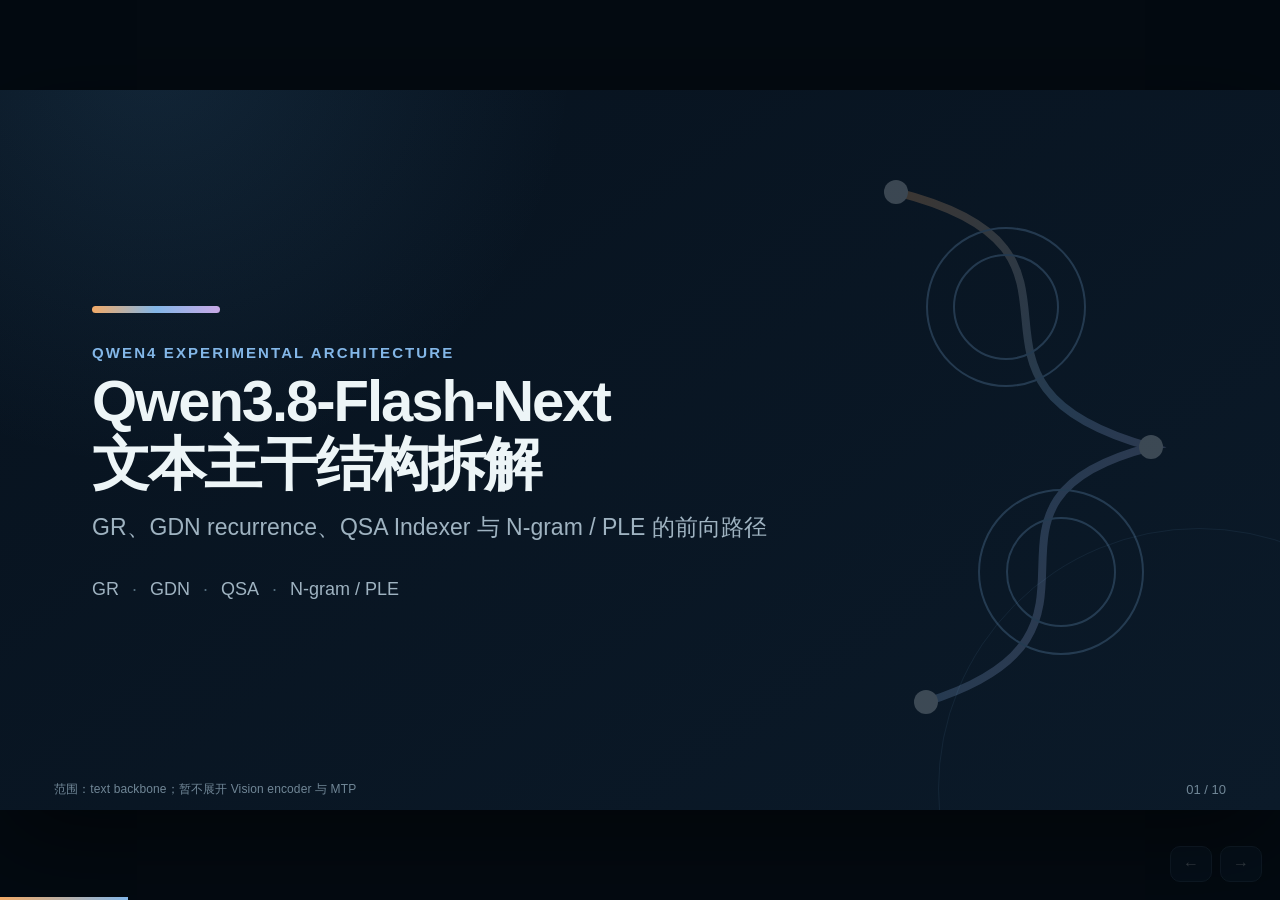
<file: docs/Qwen3.8-flash-next/presentation/index.html>
<!doctype html>
<html lang="zh-CN">
<head>
  <meta charset="utf-8">
  <meta name="viewport" content="width=device-width, initial-scale=1">
  <title>Qwen3.8-Flash-Next 文本主干结构拆解</title>
  <link rel="icon" href="data:,">
  <link rel="stylesheet" href="vendor/katex/katex.min.css">
  <link rel="stylesheet" href="deck.css">
</head>
<body>
  <main id="viewport" aria-live="polite">
    <section class="slide title-slide active" aria-label="Title">
      <div class="accent-rule"></div>
      <div class="kicker">Qwen4 experimental architecture</div>
      <h1>Qwen3.8-Flash-Next<br>文本主干结构拆解</h1>
      <p class="subhead">GR、GDN recurrence、QSA Indexer 与 N-gram / PLE 的前向路径</p>
      <div class="topics"><span>GR</span><span>GDN</span><span>QSA</span><span>N-gram / PLE</span></div>
      <svg class="title-art" viewBox="0 0 390 590" aria-hidden="true">
        <defs><linearGradient id="title-gradient" x1="0" y1="0" x2="1" y2="1"><stop stop-color="#f2aa67"/><stop offset=".52" stop-color="#83b7e8"/><stop offset="1" stop-color="#c8a9e6"/></linearGradient></defs>
        <path d="M60 40 C300 100 80 230 315 295 C100 350 315 480 90 550" fill="none" stroke="url(#title-gradient)" stroke-width="8"/>
        <g fill="#edf5f7">
          <circle cx="60" cy="40" r="12"/><circle cx="315" cy="295" r="12"/><circle cx="90" cy="550" r="12"/>
        </g>
        <g fill="none" stroke="#83b7e8" stroke-width="2">
          <circle cx="170" cy="155" r="52"/><circle cx="170" cy="155" r="79"/><circle cx="225" cy="420" r="54"/><circle cx="225" cy="420" r="82"/>
        </g>
      </svg>
      <div class="source">范围：text backbone；暂不展开 Vision encoder 与 MTP</div>
      <div class="page-no">01 / 10</div>
    </section>

    <section class="slide" aria-label="Overview positioning">
      <header class="slide-header">
        <div><div class="kicker">01 · Overview</div><h2>相对 Qwen3.5，Flash-Next 改了四条主路径</h2></div>
        <div class="chapter-no">ARCHITECTURE DELTA</div>
      </header>
      <div class="two-col">
        <div class="visual">
          <div class="overview-map">
            <div class="base"><span>Qwen3.5 text backbone</span><strong>→ Qwen3.8-Flash-Next</strong></div>
            <div class="change-row" style="--accent:var(--orange)"><div class="old">Residual [d]</div><div class="arrow">→</div><div class="new">Gated Residual [4d]<small>GR Read 聚合；GR Write 分路写回</small></div></div>
            <div class="change-row" style="--accent:var(--green)"><div class="old">GDN hybrid</div><div class="arrow">→</div><div class="new">GDN + sigmoid output gate<small>固定大小 recurrent state；每 4 层占 3 层</small></div></div>
            <div class="change-row" style="--accent:var(--blue)"><div class="old">Full attention</div><div class="arrow">→</div><div class="new">Qwen Sparse Attention<small>4-token block Indexer + sparse exact attention</small></div></div>
            <div class="change-row" style="--accent:var(--purple)"><div class="old">Vocabulary emb.</div><div class="arrow">＋</div><div class="new">N-gram embedding + PLE<small>Layer 2 额外注入 host-resident parameter lookup</small></div></div>
          </div>
        </div>
        <div class="detail">
          <p class="detail-lead">四个模块分别修改 residual state、token mixer、attention candidate set 与输入侧参数容量。</p>
          <div class="bullets" style="--accent:var(--blue)">
            <div class="bullet"><div><strong>Residual path：</strong>hidden width 仍为 2560；跨层 residual state 扩展为 4×2560。</div></div>
            <div class="bullet"><div><strong>Token mixing：</strong>GDN 保存有限维递推状态；QSA 周期性访问原始 token states。</div></div>
            <div class="bullet"><div><strong>Parameter lookup：</strong>N-gram 表增加 51B 非激活参数，查表结果仅在 Layer 2 注入。</div></div>
          </div>
          <div class="metric-row">
            <div class="metric" style="--accent:var(--orange)"><div class="value">125B</div><div class="label">main model</div></div>
            <div class="metric" style="--accent:var(--blue)"><div class="value">6B</div><div class="label">active / token</div></div>
            <div class="metric" style="--accent:var(--purple)"><div class="value">+51B</div><div class="label">N-gram table</div></div>
            <div class="metric" style="--accent:var(--green)"><div class="value">262K</div><div class="label">native context</div></div>
          </div>
        </div>
      </div>
      <div class="source">Source: Qwen3.8-Flash-Next technical report §1; official checkpoint config</div><div class="page-no">02 / 10</div>
    </section>

    <section class="slide" aria-label="Official architecture overview">
      <header class="slide-header">
        <div><div class="kicker">01 · Overview</div><h2>48 层按 [GDN, GDN, GDN, QSA] 重复 12 次</h2></div>
        <div class="chapter-no">48-LAYER BACKBONE</div>
      </header>
      <div class="two-col">
        <div class="visual light visual-pad"><img src="assets/qwen38-architecture.png" alt="Official Qwen3.8-Flash-Next architecture diagram"></div>
        <div class="detail">
          <p class="detail-lead">每个 decoder layer 仍包含 token mixer 与 MoE；两者都通过 GR 接入 4d residual state。</p>
          <div class="bullets" style="--accent:var(--green)">
            <div class="bullet"><div><strong>Token mixer schedule：</strong><code>3×GDN + 1×QSA</code> 构成一个 4-layer block。</div></div>
            <div class="bullet"><div><strong>Layer forward：</strong><code>GR Read → mixer → GR Write → GR Read → MoE → GR Write</code>。</div></div>
            <div class="bullet"><div><strong>PLE placement：</strong><code>ple_layer_ids=[2]</code> 为 1-indexed；注入发生在 Layer 2 第一次 GR Read 之前。</div></div>
            <div class="bullet"><div><strong>Final mixer：</strong>最后一次 GR Read 只做 combine，将 <span class="math-inline" data-tex="[B,T,4d]"></span> 还原为 <span class="math-inline" data-tex="[B,T,d]"></span>。</div></div>
          </div>
          <div class="chipline"><span>4 residual streams</span><span>512 experts</span><span>10 routed + 1 shared</span></div>
        </div>
      </div>
      <div class="source">Source: Qwen official architecture diagram; technical report Fig. 1</div><div class="page-no">03 / 10</div>
    </section>

    <section class="slide" aria-label="Gated Residual">
      <header class="slide-header">
        <div><div class="kicker">03 · Gated Residual</div><h2>GR Read: 4d → d；GR Write: d → 4d</h2></div>
        <div class="chapter-no">READ · MIX · WRITE</div>
      </header>
      <div class="two-col">
        <div class="visual visual-pad">
          <svg class="diagram" viewBox="0 0 700 510" role="img" aria-label="Four residual branches read into one sublayer and written back">
            <defs><marker id="arrow-gr" markerWidth="8" markerHeight="8" refX="7" refY="4" orient="auto"><path d="M0 0 L8 4 L0 8 Z" fill="#88a6ba"/></marker></defs>
            <text x="36" y="44" fill="#9fb3c1" font-size="18">Expanded Residual</text>
            <foreignObject x="205" y="20" width="190" height="34"><div xmlns="http://www.w3.org/1999/xhtml" class="svg-math left" data-tex="H\in\mathbb{R}^{4d}"></div></foreignObject>
            <g stroke="#35546b" stroke-width="2">
              <line x1="64" y1="105" x2="380" y2="105"/><line x1="64" y1="185" x2="380" y2="185"/>
              <line x1="64" y1="265" x2="380" y2="265"/><line x1="64" y1="345" x2="380" y2="345"/>
            </g>
            <g font-size="17" font-weight="700">
              <rect x="55" y="79" width="145" height="52" rx="15" fill="#162c41" stroke="#f2aa67"/><text x="77" y="112" fill="#edf5f7">Branch 0</text>
              <rect x="55" y="159" width="145" height="52" rx="15" fill="#162c41" stroke="#83b7e8"/><text x="77" y="192" fill="#edf5f7">Branch 1</text>
              <rect x="55" y="239" width="145" height="52" rx="15" fill="#162c41" stroke="#a9d5ad"/><text x="77" y="272" fill="#edf5f7">Branch 2</text>
              <rect x="55" y="319" width="145" height="52" rx="15" fill="#162c41" stroke="#c8a9e6"/><text x="77" y="352" fill="#edf5f7">Branch 3</text>
            </g>
            <g fill="none" stroke="#88a6ba" stroke-width="2" marker-end="url(#arrow-gr)">
              <path d="M205 105 C285 105 300 150 380 193"/><path d="M205 185 C285 185 300 190 380 213"/>
              <path d="M205 265 C285 265 300 245 380 233"/><path d="M205 345 C285 345 300 285 380 253"/>
            </g>
            <rect x="377" y="167" width="135" height="112" rx="20" fill="#2b2430" stroke="#f2aa67" stroke-width="2"/>
            <text x="411" y="207" fill="#f2aa67" font-size="20" font-weight="750">GR Read</text>
            <text x="401" y="239" fill="#d8e3e8" font-size="15">element-wise gate</text>
            <text x="409" y="262" fill="#9fb3c1" font-size="14">mean over 4</text>
            <line x1="512" y1="223" x2="565" y2="223" stroke="#88a6ba" stroke-width="2" marker-end="url(#arrow-gr)"/>
            <rect x="565" y="178" width="106" height="90" rx="18" fill="#162c41" stroke="#a9d5ad" stroke-width="2"/>
            <text x="586" y="215" fill="#edf5f7" font-size="18" font-weight="740">GDN /</text><text x="589" y="240" fill="#edf5f7" font-size="18" font-weight="740">QSA / MoE</text>
            <path d="M618 269 L618 412 L450 412" fill="none" stroke="#88a6ba" stroke-width="2" marker-end="url(#arrow-gr)"/>
            <rect x="315" y="380" width="135" height="65" rx="18" fill="#1b2a3b" stroke="#83b7e8" stroke-width="2"/>
            <text x="339" y="420" fill="#83b7e8" font-size="20" font-weight="750">GR Write</text>
            <g fill="none" stroke="#88a6ba" stroke-width="2" marker-end="url(#arrow-gr)">
              <path d="M315 412 C255 412 255 105 205 105"/><path d="M315 412 C268 412 268 185 205 185"/>
              <path d="M315 412 C280 412 280 265 205 265"/><path d="M315 412 C293 412 293 345 205 345"/>
            </g>
            <text x="56" y="472" fill="#9fb3c1" font-size="16">原始 H 直通；子层输出 y 按 branch scalar gate 写回</text>
          </svg>
        </div>
        <div class="detail">
          <p class="detail-lead">子层接口保持 d=2560；只有跨层保存的 residual state 扩展到 4d。</p>
          <div class="bullets" style="--accent:var(--orange)">
            <div class="bullet"><div><strong>Group RMSNorm：</strong>对 4 个 2560-d branch 分别计算 RMS，避免 branch scale 相互耦合。</div></div>
            <div class="bullet"><div><strong>Read gate：</strong><span class="math-inline" data-tex="g_{\mathrm{read}}\in\mathbb{R}^{B\times T\times4\times d}"></span>，逐 branch、逐 channel 加权后在 branch 维求均值。</div></div>
            <div class="bullet"><div><strong>Write gate：</strong><span class="math-inline" data-tex="g_{\mathrm{write}}\in\mathbb{R}^{B\times T\times4}"></span>，每路用一个标量缩放同一子层输出 <span class="math-inline" data-tex="y"></span>。</div></div>
            <div class="bullet"><div><strong>Identity path：</strong>更新是 <span class="math-inline" data-tex="H+\Delta H"></span>；未经归一化的 <span class="math-inline" data-tex="H"></span> 保持直通。</div></div>
          </div>
          <div class="formula" style="--accent:var(--orange)"><div data-tex="\begin{aligned}h&amp;=\operatorname{mean}_{i=1}^{4}\!\left(g_{\mathrm{read},i}\odot\operatorname{RMSNorm}(H_i)\right)\\H_i&amp;\leftarrow H_i+g_{\mathrm{write},i}\,y\end{aligned}" data-display="true"></div></div>
        </div>
      </div>
      <div class="source">Source: Qwen technical report §2.2; Transformers Qwen4ExpTextGatedResidual</div><div class="page-no">04 / 10</div>
    </section>

    <section class="slide gdn-slide" aria-label="Gated DeltaNet">
      <header class="slide-header">
        <div><div class="kicker">04 · Gated DeltaNet</div><h2>GDN 的一步递推：decay → delta update → read</h2></div>
        <div class="chapter-no">ONE RECURRENT STEP</div>
      </header>
      <div class="two-col">
        <div class="visual visual-pad">
          <svg class="diagram" viewBox="0 0 700 510" role="img" aria-label="A single token step of Gated DeltaNet recurrence">
            <defs><marker id="arrow-gdn" markerWidth="8" markerHeight="8" refX="7" refY="4" orient="auto"><path d="M0 0 L8 4 L0 8 Z" fill="#88a6ba"/></marker></defs>
            <text x="30" y="30" fill="#9fb3c1" font-size="16">sequence position t</text>
            <rect x="28" y="49" width="155" height="62" rx="16" fill="#172c41" stroke="#83b7e8" stroke-width="2"/>
            <foreignObject x="35" y="56" width="140" height="27"><div xmlns="http://www.w3.org/1999/xhtml" class="svg-math" data-tex="\text{current hidden }x_t"></div></foreignObject>
            <text x="105" y="97" text-anchor="middle" fill="#a9bdc8" font-size="13">不是 BOS / sequence 起点</text>
            <path d="M183 80 L220 80" fill="none" stroke="#88a6ba" stroke-width="2" marker-end="url(#arrow-gdn)"/>
            <rect x="222" y="39" width="205" height="84" rx="16" fill="#203448" stroke="#83b7e8"/>
            <text x="325" y="62" text-anchor="middle" fill="#edf5f7" font-size="17" font-weight="750">linear projections</text>
            <foreignObject x="230" y="73" width="190" height="22"><div xmlns="http://www.w3.org/1999/xhtml" class="svg-math small" data-tex="q_t,k_t,v_t\to\operatorname{Conv1d}(k=4)"></div></foreignObject>
            <foreignObject x="230" y="95" width="190" height="22"><div xmlns="http://www.w3.org/1999/xhtml" class="svg-math small" data-tex="\alpha_t,\beta_t,z_t\leftarrow x_t"></div></foreignObject>
            <path d="M278 123 C278 148 303 153 303 182" fill="none" stroke="#88a6ba" stroke-width="2" marker-end="url(#arrow-gdn)"/>

            <rect x="28" y="185" width="155" height="82" rx="17" fill="#192d3e" stroke="#a9d5ad" stroke-width="2"/>
            <foreignObject x="35" y="196" width="140" height="30"><div xmlns="http://www.w3.org/1999/xhtml" class="svg-math" data-tex="S_{t-1}\in\mathbb{R}^{d_k\times d_v}"></div></foreignObject>
            <text x="105" y="239" text-anchor="middle" fill="#a9bdc8" font-size="14">由 prefix 累积的 state</text>
            <text x="105" y="257" text-anchor="middle" fill="#a9bdc8" font-size="13">per value head</text>
            <path d="M183 226 L223 226" fill="none" stroke="#88a6ba" stroke-width="2" marker-end="url(#arrow-gdn)"/>
            <rect x="225" y="185" width="155" height="82" rx="17" fill="#24352f" stroke="#a9d5ad" stroke-width="2"/>
            <text x="303" y="211" text-anchor="middle" fill="#a9d5ad" font-size="17" font-weight="750">① global decay</text>
            <foreignObject x="235" y="224" width="136" height="28"><div xmlns="http://www.w3.org/1999/xhtml" class="svg-math" data-tex="\widetilde S_{t-1}=\alpha_tS_{t-1}"></div></foreignObject>
            <foreignObject x="235" y="248" width="136" height="23"><div xmlns="http://www.w3.org/1999/xhtml" class="svg-math small" data-tex="\alpha_t\in(0,1)\;\text{，整张矩阵缩放}"></div></foreignObject>

            <path d="M380 226 L416 226" fill="none" stroke="#88a6ba" stroke-width="2" marker-end="url(#arrow-gdn)"/>
            <path d="M355 117 C355 144 470 145 470 180" fill="none" stroke="#88a6ba" stroke-width="2" marker-end="url(#arrow-gdn)"/>
            <rect x="418" y="176" width="250" height="101" rx="17" fill="#2b2935" stroke="#c8a9e6" stroke-width="2"/>
            <text x="543" y="202" text-anchor="middle" fill="#c8a9e6" font-size="17" font-weight="750">② predict → delta</text>
            <foreignObject x="440" y="214" width="206" height="28"><div xmlns="http://www.w3.org/1999/xhtml" class="svg-math" data-tex="\widehat v_t=\widetilde S_{t-1}^{\top}k_t"></div></foreignObject>
            <foreignObject x="440" y="239" width="206" height="28"><div xmlns="http://www.w3.org/1999/xhtml" class="svg-math" data-tex="\delta_t=\beta_t(v_t-\widehat v_t)"></div></foreignObject>
            <text x="543" y="270" text-anchor="middle" fill="#a9bdc8" font-size="12">只写当前 key 已有联想的误差</text>

            <path d="M543 277 L543 306 L383 306 L383 326" fill="none" stroke="#88a6ba" stroke-width="2" marker-end="url(#arrow-gdn)"/>
            <path d="M303 267 L303 306 L335 306 L335 326" fill="none" stroke="#88a6ba" stroke-width="2" marker-end="url(#arrow-gdn)"/>
            <rect x="225" y="329" width="230" height="78" rx="17" fill="#293126" stroke="#a9d5ad" stroke-width="2"/>
            <text x="340" y="355" text-anchor="middle" fill="#a9d5ad" font-size="17" font-weight="750">③ rank-1 update</text>
            <foreignObject x="245" y="367" width="190" height="32"><div xmlns="http://www.w3.org/1999/xhtml" class="svg-math" data-tex="S_t=\widetilde S_{t-1}+k_t\delta_t^{\top}"></div></foreignObject>

            <path d="M455 368 L491 368" fill="none" stroke="#88a6ba" stroke-width="2" marker-end="url(#arrow-gdn)"/>
            <path d="M397 117 C397 145 624 140 624 327" fill="none" stroke="#88a6ba" stroke-width="2" marker-end="url(#arrow-gdn)"/>
            <rect x="493" y="329" width="175" height="78" rx="17" fill="#1e3041" stroke="#83b7e8" stroke-width="2"/>
            <text x="580" y="355" text-anchor="middle" fill="#83b7e8" font-size="17" font-weight="750">④ read + output gate</text>
            <foreignObject x="505" y="365" width="150" height="32"><div xmlns="http://www.w3.org/1999/xhtml" class="svg-math" data-tex="y_t=S_t^{\top}q_t;\ \sigma(z_t)"></div></foreignObject>

            <rect x="28" y="436" width="640" height="52" rx="14" fill="#101f2e" stroke="#35546b"/>
            <foreignObject x="48" y="442" width="250" height="22"><div xmlns="http://www.w3.org/1999/xhtml" class="svg-math small left orange" data-tex="\text{unit-key example: }r=S^{\top}k"></div></foreignObject>
            <foreignObject x="48" y="461" width="600" height="28"><div xmlns="http://www.w3.org/1999/xhtml" class="svg-math small left" data-tex="r=[.20,.60]\xrightarrow{\alpha=.8}[.16,.48]\xrightarrow{\beta=.5,\,v=[1,.2]}\delta=[.42,-.14]\Rightarrow r'=[.58,.34]"></div></foreignObject>
          </svg>
        </div>
        <div class="detail">
          <p class="detail-lead">图中的 t 是同一 sequence 内的当前位置；递推在所有 token 上按因果顺序重复。</p>
          <div class="bullets" style="--accent:var(--green)">
            <div class="bullet"><div><strong>State carried across tokens：</strong><span class="math-inline" data-tex="S_{t-1}"></span> 来自 prefix；不是从当前 token 的圆点重新开始。</div></div>
            <div class="bullet"><div><strong>Local front-end：</strong><span class="math-inline" data-tex="q_t,k_t,v_t"></span> 还包含 depthwise causal Conv1d 对 <span class="math-inline" data-tex="x_{t-3:t}"></span> 的局部混合。</div></div>
            <div class="bullet"><div><strong>Decay <span class="math-inline" data-tex="\alpha_t"></span>：</strong>先对整个 state 衰减，控制该 head 的全局记忆寿命。</div></div>
            <div class="bullet"><div><strong>Delta <span class="math-inline" data-tex="\beta_t"></span>：</strong>先读出 key <span class="math-inline" data-tex="k_t"></span> 当前关联的值，再把 prediction error 按 <span class="math-inline" data-tex="\beta_t"></span> 写回。</div></div>
            <div class="bullet"><div><strong>Read / output：</strong><span class="math-inline" data-tex="q_t"></span> 从更新后的 <span class="math-inline" data-tex="S_t"></span> 读取；结果经 RMSNorm、<span class="math-inline" data-tex="\sigma(z_t)"></span> 和 out projection。</div></div>
          </div>
          <div class="formula" style="--accent:var(--green)"><div data-tex="\begin{aligned}\alpha_t&amp;=\exp\!\left[-\exp(A)\,\operatorname{softplus}(W_\alpha x_t+b_\alpha)\right]\\\beta_t&amp;=\sigma(W_\beta x_t),\qquad S_t\in\mathbb{R}^{128\times128}\;/\;\text{V-head}\end{aligned}" data-display="true"></div></div>
        </div>
      </div>
      <div class="source">Source: Qwen technical report §2.1.1, Eq. 1–11; implementation uses a d_k × d_v state convention</div><div class="page-no">05 / 10</div>
    </section>

    <section class="slide" aria-label="Qwen Sparse Attention">
      <header class="slide-header">
        <div><div class="kicker">05 · Qwen Sparse Attention</div><h2>Block-level Indexer 选候选，Sparse Core 做精确 Attention</h2></div>
        <div class="chapter-no">INDEXER + CORE</div>
      </header>
      <div class="two-col">
        <div class="visual light visual-pad"><img src="assets/qsa-figure.png" alt="Qwen Sparse Attention overview from the technical report"></div>
        <div class="detail">
          <p class="detail-lead">Indexer 只构造 sparse mask；QSA 的 value aggregation 仍由标准 softmax attention 完成。</p>
          <div class="bullets" style="--accent:var(--blue)">
            <div class="bullet"><div><strong>Block key：</strong>连续 4 个未加 RoPE 的 raw K 取均值并 RMSNorm，再使用 block 起点 position 施加 Partial RoPE。</div></div>
            <div class="bullet"><div><strong>Indexer score：</strong>4 个 query heads 计算 <span class="math-inline" data-tex="\frac{1}{\sqrt{128}}\sum_{h=1}^{4}\operatorname{ReLU}(q_h^\top k_b)"></span>。</div></div>
            <div class="bullet"><div><strong>Selection：</strong>最多选择 512 个完整 block，展开为最多 2048 个 token；不完整 causal tail 始终保留。</div></div>
            <div class="bullet"><div><strong>Sparse Core：</strong>24Q / 2KV GQA 在 <span class="math-inline" data-tex="M_{\mathrm{causal}}\land M_{\mathrm{indexer}}"></span> 上计算精确 softmax。</div></div>
          </div>
          <div class="formula" style="--accent:var(--blue)"><div data-tex="\begin{aligned}\text{Indexer:}&amp;\quad O(T^2/4)\\\text{Sparse Core:}&amp;\quad O(T\cdot2048)\end{aligned}" data-display="true"></div></div>
        </div>
      </div>
      <div class="source">Source: Qwen technical report Fig. 3 and §2.1.2</div><div class="page-no">06 / 10</div>
    </section>

    <section class="slide" aria-label="QSA Indexer training">
      <header class="slide-header">
        <div><div class="kicker">05 · QSA Training</div><h2>Indexer 先 dense distillation，再切换到 sparse CPT</h2></div>
        <div class="chapter-no">TWO-STAGE CPT</div>
      </header>
      <div class="two-col">
        <div class="visual">
          <div class="stage-flow">
            <div class="stage" style="--accent:var(--orange)">
              <div class="stage-no">Stage 1</div>
              <div class="stage-body"><strong>Dense Distillation</strong>Full Attention 多头概率 → token relevance → 4-token MaxPool → all-block KL。只更新 Indexer。</div>
            </div>
            <div class="stage-arrow">↓ 先建立 block-level relevance，再切换到 TopK mask</div>
            <div class="stage" style="--accent:var(--blue)">
              <div class="stage-no">Stage 2</div>
              <div class="stage-body"><strong>Sparse Joint Training</strong>LM loss 让 backbone 适应 TopK 上下文；selected-block KL 继续校准 Indexer。</div>
            </div>
          </div>
        </div>
        <div class="detail">
          <p class="detail-lead">LM loss 可更新被选中的 sparse attention 路径，但梯度不能穿过离散 TopK 改变候选集合。</p>
          <div class="bullets" style="--accent:var(--blue)">
            <div class="bullet"><div><strong>Stage 1：</strong>1,000 steps，8×256K tokens/step，约 2B tokens，<span class="math-inline" data-tex="\mathrm{LR}=10^{-3}"></span>。</div></div>
            <div class="bullet"><div><strong>Stage 2：</strong>8,000 steps，96×256K tokens/step，约 200B tokens，<span class="math-inline" data-tex="\mathrm{LR}=2.5\times10^{-5}"></span>。</div></div>
            <div class="bullet"><div><strong>Selected-block KL：</strong>Stage 2 只对已选 block 校准分数；未选 block 当步没有直接监督。</div></div>
          </div>
          <div class="formula" style="--accent:var(--blue)"><div data-tex="\begin{aligned}\text{Stage 1: }&amp;D_{\mathrm{KL}}\!\left(\hat a_{i,:}\,\middle\|\,\operatorname{softmax}(I_{i,:})\right)\\\text{Stage 2: }&amp;D_{\mathrm{KL}}\!\left(\hat a_{i,B_i}\,\middle\|\,\operatorname{softmax}(I_{i,B_i})\right)\end{aligned}" data-display="true"></div></div>
        </div>
      </div>
      <div class="source">Source: Qwen technical report §2.1.2, Eq. 17–20; joint-loss weighting and stop-gradient details are not disclosed</div><div class="page-no">07 / 10</div>
    </section>

    <section class="slide" aria-label="N-gram embedding lookup">
      <header class="slide-header">
        <div><div class="kicker">07 · N-gram Embedding</div><h2>16 个地址并行查表，concat 为 2560-d PLE embedding</h2></div>
        <div class="chapter-no">HASH + LOOKUP</div>
      </header>
      <div class="two-col">
        <div class="visual visual-pad">
          <svg class="diagram" viewBox="0 0 700 510" role="img" aria-label="N-gram hashing and embedding table lookup">
            <defs><marker id="arrow-ng" markerWidth="8" markerHeight="8" refX="7" refY="4" orient="auto"><path d="M0 0 L8 4 L0 8 Z" fill="#88a6ba"/></marker></defs>
            <text x="38" y="42" fill="#9fb3c1" font-size="17">local token context</text>
            <g font-size="19" text-anchor="middle">
              <rect x="38" y="68" width="110" height="58" rx="15" fill="#172c41" stroke="#83b7e8"/><foreignObject x="55" y="82" width="76" height="30"><div xmlns="http://www.w3.org/1999/xhtml" class="svg-math" data-tex="x_{t-2}"></div></foreignObject>
              <rect x="164" y="68" width="110" height="58" rx="15" fill="#172c41" stroke="#83b7e8"/><foreignObject x="181" y="82" width="76" height="30"><div xmlns="http://www.w3.org/1999/xhtml" class="svg-math" data-tex="x_{t-1}"></div></foreignObject>
              <rect x="290" y="68" width="110" height="58" rx="15" fill="#172c41" stroke="#f2aa67"/><foreignObject x="307" y="82" width="76" height="30"><div xmlns="http://www.w3.org/1999/xhtml" class="svg-math" data-tex="x_t"></div></foreignObject>
            </g>
            <g stroke="#88a6ba" stroke-width="2" fill="none" marker-end="url(#arrow-ng)">
              <path d="M219 126 L219 165 L180 165 L180 198"/><path d="M345 126 L345 165 L270 165 L270 198"/>
              <path d="M93 126 L93 285 L160 285 L160 318"/><path d="M219 126 L219 285 L245 285 L245 318"/><path d="M345 126 L345 285 L330 285 L330 318"/>
            </g>
            <rect x="118" y="198" width="220" height="62" rx="17" fill="#2a2435" stroke="#c8a9e6" stroke-width="2"/>
            <foreignObject x="135" y="205" width="186" height="28"><div xmlns="http://www.w3.org/1999/xhtml" class="svg-math" data-tex="\text{Bigram mixed id }H_2"></div></foreignObject>
            <foreignObject x="135" y="232" width="186" height="25"><div xmlns="http://www.w3.org/1999/xhtml" class="svg-math medium purple" data-tex="x_tm_0\oplus x_{t-1}m_1"></div></foreignObject>
            <rect x="98" y="318" width="270" height="62" rx="17" fill="#2a2435" stroke="#c8a9e6" stroke-width="2"/>
            <foreignObject x="115" y="325" width="236" height="28"><div xmlns="http://www.w3.org/1999/xhtml" class="svg-math" data-tex="\text{Trigram mixed id }H_3"></div></foreignObject>
            <foreignObject x="115" y="352" width="236" height="25"><div xmlns="http://www.w3.org/1999/xhtml" class="svg-math medium purple" data-tex="H_2\oplus x_{t-2}m_2"></div></foreignObject>
            <g stroke="#88a6ba" stroke-width="2" fill="none" marker-end="url(#arrow-ng)"><path d="M338 229 L430 229"/><path d="M368 349 L430 349"/></g>
            <rect x="430" y="176" width="220" height="230" rx="20" fill="#142a40" stroke="#c8a9e6" stroke-width="2"/>
            <text x="540" y="208" text-anchor="middle" fill="#c8a9e6" font-size="18" font-weight="750">one physical table</text>
            <g font-size="15">
              <rect x="456" y="230" width="168" height="34" rx="7" fill="#5a476c"/><text x="540" y="252" text-anchor="middle" fill="#fff">8 × bigram rows</text>
              <rect x="456" y="272" width="168" height="34" rx="7" fill="#715987"/><text x="540" y="294" text-anchor="middle" fill="#fff">8 × trigram rows</text>
              <rect x="456" y="314" width="168" height="34" rx="7" fill="#293f54"/><foreignObject x="464" y="318" width="152" height="27"><div xmlns="http://www.w3.org/1999/xhtml" class="svg-math medium" data-tex="\mathrm{offset}+H\bmod p_j"></div></foreignObject>
              <rect x="456" y="356" width="168" height="34" rx="7" fill="#203448"/><foreignObject x="464" y="360" width="152" height="27"><div xmlns="http://www.w3.org/1999/xhtml" class="svg-math medium" data-tex="[320001536,160]"></div></foreignObject>
            </g>
            <path d="M540 406 L540 450" stroke="#88a6ba" stroke-width="2" marker-end="url(#arrow-ng)"/>
            <foreignObject x="440" y="459" width="200" height="34"><div xmlns="http://www.w3.org/1999/xhtml" class="svg-math" data-tex="16\times160\xrightarrow{\mathrm{concat}}2560"></div></foreignObject>
          </svg>
        </div>
        <div class="detail">
          <p class="detail-lead">Addressing 完全确定且不可学习；反向传播只更新本 batch 实际命中的 embedding rows。</p>
          <div class="bullets" style="--accent:var(--purple)">
            <div class="bullet"><div><strong>Head layout：</strong>8 个 bigram heads + 8 个 trigram heads；每个地址返回 160-d row。</div></div>
            <div class="bullet"><div><strong>Tuple mixing：</strong>固定 seed 经 SplitMix64 产生 position-specific odd multipliers；token id 乘法结果按位 XOR。</div></div>
            <div class="bullet"><div><strong>Multi-mod hash：</strong>mixed id 分别对 8 个不同 prime table sizes 取模；碰撞需要在多个 head 上同时对齐才会完全混淆。</div></div>
            <div class="bullet"><div><strong>Storage：</strong>物理矩阵为 <span class="math-inline" data-tex="[320001536,160]"></span>；BF16 约 95.4 GiB，常驻 host memory 并做异步 prefetch。</div></div>
          </div>
        </div>
      </div>
      <div class="source">Source: Transformers Qwen4-Exp reference implementation; official checkpoint config</div><div class="page-no">08 / 10</div>
    </section>

    <section class="slide" aria-label="PLE injection">
      <header class="slide-header">
        <div><div class="kicker">07 · PLE Injection</div><h2>PLE：token-local branch gate + dilated depthwise Conv1d</h2></div>
        <div class="chapter-no">DILATED DWCONV</div>
      </header>
      <div class="two-col">
        <div class="visual visual-pad">
          <svg class="diagram" viewBox="0 0 700 510" role="img" aria-label="PLE branch gating followed by a dilation-three depthwise causal convolution">
            <defs><marker id="arrow-ple" markerWidth="8" markerHeight="8" refX="7" refY="4" orient="auto"><path d="M0 0 L8 4 L0 8 Z" fill="#88a6ba"/></marker></defs>
            <text x="28" y="28" fill="#9fb3c1" font-size="15">A. token-local gating at position t</text>
            <rect x="28" y="47" width="145" height="58" rx="15" fill="#2b2435" stroke="#c8a9e6" stroke-width="2"/>
            <foreignObject x="40" y="52" width="120" height="26"><div xmlns="http://www.w3.org/1999/xhtml" class="svg-math" data-tex="E_t:\ \text{N-gram}"></div></foreignObject><foreignObject x="35" y="79" width="130" height="24"><div xmlns="http://www.w3.org/1999/xhtml" class="svg-math small purple" data-tex="[d]\to K_t[4,d],\,V_t[d]"></div></foreignObject>
            <rect x="28" y="140" width="145" height="58" rx="15" fill="#142a40" stroke="#f2aa67" stroke-width="2"/>
            <foreignObject x="40" y="145" width="120" height="26"><div xmlns="http://www.w3.org/1999/xhtml" class="svg-math" data-tex="H_t:\ \text{residual}"></div></foreignObject><foreignObject x="35" y="172" width="130" height="24"><div xmlns="http://www.w3.org/1999/xhtml" class="svg-math small orange" data-tex="[4,d]\to Q_t[4,d]"></div></foreignObject>
            <g fill="none" stroke="#88a6ba" stroke-width="2" marker-end="url(#arrow-ple)"><path d="M173 76 L233 76"/><path d="M173 169 L233 169"/></g>
            <rect x="235" y="57" width="205" height="128" rx="17" fill="#203448" stroke="#83b7e8"/>
            <text x="338" y="82" text-anchor="middle" fill="#83b7e8" font-size="16" font-weight="750">per-branch compatibility</text>
            <foreignObject x="250" y="95" width="176" height="28"><div xmlns="http://www.w3.org/1999/xhtml" class="svg-math medium" data-tex="s_{t,i}=\langle q_{t,i},k_{t,i}\rangle/\sqrt d"></div></foreignObject>
            <foreignObject x="250" y="121" width="176" height="28"><div xmlns="http://www.w3.org/1999/xhtml" class="svg-math medium" data-tex="g_{t,i}=\sigma(\operatorname{sign}(s)\sqrt{|s|})"></div></foreignObject>
            <foreignObject x="250" y="147" width="176" height="28"><div xmlns="http://www.w3.org/1999/xhtml" class="svg-math medium" data-tex="U_{t,i}=g_{t,i}V_t"></div></foreignObject>
            <path d="M440 121 L485 121" fill="none" stroke="#88a6ba" stroke-width="2" marker-end="url(#arrow-ple)"/>
            <rect x="487" y="77" width="180" height="88" rx="17" fill="#24352f" stroke="#a9d5ad" stroke-width="2"/>
            <foreignObject x="512" y="88" width="130" height="28"><div xmlns="http://www.w3.org/1999/xhtml" class="svg-math green" data-tex="\text{direct path }U_t"></div></foreignObject>
            <foreignObject x="505" y="116" width="144" height="25"><div xmlns="http://www.w3.org/1999/xhtml" class="svg-math medium" data-tex="\text{4 branches share }V_t"></div></foreignObject>
            <foreignObject x="505" y="139" width="144" height="24"><div xmlns="http://www.w3.org/1999/xhtml" class="svg-math small" data-tex="\text{scalar gate }g_{t,i}\text{ differs}"></div></foreignObject>

            <line x1="28" y1="230" x2="668" y2="230" stroke="#294257"/>
            <text x="28" y="258" fill="#9fb3c1" font-size="15">B. DilatedDWConv(GroupRMSNorm(U)), one channel c</text>
            <text x="28" y="282" fill="#a9bdc8" font-size="13">kernel=4, dilation=3, causal；depthwise 表示不同 channel 之间不混合</text>

            <g fill="#172c41" stroke="#35546b" stroke-width="1.5">
              <circle cx="62" cy="350" r="18"/><circle cx="118" cy="350" r="18"/><circle cx="174" cy="350" r="18"/>
              <circle cx="230" cy="350" r="18"/><circle cx="286" cy="350" r="18"/><circle cx="342" cy="350" r="18"/>
              <circle cx="398" cy="350" r="18"/><circle cx="454" cy="350" r="18"/><circle cx="510" cy="350" r="18"/>
              <circle cx="566" cy="350" r="18"/>
            </g>
            <g>
              <foreignObject x="42" y="366" width="40" height="24"><div xmlns="http://www.w3.org/1999/xhtml" class="svg-math small" data-tex="t-9"></div></foreignObject><foreignObject x="98" y="366" width="40" height="24"><div xmlns="http://www.w3.org/1999/xhtml" class="svg-math small" data-tex="t-8"></div></foreignObject><foreignObject x="154" y="366" width="40" height="24"><div xmlns="http://www.w3.org/1999/xhtml" class="svg-math small" data-tex="t-7"></div></foreignObject>
              <foreignObject x="210" y="366" width="40" height="24"><div xmlns="http://www.w3.org/1999/xhtml" class="svg-math small" data-tex="t-6"></div></foreignObject><foreignObject x="266" y="366" width="40" height="24"><div xmlns="http://www.w3.org/1999/xhtml" class="svg-math small" data-tex="t-5"></div></foreignObject><foreignObject x="322" y="366" width="40" height="24"><div xmlns="http://www.w3.org/1999/xhtml" class="svg-math small" data-tex="t-4"></div></foreignObject>
              <foreignObject x="378" y="366" width="40" height="24"><div xmlns="http://www.w3.org/1999/xhtml" class="svg-math small" data-tex="t-3"></div></foreignObject><foreignObject x="434" y="366" width="40" height="24"><div xmlns="http://www.w3.org/1999/xhtml" class="svg-math small" data-tex="t-2"></div></foreignObject><foreignObject x="490" y="366" width="40" height="24"><div xmlns="http://www.w3.org/1999/xhtml" class="svg-math small" data-tex="t-1"></div></foreignObject><foreignObject x="546" y="366" width="40" height="24"><div xmlns="http://www.w3.org/1999/xhtml" class="svg-math small" data-tex="t"></div></foreignObject>
            </g>
            <g fill="#c8a9e6" stroke="#c8a9e6"><circle cx="62" cy="350" r="10"/><circle cx="230" cy="350" r="10"/><circle cx="398" cy="350" r="10"/><circle cx="566" cy="350" r="10"/></g>
            <rect x="570" y="318" width="96" height="64" rx="14" fill="#2b2435" stroke="#c8a9e6" stroke-width="2"/>
            <foreignObject x="580" y="326" width="76" height="26"><div xmlns="http://www.w3.org/1999/xhtml" class="svg-math" data-tex="C_{t,c}"></div></foreignObject><foreignObject x="575" y="350" width="86" height="25"><div xmlns="http://www.w3.org/1999/xhtml" class="svg-math small purple" data-tex="\mathrm{SiLU}(\Sigma w\widehat U)"></div></foreignObject>
            <g fill="none" stroke="#c8a9e6" stroke-width="1.7" marker-end="url(#arrow-ple)">
              <path d="M62 332 C155 287 500 286 570 333"/><path d="M230 332 C310 300 505 303 570 340"/>
              <path d="M398 332 C458 312 525 318 570 346"/><path d="M566 350 L570 350"/>
            </g>
            <rect x="28" y="426" width="638" height="58" rx="15" fill="#101f2e" stroke="#35546b"/>
            <foreignObject x="45" y="433" width="604" height="28"><div xmlns="http://www.w3.org/1999/xhtml" class="svg-math medium" data-tex="C_{t,c}=\operatorname{SiLU}\!\left(w_{0,c}\widehat U_{t,c}+w_{1,c}\widehat U_{t-3,c}+w_{2,c}\widehat U_{t-6,c}+w_{3,c}\widehat U_{t-9,c}\right)"></div></foreignObject>
            <foreignObject x="90" y="457" width="514" height="28"><div xmlns="http://www.w3.org/1999/xhtml" class="svg-math medium green" data-tex="H_t\leftarrow H_t+U_t+C_t\qquad\text{(conv weights zero-initialized)}"></div></foreignObject>
          </svg>
        </div>
        <div class="detail">
          <p class="detail-lead">Direct path 不再沿 T 维 mixing；卷积分支在门控后的 U 上增加稀疏局部 receptive field。</p>
          <div class="bullets" style="--accent:var(--purple)">
            <div class="bullet"><div><strong>Token-local gate：</strong>由 <span class="math-inline" data-tex="H_t"></span> 得到 Q、由 <span class="math-inline" data-tex="E_t"></span> 得到 K；二者只在同一位置、同一 branch 做点积，没有 softmax。</div></div>
            <div class="bullet"><div><strong>Shared value：</strong>4 个 branch 使用同一 <span class="math-inline" data-tex="V_t\in\mathbb{R}^{d}"></span>，但分别乘 <span class="math-inline" data-tex="g_{t,i}"></span>。</div></div>
            <div class="bullet"><div><strong>Dilated taps：</strong>输出 <span class="math-inline" data-tex="C_t"></span> 读取 <span class="math-inline" data-tex="\hat U_t,\hat U_{t-3},\hat U_{t-6},\hat U_{t-9}"></span>；最大回看距离为 9。</div></div>
            <div class="bullet"><div><strong>Depthwise：</strong>10240 个 channel 各自拥有 4 个 temporal weights，不在 branch / hidden channel 之间做 mixing。</div></div>
            <div class="bullet"><div><strong>Initialization：</strong>conv weights 为 0，所以初始前向只有 direct <code>U</code>；该局部分支由训练逐步打开。</div></div>
          </div>
        </div>
      </div>
      <div class="source">Source: Transformers Qwen4-Exp reference implementation; technical report §2.3</div><div class="page-no">09 / 10</div>
    </section>

    <section class="slide" aria-label="Architecture synthesis">
      <header class="slide-header">
        <div><div class="kicker">Architecture summary</div><h2>四个模块分别作用于四类 state</h2></div>
        <div class="chapter-no">MODULE BOUNDARIES</div>
      </header>
      <div class="two-col">
        <div class="visual">
          <div class="memory-stack">
            <div class="memory-layer" style="--accent:var(--purple)"><strong>N-gram / PLE</strong><p>离散 tuple → host embedding rows → Layer 2 residual injection</p><em>lookup state</em></div>
            <div class="memory-layer" style="--accent:var(--green)"><strong>GDN</strong><p>prefix → fixed-size <span class="math-inline" data-tex="S_t"></span>；每个 token 做 recurrent rank-1 update</p><em>O(1) decode state</em></div>
            <div class="memory-layer" style="--accent:var(--blue)"><strong>QSA</strong><p>Indexer mask → selected raw token K/V → exact softmax</p><em>sparse KV access</em></div>
            <div class="memory-layer" style="--accent:var(--orange)"><strong>GR</strong><p><span class="math-inline" data-tex="[B,T,4d]\leftrightarrow[B,T,d]"></span>；控制 sublayer 的 read / write</p><em>residual routing</em></div>
          </div>
        </div>
        <div class="detail">
          <p class="detail-lead">分析计算量、cache 或梯度路径时，应先确认讨论的是哪一种 state。</p>
          <div class="bullets" style="--accent:var(--orange)">
            <div class="bullet"><div><strong>GDN state：</strong>大小与 context length 无关，但它是有损的 prefix summary。</div></div>
            <div class="bullet"><div><strong>QSA KV：</strong>仍保留 token-level K/V；稀疏化降低每个 query 实际访问的候选数。</div></div>
            <div class="bullet"><div><strong>PLE table：</strong>增加参数容量但不增加 backbone hidden width；只对命中 rows 产生梯度。</div></div>
            <div class="bullet"><div><strong>GR state：</strong>沿 depth 传播 4d residual，不是时间递推 cache。</div></div>
          </div>
          <div class="formula summary-formula" style="--accent:var(--orange)"><div data-tex="\begin{array}{c|c}\text{GDN · time recurrence}&amp;S_t\\\text{QSA · token retrieval}&amp;\mathrm{KV}\\\text{GR · depth recurrence}&amp;H^{(\ell)}\\\text{PLE · parameter lookup}&amp;E_{\mathrm{table}}\end{array}" data-display="true"></div></div>
        </div>
      </div>
      <div class="source">Source: synthesis of Qwen technical report §§2.1–2.3 and the Qwen4-Exp reference implementation</div><div class="page-no">10 / 10</div>
    </section>
  </main>

  <div class="nav" aria-label="Slide navigation"><button id="prev" aria-label="Previous slide">←</button><button id="next" aria-label="Next slide">→</button></div>
  <div class="progress" aria-hidden="true"></div>
  <script src="vendor/katex/katex.min.js"></script>
  <script src="deck.js"></script>
</body>
</html>
</file>
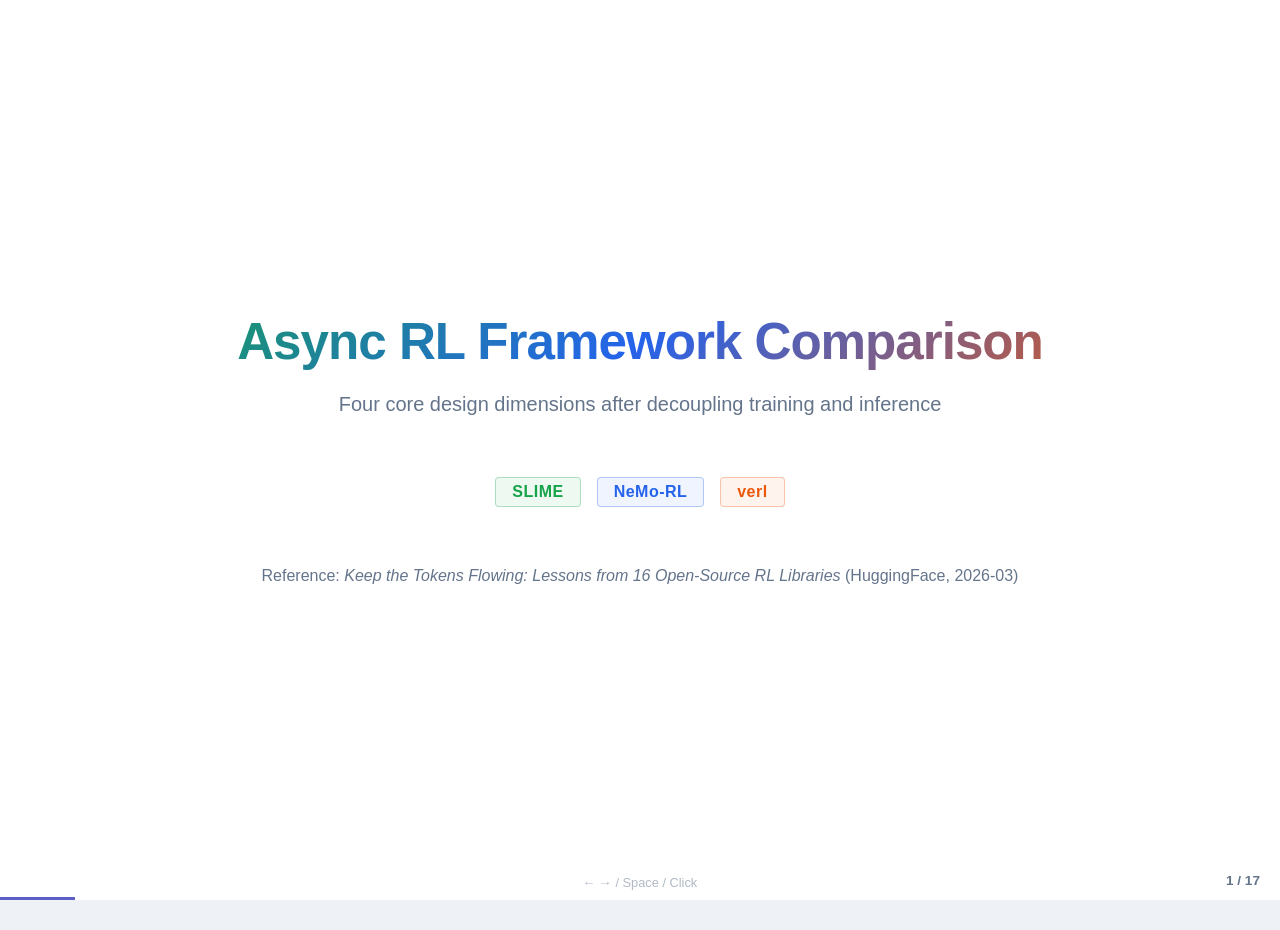
<file: docs-en/async-rl/async-rl-comparison-slides-en.html>
<!DOCTYPE html>
<html lang="en">
<head>
<meta charset="UTF-8">
<meta name="viewport" content="width=device-width, initial-scale=1.0">
<title>Async RL Framework Comparison: SLIME / NeMo-RL / verl</title>
<style>
  /* ============ Reset & Base ============ */
  *, *::before, *::after { box-sizing: border-box; margin: 0; padding: 0; }

  :root {
    --bg: #eef1f5;
    --bg-slide: #ffffff;
    --bg-card: #f6f8fb;
    --bg-card-hover: #eef1f6;
    --text: #334155;
    --text-bright: #0f172a;
    --text-dim: #64748b;
    --border: #d8dce6;
    --accent: #5b5fc7;

    --slime: #16a34a;
    --slime-bg: rgba(22,163,74,0.07);
    --slime-border: rgba(22,163,74,0.30);

    --nemo: #2563eb;
    --nemo-bg: rgba(37,99,235,0.07);
    --nemo-border: rgba(37,99,235,0.30);

    --verl: #ea580c;
    --verl-bg: rgba(234,88,12,0.07);
    --verl-border: rgba(234,88,12,0.30);

    --red: #dc2626;
    --yellow: #ca8a04;
    --green: #16a34a;
  }

  html { font-size: 16px; }

  body {
    font-family: -apple-system, BlinkMacSystemFont, "Segoe UI", sans-serif;
    background: var(--bg);
    color: var(--text);
    overflow: hidden;
    height: 100vh;
    width: 100vw;
  }

  /* ============ Slide Container ============ */
  .deck {
    position: relative;
    width: 100vw;
    height: 100vh;
  }

  .slide {
    position: absolute;
    inset: 0;
    display: flex;
    flex-direction: column;
    justify-content: center;
    padding: 3rem 5rem;
    opacity: 0;
    visibility: hidden;
    transition: opacity 0.45s ease, transform 0.45s ease;
    transform: translateX(40px);
    background: var(--bg-slide);
  }

  .slide.active {
    opacity: 1;
    visibility: visible;
    transform: translateX(0);
  }

  /* ============ Typography ============ */
  h1 {
    font-size: 2.8rem;
    font-weight: 700;
    color: var(--text-bright);
    margin-bottom: 0.5rem;
    letter-spacing: -0.02em;
    line-height: 1.2;
  }

  h2 {
    font-size: 1.85rem;
    font-weight: 600;
    color: var(--text-bright);
    margin-bottom: 1.5rem;
    letter-spacing: -0.01em;
  }

  h3 {
    font-size: 1.25rem;
    font-weight: 600;
    color: var(--text-bright);
    margin-bottom: 0.5rem;
  }

  p, li {
    font-size: 1.05rem;
    line-height: 1.65;
    color: var(--text);
  }

  .subtitle {
    font-size: 1.25rem;
    color: var(--text-dim);
    margin-bottom: 2rem;
    font-weight: 400;
  }

  .tag {
    display: inline-block;
    padding: 0.15rem 0.6rem;
    border-radius: 4px;
    font-size: 1.0rem;
    font-weight: 600;
    letter-spacing: 0.03em;
  }

  .tag-slime  { background: var(--slime-bg); color: var(--slime); border: 1px solid var(--slime-border); }
  .tag-nemo   { background: var(--nemo-bg);  color: var(--nemo);  border: 1px solid var(--nemo-border); }
  .tag-verl   { background: var(--verl-bg);  color: var(--verl);  border: 1px solid var(--verl-border); }

  code {
    font-family: "SF Mono", "Fira Code", "JetBrains Mono", monospace;
    background: rgba(0,0,0,0.04);
    padding: 0.1em 0.35em;
    border-radius: 3px;
    font-size: 0.9em;
    color: var(--accent);
  }

  strong { color: var(--text-bright); font-weight: 600; }

  /* ============ Layout Helpers ============ */
  .cols { display: flex; gap: 1.5rem; }
  .cols-2 > * { flex: 1; }
  .cols-3 > * { flex: 1; }

  .card {
    background: var(--bg-card);
    border: 1px solid var(--border);
    border-radius: 10px;
    padding: 1.25rem 1.4rem;
    box-shadow: 0 1px 3px rgba(0,0,0,0.05);
  }

  .card-slime  { border-color: var(--slime-border); }
  .card-nemo   { border-color: var(--nemo-border); }
  .card-verl   { border-color: var(--verl-border); }

  .card h3 { margin-bottom: 0.6rem; }

  ul { list-style: none; padding: 0; }
  ul li { position: relative; padding-left: 1.2em; margin-bottom: 0.35em; }
  ul li::before {
    content: "›";
    position: absolute;
    left: 0;
    color: var(--accent);
    font-weight: 700;
  }

  .card-slime ul li::before { color: var(--slime); }
  .card-nemo  ul li::before { color: var(--nemo); }
  .card-verl  ul li::before { color: var(--verl); }

  /* ============ Table ============ */
  table {
    width: 100%;
    border-collapse: collapse;
    font-size: 1.0rem;
  }

  th, td {
    text-align: left;
    padding: 0.6rem 0.8rem;
    border-bottom: 1px solid var(--border);
  }

  th {
    color: var(--text-dim);
    font-weight: 600;
    font-size: 0.88rem;
    text-transform: uppercase;
    letter-spacing: 0.06em;
  }

  td { color: var(--text); }

  tr:last-child td { border-bottom: none; }

  .table-wrap {
    background: var(--bg-card);
    border: 1px solid var(--border);
    border-radius: 10px;
    overflow: hidden;
    box-shadow: 0 1px 3px rgba(0,0,0,0.05);
  }

  .table-wrap table { margin: 0; }
  .table-wrap th { background: rgba(0,0,0,0.03); }

  .cell-slime { color: var(--slime); }
  .cell-nemo  { color: var(--nemo); }
  .cell-verl  { color: var(--verl); }

  /* ============ Diagram / SVG ============ */
  .diagram {
    display: flex;
    justify-content: center;
    align-items: center;
    margin: 1rem 0;
  }

  .diagram svg { max-width: 100%; height: auto; }

  /* ============ Timeline Bar ============ */
  .timeline-row {
    display: flex;
    align-items: center;
    margin-bottom: 0.5rem;
  }

  .timeline-label {
    width: 90px;
    font-size: 1.0rem;
    font-weight: 600;
    color: var(--text-dim);
    text-align: right;
    padding-right: 12px;
    flex-shrink: 0;
  }

  .timeline-track {
    flex: 1;
    height: 34px;
    position: relative;
    background: rgba(0,0,0,0.02);
    border-radius: 4px;
  }

  .timeline-block {
    position: absolute;
    top: 2px;
    height: 30px;
    border-radius: 4px;
    display: flex;
    align-items: center;
    justify-content: center;
    font-size: 0.82rem;
    font-weight: 600;
    color: #fff;
    overflow: hidden;
    white-space: nowrap;
  }

  .timeline-block.gen  { background: var(--accent); }
  .timeline-block.train { background: var(--yellow); }
  .timeline-block.idle { background: rgba(0,0,0,0.04); color: var(--text-dim); }
  .timeline-block.gen-slime  { background: var(--slime); }
  .timeline-block.gen-nemo   { background: var(--nemo); }
  .timeline-block.gen-verl   { background: var(--verl); }
  .timeline-block.train-slime { background: rgba(74,222,128,0.45); color: var(--text-bright); }
  .timeline-block.abort-slime {
    background: repeating-linear-gradient(
      -45deg, rgba(74,222,128,0.35), rgba(74,222,128,0.35) 3px,
      rgba(74,222,128,0.10) 3px, rgba(74,222,128,0.10) 7px);
    color: var(--slime); font-size: 0.78rem;
  }
  .timeline-block.recycle-slime {
    background: rgba(74,222,128,0.22);
    border: 1.5px dashed var(--slime-border);
    color: var(--slime); font-size: 0.78rem;
  }
  .timeline-block.train-nemo  { background: rgba(96,165,250,0.45); color: var(--text-bright); }
  .timeline-block.train-verl  { background: rgba(251,146,60,0.45); color: var(--text-bright); }
  .timeline-block.buf-nemo  { background: rgba(96,165,250,0.2); border: 1px dashed var(--nemo-border); color: var(--nemo); }
  .timeline-block.queue-verl { background: rgba(251,146,60,0.2); border: 1px dashed var(--verl-border); color: var(--verl); }

  /* Buffer data blocks — solid, no gradients */
  .timeline-block.buf-data {
    font-size: 0.82rem; font-weight: 600;
  }
  .buf-data.slime  { background: rgba(74,222,128,0.22);  border: 1.5px solid var(--slime-border); color: var(--slime); }
  .buf-data.nemo   { background: rgba(96,165,250,0.18);  border: 1.5px solid var(--nemo-border);  color: var(--nemo); }

  /* Buffer sample-level blocks (NeMo-RL disordered pool) */
  .timeline-block.buf-s {
    border-radius: 3px;
    font-size: 0.78rem;
    font-weight: 700;
    background: rgba(96,165,250,0.18);
    border: 1px solid var(--nemo-border);
    color: var(--nemo);
  }
  .buf-s.hl { background: rgba(251,191,36,0.22); border-color: rgba(251,191,36,0.50); color: var(--yellow); }
  .buf-s.verl { background: rgba(251,146,60,0.18); border-color: var(--verl-border); color: var(--verl); }
  .buf-s.verl.hl { background: rgba(251,146,60,0.32); border-color: rgba(251,146,60,0.55); }
  .buf-s.evict { opacity: 0.40; text-decoration: line-through; background: rgba(248,113,113,0.10); border-color: rgba(248,113,113,0.30); color: var(--red); }

  /* Buffer state separator & label */
  .buf-state-label {
    position: absolute;
    top: -13px;
    font-size: 0.72rem;
    font-weight: 600;
    color: var(--text-dim);
    letter-spacing: 0.02em;
    white-space: nowrap;
  }
  .buf-state-sep {
    position: absolute;
    top: 0;
    bottom: 0;
    width: 0;
    border-left: 1.5px dashed var(--border);
  }
  .buf-data.verl   { background: rgba(251,146,60,0.18);  border: 1.5px solid var(--verl-border);  color: var(--verl); }
  .buf-data.hold   { border-width: 2px; }

  /* Sync marker (inline in Train row) */
  .timeline-block.sync-mk {
    background: rgba(251,191,36,0.15);
    border: 1.5px dashed rgba(251,191,36,0.55);
    color: var(--yellow); font-size: 0.78rem; font-weight: 700;
  }

  /* Pause/backpressure marker */
  .timeline-block.pause-mk {
    background: rgba(248,113,113,0.10);
    border: 1.5px dashed rgba(248,113,113,0.40);
    color: var(--red); font-size: 0.78rem; font-weight: 600;
  }

  .timeline-group {
    margin-bottom: 1.8rem;
    padding-bottom: 1.4rem;
    border-bottom: 1px solid var(--border);
  }

  .timeline-group:last-child { border-bottom: none; margin-bottom: 0; padding-bottom: 0; }

  .timeline-group-title {
    font-size: 1.0rem;
    font-weight: 600;
    margin-bottom: 0.6rem;
  }

  /* ============ Flow Diagram ============ */
  .flow {
    display: flex;
    align-items: center;
    gap: 0.4rem;
    flex-wrap: wrap;
    margin: 0.4rem 0;
  }

  .flow-step {
    padding: 0.35rem 0.7rem;
    background: var(--bg-card);
    border: 1px solid var(--border);
    border-radius: 6px;
    font-size: 0.92rem;
    color: var(--text);
    white-space: nowrap;
  }

  .flow-arrow {
    color: var(--text-dim);
    font-size: 1.0rem;
  }

  .flow-step.highlight { border-color: var(--accent); color: var(--accent); }
  .flow-step.hl-slime { border-color: var(--slime); color: var(--slime); }
  .flow-step.hl-nemo  { border-color: var(--nemo);  color: var(--nemo); }
  .flow-step.hl-verl  { border-color: var(--verl);  color: var(--verl); }

  /* ============ Badge ============ */
  .badge {
    display: inline-block;
    padding: 0.15rem 0.5rem;
    border-radius: 999px;
    font-size: 0.82rem;
    font-weight: 700;
    text-transform: uppercase;
    letter-spacing: 0.05em;
  }
  .badge-conservative { background: rgba(74,222,128,0.15); color: var(--green); }
  .badge-moderate     { background: rgba(251,191,36,0.15);  color: var(--yellow); }
  .badge-aggressive   { background: rgba(248,113,113,0.15); color: var(--red); }

  /* ============ Metric ============ */
  .metric {
    text-align: center;
    padding: 0.8rem;
  }

  .metric-value {
    font-size: 2rem;
    font-weight: 700;
    color: var(--text-bright);
    line-height: 1;
    margin-bottom: 0.3rem;
  }

  .metric-label {
    font-size: 0.85rem;
    color: var(--text-dim);
    text-transform: uppercase;
    letter-spacing: 0.05em;
  }

  /* ============ Callout ============ */
  .callout {
    background: rgba(91,95,199,0.07);
    border-left: 3px solid var(--accent);
    padding: 0.8rem 1rem;
    border-radius: 0 6px 6px 0;
    margin: 0.8rem 0;
    font-size: 1.0rem;
  }

  .callout strong { color: var(--accent); }

  .key-point {
    margin-top: 0.9rem;
    padding: 0.8rem 0.95rem;
    border-radius: 8px;
    font-size: 1.0rem;
    line-height: 1.55;
    border: 1px solid var(--border);
    background: rgba(0,0,0,0.03);
    color: var(--text-bright);
  }
  .key-point strong { color: var(--text-bright); }
  .key-point.slime { border-color: var(--slime-border); background: var(--slime-bg); }
  .key-point.nemo  { border-color: var(--nemo-border);  background: var(--nemo-bg); }
  .key-point.verl  { border-color: var(--verl-border);  background: var(--verl-bg); }

  /* ============ Progress Bar ============ */
  .progress {
    position: fixed;
    bottom: 0;
    left: 0;
    height: 3px;
    background: var(--accent);
    transition: width 0.4s ease;
    z-index: 100;
  }

  /* ============ Slide Number ============ */
  .slide-number {
    position: fixed;
    bottom: 12px;
    right: 20px;
    font-size: 0.85rem;
    color: var(--text-dim);
    font-weight: 600;
    z-index: 100;
    font-variant-numeric: tabular-nums;
  }

  /* ============ Nav Hint ============ */
  .nav-hint {
    position: fixed;
    bottom: 10px;
    left: 50%;
    transform: translateX(-50%);
    font-size: 0.8rem;
    color: var(--text-dim);
    opacity: 0.5;
    z-index: 100;
  }

  /* ============ Title Slide Special ============ */
  .slide-title {
    text-align: center;
    justify-content: center;
  }

  .slide-title h1 {
    font-size: 3.2rem;
    margin-bottom: 1rem;
    background: linear-gradient(135deg, var(--slime), var(--nemo), var(--verl));
    -webkit-background-clip: text;
    -webkit-text-fill-color: transparent;
    background-clip: text;
  }

  .slide-title .framework-badges {
    display: flex;
    justify-content: center;
    gap: 1rem;
    margin: 1.5rem 0;
  }

  .slide-title .framework-badges .tag { font-size: 1.0rem; padding: 0.3rem 1rem; }

  .slide-title .meta {
    font-size: 1.0rem;
    color: var(--text-dim);
    margin-top: 2rem;
  }

  /* ============ VS indicator ============ */
  .vs {
    display: flex;
    align-items: center;
    justify-content: center;
    flex-shrink: 0;
    width: 36px;
    height: 36px;
    border-radius: 50%;
    background: var(--bg-card);
    border: 1px solid var(--border);
    font-size: 0.8rem;
    font-weight: 700;
    color: var(--text-dim);
  }

  /* ============ Spectrum bar ============ */
  .spectrum {
    position: relative;
    height: 8px;
    background: linear-gradient(90deg, var(--green), var(--yellow), var(--red));
    border-radius: 4px;
    margin: 0.5rem 0 0.3rem;
  }

  .spectrum-labels {
    display: flex;
    justify-content: space-between;
    font-size: 0.8rem;
    color: var(--text-dim);
  }

  .spectrum-marker {
    position: absolute;
    top: -4px;
    width: 16px;
    height: 16px;
    border-radius: 50%;
    border: 2px solid var(--bg-slide);
    transform: translateX(-50%);
    box-shadow: 0 1px 3px rgba(0,0,0,0.15);
  }

  .spectrum-marker.m-slime { background: var(--slime); }
  .spectrum-marker.m-nemo  { background: var(--nemo); }
  .spectrum-marker.m-verl  { background: var(--verl); }

  /* ============ Decision tree ============ */
  .dtree {
    display: flex;
    flex-direction: column;
    gap: 0.6rem;
    font-size: 0.95rem;
  }

  .dtree-node {
    display: flex;
    align-items: flex-start;
    gap: 0.5rem;
  }

  .dtree-icon {
    flex-shrink: 0;
    width: 22px;
    height: 22px;
    border-radius: 4px;
    display: flex;
    align-items: center;
    justify-content: center;
    font-size: 0.8rem;
    font-weight: 700;
    margin-top: 2px;
  }

  .dtree-icon.q { background: rgba(91,95,199,0.12); color: var(--accent); }
  .dtree-icon.a { background: rgba(74,222,128,0.2);   color: var(--green); }

  /* ============ Responsive ============ */
  @media (max-width: 1024px) {
    .slide { padding: 2rem 2.5rem; }
    h1 { font-size: 2rem; }
    h2 { font-size: 1.4rem; }
    .cols { flex-direction: column; }
  }

  /* ============ Annotation line ============ */
  .anno {
    font-size: 0.92rem;
    color: var(--text-dim);
    margin-top: 0.3rem;
    font-style: italic;
  }

  /* ============ Section Divider ============ */
  .slide-section {
    text-align: center;
    justify-content: center;
  }

  .slide-section h2 {
    font-size: 2.5rem;
    margin-bottom: 0.5rem;
  }

  .section-dim {
    font-size: 1.1rem;
    color: var(--text-dim);
    text-transform: uppercase;
    letter-spacing: 0.1em;
    font-weight: 600;
    margin-bottom: 0.5rem;
  }

  /* ============ Comparison row ============ */
  .cmp-row {
    display: grid;
    grid-template-columns: 100px 1fr 1fr 1fr;
    gap: 0.8rem;
    align-items: start;
    padding: 0.7rem 0;
    border-bottom: 1px solid var(--border);
  }

  .cmp-row:last-child { border-bottom: none; }

  .cmp-label {
    font-size: 0.92rem;
    font-weight: 600;
    color: var(--text-dim);
    padding-top: 0.2rem;
  }

  .cmp-cell {
    font-size: 0.95rem;
    line-height: 1.5;
    padding: 0.4rem 0.6rem;
    border-radius: 6px;
  }

  .cmp-cell-slime { background: var(--slime-bg); }
  .cmp-cell-nemo  { background: var(--nemo-bg); }
  .cmp-cell-verl  { background: var(--verl-bg); }
</style>
</head>
<body>

<div class="deck" id="deck">

<!-- ==================== SLIDE 1: Title ==================== -->
<div class="slide slide-title active" data-slide="0">
  <h1>Async RL Framework Comparison</h1>
  <p class="subtitle">Four core design dimensions after decoupling training and inference</p>
  <div class="framework-badges">
    <span class="tag tag-slime">SLIME</span>
    <span class="tag tag-nemo">NeMo-RL</span>
    <span class="tag tag-verl">verl</span>
  </div>
  <p class="meta">
    Reference: <em>Keep the Tokens Flowing: Lessons from 16 Open-Source RL Libraries</em> (HuggingFace, 2026-03)
  </p>
</div>

<!-- ==================== SLIDE 2: Why Async ==================== -->
<div class="slide" data-slide="1">
  <h2>Why Async RL?</h2>
  <p class="subtitle">Core conflict: Long-tail rollouts cause GPU bubbles; sync barriers amplify waiting</p>

  <div style="margin-bottom: 1.5rem">
    <h3 style="color:var(--text-dim); margin-bottom:0.8rem">Sync RL — Long-tail Bubbles</h3>

    <!-- Sample-level view: show varying rollout lengths -->
    <div style="display:flex; align-items:flex-start; margin-bottom:0.6rem">
      <div class="timeline-label" style="padding-top:2px">Batch 0<br><span style="font-size:0.8rem;font-weight:400">rollout</span></div>
      <div style="flex:1; display:flex; flex-direction:column; gap:3px">
        <div style="display:flex; align-items:center; gap:6px">
          <div style="width:9%; height:14px; background:var(--accent); border-radius:3px; opacity:0.7"></div>
          <span style="font-size:0.8rem; color:var(--text-dim)">s1 ✓</span>
        </div>
        <div style="display:flex; align-items:center; gap:6px">
          <div style="width:7%; height:14px; background:var(--accent); border-radius:3px; opacity:0.7"></div>
          <span style="font-size:0.8rem; color:var(--text-dim)">s2 ✓</span>
        </div>
        <div style="display:flex; align-items:center; gap:6px">
          <div style="width:11%; height:14px; background:var(--accent); border-radius:3px; opacity:0.7"></div>
          <span style="font-size:0.8rem; color:var(--text-dim)">s3 ✓</span>
        </div>
        <div style="display:flex; align-items:center; gap:6px">
          <div style="width:25%; height:14px; background:var(--accent); border-radius:3px"></div>
          <span style="font-size:0.8rem; color:var(--red); font-weight:600">s4 long tail!</span>
        </div>
      </div>
    </div>

    <!-- GPU timeline: split gen into productive + bubble -->
    <div class="timeline-row">
      <div class="timeline-label">GPU</div>
      <div class="timeline-track">
        <!-- Batch 0 gen: productive part + bubble -->
        <div class="timeline-block gen" style="left:0%; width:10%">Gen</div>
        <div class="timeline-block" style="left:10%; width:15%; background:rgba(220,38,38,0.08); border:1.5px dashed var(--red); color:var(--red); font-size:0.82rem">Bubble: wait s4</div>
        <!-- Train 0 -->
        <div class="timeline-block train" style="left:27%; width:14%">Train</div>
        <!-- Batch 1 gen: productive + bubble -->
        <div class="timeline-block gen" style="left:43%; width:10%">Gen</div>
        <div class="timeline-block" style="left:53%; width:15%; background:rgba(220,38,38,0.08); border:1.5px dashed var(--red); color:var(--red); font-size:0.82rem">Bubble</div>
        <!-- Train 1 -->
        <div class="timeline-block train" style="left:70%; width:14%">Train</div>
        <div class="timeline-block gen" style="left:86%; width:7%">Gen</div>
        <div class="timeline-block" style="left:93%; width:6%; background:rgba(220,38,38,0.08); border:1.5px dashed var(--red); font-size:0.8rem; color:var(--red)">…</div>
      </div>
    </div>
    <p class="anno">Most samples in the batch finish early, but the sync barrier must wait for the slowest long-tail sample → GPU idles in <strong style="color:var(--red)">bubbles</strong></p>
  </div>

  <div>
    <h3 style="color:var(--text-dim); margin-bottom:0.8rem">Async RL — Physical Isolation + Parallelism</h3>
    <div class="timeline-row">
      <div class="timeline-label">Gen GPU</div>
      <div class="timeline-track">
        <div class="timeline-block gen" style="left:0%; width:18%">Gen 0</div>
        <div class="timeline-block gen" style="left:19%; width:18%">Gen 1</div>
        <div class="timeline-block gen" style="left:38%; width:18%">Gen 2</div>
        <div class="timeline-block gen" style="left:57%; width:18%">Gen 3</div>
        <div class="timeline-block gen" style="left:76%; width:18%">Gen 4</div>
      </div>
    </div>
    <div class="timeline-row">
      <div class="timeline-label">Train GPU</div>
      <div class="timeline-track">
        <div class="timeline-block idle" style="left:0%; width:19%"></div>
        <div class="timeline-block train" style="left:19%; width:15%">Train 0</div>
        <div class="timeline-block idle" style="left:34%; width:4%"></div>
        <div class="timeline-block train" style="left:38%; width:15%">Train 1</div>
        <div class="timeline-block idle" style="left:53%; width:4%"></div>
        <div class="timeline-block train" style="left:57%; width:15%">Train 2</div>
        <div class="timeline-block idle" style="left:72%; width:4%"></div>
        <div class="timeline-block train" style="left:76%; width:15%">Train 3</div>
      </div>
    </div>
    <p class="anno">Completed rollouts stream directly into training, no need to wait for long-tail → <strong style="color:var(--green)">bubbles eliminated</strong>. Trade-off: training data may come from stale weights → <strong>staleness</strong></p>
  </div>

  <div class="callout" style="margin-top:1.2rem">
    <strong>Core trade-off</strong>: Eliminating long-tail bubbles and improving GPU utilization vs. training data drifting from the current policy (off-policy). All async RL design choices revolve around this trade-off.
  </div>
</div>

<!-- ==================== SLIDE 3: 4 Dimensions ==================== -->
<div class="slide" data-slide="2">
  <h2>Analysis Framework: Four Core Dimensions</h2>
  <p class="subtitle">Threaded along an RL step's lifecycle: Generation → Interruption Handling → Training Correction → Weight Pushback</p>

  <div class="cols cols-2" style="gap:1.2rem; margin-top:1rem">
    <div class="card" style="border-color: var(--accent);">
      <h3 style="color: var(--accent)">① Rollout Buffer</h3>
      <p>How is generated data staged? How does buffer depth affect pipeline efficiency?</p>
      <p class="anno" style="margin-top:0.4rem">Double-buffer / Replay Buffer / Bounded Queue</p>
    </div>
    <div class="card" style="border-color: var(--accent);">
      <h3 style="color: var(--accent)">② Partial Rollout</h3>
      <p>What happens when generation is interrupted? Discard, recycle, or continue?</p>
      <p class="anno" style="margin-top:0.4rem">Not supported / Recycle Buffer / Prefix Continuation</p>
    </div>
    <div class="card" style="border-color: var(--accent);">
      <h3 style="color: var(--accent)">③ Staleness Management</h3>
      <p>Training on data generated with stale weights — how to correct off-policy drift?</p>
      <p class="anno" style="margin-top:0.4rem">TIS / OPSM / ICE-POP / Rejection Sampling / MIS</p>
    </div>
    <div class="card" style="border-color: var(--accent);">
      <h3 style="color: var(--accent)">④ Weight Sync Protocol</h3>
      <p>How are new weights pushed to inference engines after training? What is the interruption semantics?</p>
      <p class="anno" style="margin-top:0.4rem">Drain / Abort / In-flight — three strategies</p>
    </div>
  </div>

  <div class="callout" style="margin-top:1.2rem">
    All three frameworks require <strong>disaggregated deployment</strong> (training and inference on separate GPUs) and are orchestrated via <strong>Ray</strong>. Inference engines: SGLang (SLIME), vLLM V1 (NeMo-RL), vLLM/SGLang (verl).
  </div>
</div>

<!-- ==================== SLIDE 4: Framework Positioning ==================== -->
<div class="slide" data-slide="3">
  <h2>Three-Framework Positioning Overview</h2>

  <div class="table-wrap" style="margin-bottom:1.2rem">
    <table>
      <thead>
        <tr>
          <th style="width:130px">Dimension</th>
          <th><span class="tag tag-slime">SLIME</span></th>
          <th><span class="tag tag-nemo">NeMo-RL</span></th>
          <th><span class="tag tag-verl">verl</span></th>
        </tr>
      </thead>
      <tbody>
        <tr>
          <td><strong>Scheduling Model</strong></td>
          <td>Main-loop for-loop<br>Manual ray.get coordination</td>
          <td>Main-loop + background Collector<br>ReplayBuffer decoupling</td>
          <td>Independent Rollouter/Trainer<br>MessageQueue communication</td>
        </tr>
        <tr>
          <td><strong>Inference Engine</strong></td>
          <td>SGLang</td>
          <td>vLLM V1 (AsyncLLM)</td>
          <td>vLLM / SGLang</td>
        </tr>
        <tr>
          <td><strong>Design Philosophy</strong></td>
          <td>Simple + pragmatic<br>~40-line main loop</td>
          <td>Configurable + aggressive<br>In-flight weight update</td>
          <td>Fully decoupled + general<br>Independent actor architecture</td>
        </tr>
        <tr>
          <td><strong>Code Complexity</strong></td>
          <td><span class="badge badge-conservative">Low</span></td>
          <td><span class="badge badge-moderate">Medium</span></td>
          <td><span class="badge badge-aggressive">High</span></td>
        </tr>
      </tbody>
    </table>
  </div>

  <h3 style="margin-bottom:0.5rem; color:var(--text-dim)">Aggressiveness Spectrum</h3>
  <div style="padding:0 2rem">
    <div class="spectrum">
      <div class="spectrum-marker m-slime" style="left:20%"></div>
      <div class="spectrum-marker m-nemo" style="left:70%"></div>
      <div class="spectrum-marker m-verl" style="left:55%"></div>
    </div>
    <div class="spectrum-labels">
      <span>Conservative (on-policy first)</span>
      <span>Aggressive (throughput first)</span>
    </div>
    <div style="display:flex; font-size:0.9rem; color:var(--text-dim); margin-top:0.4rem; gap:1rem; justify-content:center">
      <span><span style="color:var(--slime)">●</span> SLIME</span>
      <span><span style="color:var(--nemo)">●</span> NeMo-RL</span>
      <span><span style="color:var(--verl)">●</span> verl</span>
    </div>
  </div>
</div>

<!-- ==================== SLIDE 5: Section - Buffer ==================== -->
<div class="slide slide-section" data-slide="4">
  <div class="section-dim">① Rollout Buffer</div>
  <h2>How Is Generated Data Staged?</h2>
  <p class="subtitle">Starting point of an RL step: the inference engine generates rollouts, data enters the buffer awaiting training consumption</p>
</div>

<!-- ==================== SLIDE 6: Buffer Comparison ==================== -->
<div class="slide" data-slide="5">
  <h2>Three Buffer Strategies</h2>

  <div class="cols cols-3" style="margin-top:0.5rem">
    <div class="card card-slime">
      <h3 style="color:var(--slime)">SLIME: Double-Buffer</h3>
      <div class="metric">
        <div class="metric-value">1</div>
        <div class="metric-label">Buffer Depth</div>
      </div>
      <ul>
        <li>Main loop directly schedules rollouts</li>
        <li>At most 1 batch in-flight</li>
        <li>Gen N+1 overlaps with Train N</li>
        <li>Scheduling logic ~40 lines</li>
      </ul>
    </div>
    <div class="card card-nemo">
      <h3 style="color:var(--nemo)">NeMo-RL: Replay Buffer</h3>
      <div class="metric">
        <div class="metric-value">1~N</div>
        <div class="metric-label">Buffer Depth (configurable)</div>
      </div>
      <ul>
        <li>Background Collector generates continuously</li>
        <li>Training pulls data from Buffer on demand</li>
        <li>Target weight version matching</li>
        <li>Stall semantics: wait if insufficient</li>
      </ul>
    </div>
    <div class="card card-verl">
      <h3 style="color:var(--verl)">verl: Bounded Queue</h3>
      <div class="metric">
        <div class="metric-value">N</div>
        <div class="metric-label">Queue Depth (staleness-driven)</div>
      </div>
      <ul>
        <li>Independent Rollouter actor streaming</li>
        <li>Per-sample granularity push into queue</li>
        <li>When full, drop old data; never block producer</li>
        <li>Two-level backpressure control</li>
      </ul>
    </div>
  </div>

  <div class="callout" style="margin-top:1rem">
    <strong>Key distinction</strong>: SLIME's buffer depth is fixed at 1 (at most 1-step staleness); NeMo-RL configures depth via <code>max_trajectory_age_steps</code>; verl indirectly controls queue capacity via <code>staleness_threshold</code>.
  </div>
</div>

<!-- ==================== SLIDE 7: Buffer Timeline ==================== -->
<div class="slide" data-slide="6">
  <h2>Scheduling × Buffer × Weight Sync — Full Timeline</h2>
  <p class="subtitle" style="margin-bottom:0.6rem">3 rows × 3 frameworks: Generation → Buffer (data flow + unique constraints) → Training (with ⚡ weight sync points)</p>

  <!-- ===== SLIME ===== -->
  <div class="timeline-group">
    <div class="timeline-group-title"><span class="tag tag-slime">SLIME</span> Main-loop scheduling · Buffer depth=1 · <code>update_weights_interval=2</code></div>
    <div class="timeline-row">
      <div class="timeline-label">Gen GPU</div>
      <div class="timeline-track">
        <div class="timeline-block gen-slime" style="left:0%; width:16%">Gen 0</div>
        <div class="timeline-block abort-slime" style="left:16%; width:4%">✂ drain</div>
        <div class="timeline-block recycle-slime" style="left:20%; width:3%">♻</div>
        <div class="timeline-block gen-slime" style="left:23%; width:16%">Gen 1</div>
        <div class="timeline-block abort-slime" style="left:39%; width:4%">✂ drain</div>
        <div class="timeline-block recycle-slime" style="left:43%; width:3%">♻</div>
        <div class="timeline-block gen-slime" style="left:46%; width:16%">Gen 2</div>
        <div class="timeline-block abort-slime" style="left:62%; width:4%">✂ drain</div>
        <div class="timeline-block recycle-slime" style="left:76%; width:3%">♻</div>
        <div class="timeline-block gen-slime" style="left:79%; width:16%">Gen 3</div>
        <div class="timeline-block abort-slime" style="left:95%; width:4%">✂</div>
      </div>
    </div>
    <div class="timeline-row">
      <div class="timeline-label">Buffer<br><span style="font-size:0.8rem;color:var(--text-dim)">depth=1</span></div>
      <div class="timeline-track">
        <div class="timeline-block buf-data slime" style="left:16%; width:4%">D0</div>
        <div class="timeline-block buf-data slime" style="left:39%; width:4%">D1</div>
        <div class="timeline-block buf-data slime hold" style="left:62%; width:14%">D2 hold (wait sync)</div>
      </div>
    </div>
    <div class="timeline-row">
      <div class="timeline-label">Train GPU</div>
      <div class="timeline-track">
        <div class="timeline-block train-slime" style="left:20%; width:19%">Train 0</div>
        <div class="timeline-block train-slime" style="left:43%; width:19%">Train 1</div>
        <div class="timeline-block sync-mk" style="left:66%; width:10%">⚡ drain+sync</div>
        <div class="timeline-block train-slime" style="left:79%; width:16%">Train 2</div>
      </div>
    </div>
    <p class="anno">After oversampling enough for a batch ✂ abort+drain · D0/D1 immediately consumed by next Train step (depth=1, nearly zero residence) · Must drain Gen 2 before sync → D2 held · ♻ partial tokens recycled to next round</p>
  </div>

  <!-- ===== NeMo-RL ===== -->
  <div class="timeline-group">
    <div class="timeline-group-title"><span class="tag tag-nemo">NeMo-RL</span> Background Collector · Replay Buffer sliding window · <code>max_trajectory_age_steps=4</code> · sync every step</div>
    <div class="timeline-row">
      <div class="timeline-label">Collector</div>
      <div class="timeline-track">
        <div class="timeline-block gen-nemo" style="left:0%; width:3.5%">v0→t1~4</div>
        <div class="timeline-block gen-nemo" style="left:34%; width:3%">v1→t5</div>
        <div class="timeline-block gen-nemo" style="left:53%; width:3%">v2→t6</div>
        <div class="timeline-block gen-nemo" style="left:68%; width:3%">v3→t7</div>
      </div>
    </div>
    <div class="timeline-row">
      <div class="timeline-label">Buffer<br><span style="font-size:0.8rem;color:var(--text-dim)">unordered pool</span></div>
      <div class="timeline-track">
        <!-- v0 burst: 24 samples arriving asynchronously out of order, 6th "1" at ~22% → Train 1 starts at 24% -->
        <!-- Group 1: first 9 blocks, all 6 "1"s arrive before Train 1 starts -->
        <div class="timeline-block buf-s hl" style="left:4%; width:1.8%">1</div>
        <div class="timeline-block buf-s hl" style="left:6.2%; width:1.8%">1</div>
        <div class="timeline-block buf-s" style="left:8.4%; width:1.8%">4</div>
        <div class="timeline-block buf-s" style="left:10.6%; width:1.8%">2</div>
        <div class="timeline-block buf-s hl" style="left:12.8%; width:1.8%">1</div>
        <div class="timeline-block buf-s hl" style="left:15%; width:1.8%">1</div>
        <div class="timeline-block buf-s" style="left:17.2%; width:1.8%">3</div>
        <div class="timeline-block buf-s hl" style="left:19.4%; width:1.8%">1</div>
        <div class="timeline-block buf-s hl" style="left:21.6%; width:1.8%">1</div>
        <!-- ↑ 6th "1" at 21.6% → Train 1 starts at 24%! The following v0 blocks still arriving during Train 1 ↓ -->
        <div class="timeline-block buf-s" style="left:24%; width:1.8%">4</div>
        <div class="timeline-block buf-s" style="left:26.2%; width:1.8%">3</div>
        <div class="timeline-block buf-s" style="left:28.4%; width:1.8%">2</div>
        <div class="timeline-block buf-s" style="left:30.6%; width:1.8%">2</div>
        <div class="timeline-block buf-s" style="left:32.8%; width:1.8%">3</div>
        <div class="timeline-block buf-s" style="left:35%; width:1.8%">4</div>
        <div class="timeline-block buf-s" style="left:37.2%; width:1.8%">2</div>
        <div class="timeline-block buf-s" style="left:39.4%; width:1.8%">2</div>
        <div class="timeline-block buf-s" style="left:41.6%; width:1.8%">2</div>
        <!-- v0 tail + v1→t5 early samples arriving mixed -->
        <div class="timeline-block buf-s" style="left:44.5%; width:1.8%">5</div>
        <div class="timeline-block buf-s" style="left:46.7%; width:1.8%">4</div>
        <div class="timeline-block buf-s" style="left:48.9%; width:1.8%">3</div>
        <div class="timeline-block buf-s" style="left:51.1%; width:1.8%">3</div>
        <div class="timeline-block buf-s" style="left:53.3%; width:1.8%">5</div>
        <div class="timeline-block buf-s" style="left:55.5%; width:1.8%">3</div>
        <!-- v1→t5 supplement -->
        <div class="timeline-block buf-s" style="left:58%; width:1.8%">5</div>
        <div class="timeline-block buf-s" style="left:60.2%; width:1.8%">5</div>
        <div class="timeline-block buf-s" style="left:62.4%; width:1.8%">4</div>
        <div class="timeline-block buf-s" style="left:64.6%; width:1.8%">6</div>
        <div class="timeline-block buf-s" style="left:66.8%; width:1.8%">5</div>
        <div class="timeline-block buf-s" style="left:69%; width:1.8%">6</div>
        <!-- v2→t6 / v3→t7 supplement -->
        <div class="timeline-block buf-s" style="left:72%; width:1.8%">7</div>
        <div class="timeline-block buf-s" style="left:74.2%; width:1.8%">7</div>
        <div class="timeline-block buf-s" style="left:76.4%; width:1.8%">4</div>
        <div class="timeline-block buf-s" style="left:78.6%; width:1.8%">6</div>
        <div class="timeline-block buf-s" style="left:80.8%; width:1.8%">6</div>
        <div class="timeline-block buf-s" style="left:83%; width:1.8%">6</div>
      </div>
    </div>
    <div class="timeline-row">
      <div class="timeline-label">Train GPU</div>
      <div class="timeline-track">
        <!-- Train 1 starts at 24% right after 6th "1" (21.6%), v0 tail still arriving -->
        <div class="timeline-block train-nemo" style="left:24%; width:8%">Train 1 ← t=1</div>
        <div class="timeline-block sync-mk" style="left:32%; width:2%">⚡</div>
        <div class="timeline-block train-nemo" style="left:43%; width:8%">Train 2 ← t=2</div>
        <div class="timeline-block sync-mk" style="left:51%; width:2%">⚡</div>
        <div class="timeline-block train-nemo" style="left:58%; width:8%">Train 3 ← t=3</div>
        <div class="timeline-block sync-mk" style="left:66%; width:2%">⚡</div>
      </div>
    </div>
    <p class="anno">After v0 dispatch, 24 samples arrive asynchronously out of order · 6th highlighted "1" fills the batch → Train 1 starts immediately (while t=2,3,4 are still flowing into the pool) · After each sync, 1 new batch of target samples is replenished</p>
  </div>

  <!-- ===== verl ===== -->
  <div class="timeline-group" style="border-bottom:none; padding-bottom:0">
    <div class="timeline-group-title"><span class="tag tag-verl">verl</span> Independent Rollouter/Trainer actors · Bounded Queue (maxlen=16) · <code>required_samples=4</code> · <code>staleness_threshold=1</code> · <code>trigger_parameter_sync_step=2</code></div>
    <div class="timeline-row">
      <div class="timeline-label">Rollouter<br><span style="font-size:0.8rem;color:var(--text-dim)">task start</span></div>
      <div class="timeline-track">
        <div class="timeline-block gen-verl" style="left:0%; width:1.8%; font-size:0.8rem">1</div>
        <div class="timeline-block gen-verl" style="left:2.2%; width:1.8%; font-size:0.8rem">2</div>
        <div class="timeline-block gen-verl" style="left:4.4%; width:1.8%; font-size:0.8rem">3</div>
        <div class="timeline-block gen-verl" style="left:6.6%; width:1.8%; font-size:0.8rem">4</div>
        <div class="timeline-block gen-verl" style="left:8.8%; width:1.8%; font-size:0.8rem">5</div>
        <div class="timeline-block gen-verl" style="left:11%; width:1.8%; font-size:0.8rem">6</div>
        <div class="timeline-block gen-verl" style="left:13.2%; width:1.8%; font-size:0.8rem">7</div>
        <div class="timeline-block gen-verl" style="left:15.4%; width:1.8%; font-size:0.8rem">8</div>
        <div class="timeline-block gen-verl" style="left:17.6%; width:1.8%; font-size:0.8rem">9</div>
        <div class="timeline-block gen-verl" style="left:19.8%; width:1.8%; font-size:0.8rem">10</div>
        <div class="timeline-block gen-verl" style="left:22%; width:1.8%; font-size:0.8rem">11</div>
        <div class="timeline-block gen-verl" style="left:24.2%; width:1.8%; font-size:0.8rem">12</div>
        <div class="timeline-block gen-verl" style="left:26.4%; width:1.8%; font-size:0.8rem">13</div>
        <div class="timeline-block gen-verl" style="left:28.6%; width:1.8%; font-size:0.8rem">14</div>
        <div class="timeline-block gen-verl" style="left:30.8%; width:1.8%; font-size:0.8rem">15</div>
        <div class="timeline-block gen-verl" style="left:33%; width:1.8%; font-size:0.8rem">16</div>
        <!-- gap: staleness backpressure → abort + sync -->
        <div class="timeline-block gen-verl" style="left:62%; width:1.8%; font-size:0.8rem">17</div>
        <div class="timeline-block gen-verl" style="left:64.2%; width:1.8%; font-size:0.8rem">18</div>
        <div class="timeline-block gen-verl" style="left:66.4%; width:1.8%; font-size:0.8rem">19</div>
        <div class="timeline-block gen-verl" style="left:68.6%; width:1.8%; font-size:0.8rem">20</div>
      </div>
    </div>
    <div class="timeline-row">
      <div class="timeline-label">Queue<br><span style="font-size:0.8rem;color:var(--text-dim)">enqueue on completion · maxlen=16</span></div>
      <div class="timeline-track">
        <!-- Phase 1: gather required_samples=4, immediately start Train 0 -->
        <div class="timeline-block buf-s verl hl" style="left:4%; width:1.8%">1</div>
        <div class="timeline-block buf-s verl hl" style="left:6.2%; width:1.8%">2</div>
        <div class="timeline-block buf-s verl hl" style="left:8.4%; width:1.8%">3</div>
        <div class="timeline-block buf-s verl hl" style="left:10.6%; width:1.8%">4</div>
        <!-- Phase 2: continue completing and enqueuing during Train 0, forming next batch -->
        <div class="timeline-block buf-s verl hl" style="left:15%; width:1.8%">5</div>
        <div class="timeline-block buf-s verl hl" style="left:17.2%; width:1.8%">6</div>
        <div class="timeline-block buf-s verl hl" style="left:19.4%; width:1.8%">7</div>
        <div class="timeline-block buf-s verl hl" style="left:21.6%; width:1.8%">8</div>
        <!-- Phase 3: continue accumulating during Train 1; this example hits staleness cap first, no FIFO eviction shown -->
        <div class="timeline-block buf-s verl hl" style="left:28%; width:1.8%">9</div>
        <div class="timeline-block buf-s verl hl" style="left:30.2%; width:1.8%">10</div>
        <div class="timeline-block buf-s verl hl" style="left:32.4%; width:1.8%">11</div>
        <div class="timeline-block buf-s verl hl" style="left:34.6%; width:1.8%">12</div>
        <div class="timeline-block buf-s verl" style="left:36.8%; width:1.8%">13</div>
        <div class="timeline-block buf-s verl" style="left:39%; width:1.8%">14</div>
        <div class="timeline-block buf-s verl" style="left:41.2%; width:1.8%">15</div>
        <div class="timeline-block buf-s verl" style="left:43.4%; width:1.8%">16</div>
        <!-- Phase 4: after sync, resume; pre-sync queue residuals retained, new samples added -->
        <div class="timeline-block buf-s verl" style="left:66%; width:1.8%">17</div>
        <div class="timeline-block buf-s verl" style="left:68.2%; width:1.8%">18</div>
        <div class="timeline-block buf-s verl" style="left:70.4%; width:1.8%">19</div>
        <div class="timeline-block buf-s verl" style="left:72.6%; width:1.8%">20</div>
      </div>
    </div>
    <div class="timeline-row">
      <div class="timeline-label">Trainer</div>
      <div class="timeline-track">
        <div class="timeline-block train-verl" style="left:12%; width:13%">Train 0</div>
        <div class="timeline-block train-verl" style="left:26%; width:18%">Train 1</div>
        <div class="timeline-block sync-mk" style="left:46%; width:16%">⚡ abort+sync</div>
        <div class="timeline-block train-verl" style="left:62%; width:13%">Train 2</div>
      </div>
    </div>
    <p class="anno">Top row = rollout task launch time; bottom row = actual queue entry time after sample completion, so the queue lags behind the Rollouter · This example uses <code>required_samples=4</code>, so the first training step consumes 1-4, then Train 0 starts · Train blocks are stretched to show the real overlap of "rollouts completing and entering queue during training" · Here the <strong>staleness cap</strong> triggers first (not physical queue fullness), so no FIFO eviction is shown · <strong>Sync does not flush the queue</strong>, so Train 2 first consumes pre-sync residuals 9-12, then the Rollouter continues adding 17-20</p>
  </div>
</div>

<!-- ==================== SLIDE 8: Section - Partial Rollout ==================== -->
<div class="slide slide-section" data-slide="7">
  <div class="section-dim">② Partial Rollout</div>
  <h2>What Happens When Generation Is Interrupted?</h2>
  <p class="subtitle">Weight sync or oversampling completion during rollout → what happens to in-flight requests?</p>
</div>

<!-- ==================== SLIDE 9: Partial Rollout ==================== -->
<div class="slide" data-slide="8">
  <h2>Partial Rollout: Three Strategies</h2>

  <div class="cols cols-3" style="margin-top:0.5rem">
    <div class="card card-nemo">
      <h3 style="color:var(--nemo)">NeMo-RL: Not Supported</h3>
      <ul style="margin-top:0.6rem">
        <li>All samples must run to completion</li>
        <li>No abort / recycle mechanism</li>
        <li>In-flight mode does not terminate ongoing generation</li>
      </ul>
    </div>

    <div class="card card-slime">
      <h3 style="color:var(--slime)">SLIME: Abort + Recycle</h3>
      <ul style="margin-top:0.6rem">
        <li>Abort remaining requests once train batch is filled</li>
        <li>Already-generated tokens from aborted requests go to recycle buffer</li>
        <li>Next round prioritizes pulling partial samples from buffer</li>
        <li>Old tokens get <code>loss_mask=0</code></li>
      </ul>
      <div class="callout" style="margin-top:0.8rem; font-size:0.95rem">
        <strong>Advantage</strong>: No wasted work + can leverage prefix cache
      </div>
    </div>

    <div class="card card-verl">
      <h3 style="color:var(--verl)">verl: Abort + Prefix Continue</h3>
      <ul style="margin-top:0.6rem">
        <li>Hard abort engines, then retry each aborted request in a loop</li>
        <li>Input prompt += already-generated tokens, continue generating</li>
        <li>Fully transparent to upper-level callers, unaware of abort</li>
      </ul>
      <div class="callout" style="margin-top:0.8rem; font-size:0.95rem">
        <strong>Cost</strong>: KV cache is cleared, cannot leverage prefix cache
      </div>
    </div>
  </div>

  <div style="margin-top:1.2rem;">
    <h3 style="color:var(--text-dim); margin-bottom:0.5rem;">Timing Comparison: When Generation Is Interrupted</h3>
    <div class="cols cols-3">
      <div style="font-size:0.95rem; line-height:1.6;">
        <strong style="color:var(--nemo)">NeMo-RL</strong><br>
        <code style="font-size:0.9rem">t1 t2 t3 ... tN</code> → runs to completion<br>
        Pushed into buffer, no interruption
      </div>
      <div style="font-size:0.95rem; line-height:1.6;">
        <strong style="color:var(--slime)">SLIME</strong><br>
        <code style="font-size:0.9rem">t1 t2 t3</code> → abort → recycle buffer<br>
        Next round retrieves: <code style="font-size:0.9rem"><s>t1 t2 t3</s> t4 t5 ... tN</code><br>
        mask: <code style="font-size:0.9rem">[0,0,0,1,1,...,1]</code>
      </div>
      <div style="font-size:0.95rem; line-height:1.6;">
        <strong style="color:var(--verl)">verl</strong><br>
        <code style="font-size:0.9rem">t1 t2 t3</code> → abort → weight update<br>
        Resubmit: <code style="font-size:0.9rem">prompt+[t1,t2,t3]</code> → <code style="font-size:0.9rem">t4 ... tN</code><br>
        Records cross-version info (currently stats only) global_steps: <code style="font-size:0.9rem">[V1, V2]</code>
      </div>
    </div>
  </div>
</div>

<!-- ==================== SLIDE 10: Section - Staleness ==================== -->
<div class="slide slide-section" data-slide="9">
  <div class="section-dim">③ Staleness Management</div>
  <h2>Staleness Management Has Two Layers</h2>
  <p class="subtitle">Layer 1: which samples enter training; Layer 2: how to correct the loss for those samples once inside the trainer</p>

  <div class="flow" style="margin-top:1.2rem; justify-content:center">
    <div class="flow-step">Rollout data arrives at Buffer / Queue</div>
    <span class="flow-arrow">→</span>
    <div class="flow-step highlight">Layer 1: Sample filtering / selection</div>
    <span class="flow-arrow">→</span>
    <div class="flow-step highlight">Layer 2: Loss correction</div>
    <span class="flow-arrow">→</span>
    <div class="flow-step">Final backward pass</div>
  </div>
</div>

<!-- ==================== SLIDE 11: Staleness Strategies ==================== -->
<div class="slide" data-slide="10">
  <h2>Layer 1: Which Samples Enter Training?</h2>
  <p class="subtitle">Upstream filtering / selection comes first. The frameworks diverge here, not at TIS / OPSM / ICE-POP itself.</p>

  <div class="cols cols-3" style="gap:1rem">
    <div class="card card-slime">
      <h3 style="color:var(--slime)">SLIME</h3>
      <div class="flow">
        <div class="flow-step">Double-buffer</div>
        <span class="flow-arrow">→</span>
        <div class="flow-step hl-slime">depth=1</div>
        <span class="flow-arrow">→</span>
        <div class="flow-step">batch enters trainer</div>
      </div>
      <div class="key-point slime">
        <strong>Default path does not filter samples first.</strong><br>
        The key is using <code>depth=1</code> to cap lag to at most 1 rollout step, then sending the entire batch into the trainer.
      </div>
    </div>

    <div class="card card-nemo">
      <h3 style="color:var(--nemo)">NeMo-RL</h3>
      <div class="flow">
        <div class="flow-step hl-nemo">target match</div>
        <span class="flow-arrow">+</span>
        <div class="flow-step hl-nemo">age window</div>
        <span class="flow-arrow">→</span>
        <div class="flow-step">stall if insufficient</div>
      </div>
      <div class="key-point nemo">
        <strong>Default path filters samples first.</strong><br>
        Only trajectories matching <code>target version</code> and within the age window can enter the current training step; stall and wait if not enough.
      </div>
    </div>

    <div class="card card-verl">
      <h3 style="color:var(--verl)">verl</h3>
      <div class="flow">
        <div class="flow-step">FIFO queue</div>
        <span class="flow-arrow">+</span>
        <div class="flow-step hl-verl">staleness threshold</div>
        <span class="flow-arrow">→</span>
        <div class="flow-step">trainer samples</div>
      </div>
      <div class="key-point verl">
        <strong>Default path applies depth constraints first.</strong><br>
        <code>staleness threshold</code> limits how many stale samples the rollouter can accumulate; the trainer then samples in queue order.
      </div>
    </div>
  </div>

  <div class="callout" style="margin-top:1rem">
    <strong>Core difference at this stage</strong>: SLIME minimizes lag first, NeMo-RL filters samples by version first, verl constrains the stale backlog at the system level first.
  </div>
</div>

<!-- ==================== SLIDE 12: Staleness Details ==================== -->
<div class="slide" data-slide="11">
  <h2>Layer 2: How Is the Loss Corrected?</h2>
  <p class="subtitle">This is where TIS / OPSM / mask-IS / seq-mask-TIS are compared. They address the off-policy drift "after samples have entered the trainer."</p>

  <div class="cols cols-2" style="gap:1.5rem; margin-top:0.5rem">
    <div>
      <h3>Token-level Correction</h3>
      <div class="table-wrap" style="margin-top:0.5rem">
        <table>
          <thead><tr><th>Strategy</th><th>Formula</th><th>Framework</th></tr></thead>
          <tbody>
            <tr>
              <td><strong>TIS</strong></td>
              <td>clamp(π<sub>θ</sub>/π<sub>old</sub>, max=T)</td>
              <td>
                <span class="tag tag-slime" style="font-size:0.82rem">SLIME</span>
                <span class="tag tag-nemo" style="font-size:0.82rem">NeMo-RL</span>
                <span class="tag tag-verl" style="font-size:0.82rem">verl</span>
              </td>
            </tr>
            <tr>
              <td><strong>Mask-IS / Rejection</strong></td>
              <td>ratio exceeds limit → zero out or mask</td>
              <td>
                <span class="tag tag-nemo" style="font-size:0.82rem">NeMo-RL</span>
                <span class="tag tag-verl" style="font-size:0.82rem">verl</span>
              </td>
            </tr>
          </tbody>
        </table>
      </div>

      <h3 style="margin-top:1.2rem">Sequence-level Correction</h3>
      <div class="table-wrap" style="margin-top:0.5rem">
        <table>
          <thead><tr><th>Strategy</th><th>Seq Metric</th><th>Trigger Condition</th><th>Framework</th></tr></thead>
          <tbody>
            <tr>
              <td><strong>OPSM</strong></td>
              <td><code>seq_kl = mean(log π_old - log π_cur)</code></td>
              <td><code>adv &lt; 0</code> and <code>seq_kl &gt; δ</code> → mask</td>
              <td><span class="tag tag-slime" style="font-size:0.82rem">SLIME</span></td>
            </tr>
            <tr>
              <td><strong>seq-mask-TIS</strong></td>
              <td><code>geo-mean IS = exp(mean(log π_old - log π_rollout))</code></td>
              <td><code>geo-mean IS</code> outside <code>[min,max]</code> → mask</td>
              <td><span class="tag tag-nemo" style="font-size:0.82rem">NeMo-RL</span></td>
            </tr>
            <tr>
              <td><strong>Rejection</strong></td>
              <td><code>seq_sum/mean/max</code> of <code>k1/k2/k3(log-ratio)</code></td>
              <td>sequence divergence statistic exceeds threshold → mask</td>
              <td><span class="tag tag-verl" style="font-size:0.82rem">verl</span></td>
            </tr>
          </tbody>
        </table>
      </div>

      <div class="callout" style="margin-top:0.8rem">
        <strong>Common thread</strong>: All three start from token-level <code>log-prob difference / log-ratio</code>, aggregate into a sequence scalar, then decide whether to mask.<br>
        SLIME stays in log-space; NeMo-RL takes <code>exp</code> to get a geometric mean IS ratio; verl transforms the <code>log-ratio</code> into <code>k1/k2/k3</code> divergence statistics for rejection.
      </div>
    </div>

    <div>
      <h3>Execution Flow Comparison</h3>
      <div class="card card-slime" style="margin-bottom:0.6rem">
        <h3 style="color:var(--slime); font-size:1.05rem">SLIME: Two-layer Serial Correction</h3>
        <div class="flow">
          <div class="flow-step">PPO loss</div>
          <span class="flow-arrow">→</span>
          <div class="flow-step hl-slime">OPSM mask</div>
          <span class="flow-arrow">→</span>
          <div class="flow-step hl-slime">TIS weighting</div>
          <span class="flow-arrow">→</span>
          <div class="flow-step">final loss</div>
        </div>
        <p class="anno">Sequence-level filtering first, then token-level weighting. Both are decoupled and independently toggleable</p>
      </div>

      <div class="card card-nemo" style="margin-bottom:0.6rem">
        <h3 style="color:var(--nemo); font-size:1.05rem">NeMo-RL: Pick-one-of-three IS Correction</h3>
        <div class="flow">
          <div class="flow-step">logprob error mask (optional)</div>
          <span class="flow-arrow">→</span>
          <div class="flow-step">PPO loss</div>
          <span class="flow-arrow">→</span>
          <div class="flow-step hl-nemo">TIS / Mask-IS / seq-mask-TIS</div>
        </div>
        <p class="anno">`truncated_importance_sampling_type` selects one branch: TIS, ICE-POP-style mask-IS, or seq-mask-TIS; plus optional logprob error masking</p>
      </div>

      <div class="card card-verl">
        <h3 style="color:var(--verl); font-size:1.05rem">verl: TIS + Rejection + MIS</h3>
        <div class="flow">
          <div class="flow-step">PPO loss</div>
          <span class="flow-arrow">→</span>
          <div class="flow-step hl-verl">TIS weighting</div>
          <span class="flow-arrow">→</span>
          <div class="flow-step hl-verl">Rejection mask</div>
        </div>
        <p class="anno">Rollout correction = IS weights + rejection sampling; also supports MIS for multi-version weight switching</p>
      </div>
    </div>
  </div>
</div>

<!-- ==================== SLIDE 13: Section - Weight Sync ==================== -->
<div class="slide slide-section" data-slide="12">
  <div class="section-dim">④ Weight Sync Protocol</div>
  <h2>How Are New Weights Pushed to Inference Engines?</h2>
  <p class="subtitle">Training completes → new weights need to be synced to inference GPUs → this is the final step of an RL iteration</p>
</div>

<!-- ==================== SLIDE 14: Weight Sync Flow ==================== -->
<div class="slide" data-slide="13">
  <h2>Weight Sync: Three Interruption Strategies</h2>

  <div class="cols cols-3" style="margin-top:0.5rem;">

    <div class="card card-slime">
      <h3 style="color:var(--slime)">SLIME: Drain → Sync</h3>
      <div class="flow" style="flex-direction:column; align-items:stretch;">
        <div class="flow-step">① Outer scheduler drains in-flight rollout first</div>
        <div class="flow-step hl-slime">② pause_generation</div>
        <div class="flow-step hl-slime">③ flush KV cache</div>
        <div class="flow-step">④ TP all-gather</div>
        <div class="flow-step">⑤ Megatron → HF format conversion</div>
        <div class="flow-step hl-slime">⑥ Bucketed NCCL broadcast</div>
        <div class="flow-step hl-slime">⑦ continue_generation</div>
      </div>
      <p class="anno" style="margin-top:0.5rem">Requires HF format conversion + lock coordination</p>
    </div>

    <div class="card card-nemo">
      <h3 style="color:var(--nemo)">NeMo-RL: Pause → Sync</h3>
      <div class="flow" style="flex-direction:column; align-items:stretch;">
        <div class="flow-step hl-nemo">① Pause new generation</div>
        <div class="flow-step">② (Blocking) wait for pending to finish<br>&nbsp;&nbsp;&nbsp;(In-flight) skip waiting</div>
        <div class="flow-step hl-nemo">③ NCCL collective broadcast<br>&nbsp;&nbsp;&nbsp;via vLLM collective_rpc</div>
        <div class="flow-step hl-nemo">④ (Optional) invalidate KV cache</div>
        <div class="flow-step hl-nemo">⑤ version++ + resume generation</div>
      </div>
      <p class="anno" style="margin-top:0.5rem">No format conversion needed, vLLM receives directly</p>
    </div>

    <div class="card card-verl">
      <h3 style="color:var(--verl)">verl: Abort → Sync</h3>
      <div class="flow" style="flex-direction:column; align-items:stretch;">
        <div class="flow-step hl-verl">① Hard abort all requests</div>
        <div class="flow-step hl-verl">② Sleep replicas (release KV memory)</div>
        <div class="flow-step">③ Establish NCCL communicator group</div>
        <div class="flow-step hl-verl">④ Bucketed NCCL broadcast</div>
        <div class="flow-step">⑤ Destroy communicator group</div>
        <div class="flow-step hl-verl">⑥ Wake replicas (restore engine / reclaim KV memory)</div>
        <div class="flow-step hl-verl">⑦ Resume generation</div>
      </div>
      <p class="anno" style="margin-top:0.5rem">Memory borrowing: sleep frees KV space for the buffer</p>
    </div>
  </div>
</div>

<!-- ==================== SLIDE 15: Weight Sync Details ==================== -->
<div class="slide" data-slide="14">
  <h2>Weight Sync: Key Design Differences</h2>

  <div class="table-wrap" style="margin-bottom:1.2rem">
    <table>
      <thead>
        <tr>
          <th style="width:150px">Aspect</th>
          <th><span class="tag tag-slime">SLIME</span></th>
          <th><span class="tag tag-nemo">NeMo-RL</span></th>
          <th><span class="tag tag-verl">verl</span></th>
        </tr>
      </thead>
      <tbody>
        <tr>
          <td><strong>Interruption Semantics</strong></td>
          <td>Drain (wait for natural completion)</td>
          <td>Pause (optional drain/skip)</td>
          <td>Hard abort (immediate termination)</td>
        </tr>
        <tr>
          <td><strong>In-flight Update</strong></td>
          <td style="color:var(--red)">Not supported</td>
          <td style="color:var(--green)">Supported ✓</td>
          <td style="color:var(--red)">Not supported</td>
        </tr>
        <tr>
          <td><strong>Transfer Method</strong></td>
          <td>Bucketed NCCL + Lock</td>
          <td>vLLM collective_rpc</td>
          <td>Bucketed NCCL / CUDA IPC</td>
        </tr>
        <tr>
          <td><strong>KV Cache</strong></td>
          <td>Flush before sync</td>
          <td>Optional invalidate (AREAL) or keep (Magistral)</td>
          <td>Sleep to release → Wake to restore</td>
        </tr>
        <tr>
          <td><strong>Trigger Frequency</strong></td>
          <td><code>update_weights_interval</code></td>
          <td>Every training step</td>
          <td><code>trigger_parameter_sync_step</code></td>
        </tr>
        <tr>
          <td><strong>MoE Expert</strong></td>
          <td>Additional EP gather + broadcast</td>
          <td>No special handling</td>
          <td>No special handling</td>
        </tr>
      </tbody>
    </table>
  </div>

  <div class="callout">
    <strong>NeMo-RL's In-flight Weight Update</strong> is a unique aggressive feature: weight sync does not wait for in-progress generation to complete, allowing some tokens to be generated with old weights and others with new weights. This relies on vLLM V1's <code>collective_rpc</code> capability. Optionally combined with KV cache invalidation to mitigate inconsistency.
  </div>
</div>

<!-- ==================== SLIDE 16: Summary Table ==================== -->
<div class="slide" data-slide="15">
  <h2>Summary Comparison</h2>

  <div class="table-wrap">
    <table style="font-size:0.95rem">
      <thead>
        <tr>
          <th style="width:135px">Dimension</th>
          <th style="color:var(--slime)">SLIME</th>
          <th style="color:var(--nemo)">NeMo-RL</th>
          <th style="color:var(--verl)">verl</th>
        </tr>
      </thead>
      <tbody>
        <tr>
          <td><strong>① Buffer</strong></td>
          <td>Double-buffer (depth=1)</td>
          <td>Replay Buffer (depth configurable 1~N)</td>
          <td>Bounded Queue (staleness-driven)</td>
        </tr>
        <tr>
          <td><strong>② Partial Rollout</strong></td>
          <td>Abort + recycle buffer<br>+ off-policy token mask</td>
          <td style="color:var(--text-dim)">Not supported</td>
          <td>Abort + prefix continuation<br>+ global_steps tracking</td>
        </tr>
        <tr>
          <td><strong>③ Staleness Correction</strong></td>
          <td>TIS + OPSM</td>
          <td>TIS / ICE-POP / seq-mask-TIS<br>+ logprob error masking</td>
          <td>TIS + Rejection Sampling<br>+ MIS (multi-version)</td>
        </tr>
        <tr>
          <td><strong>④ Weight Sync</strong></td>
          <td>Drain → pause → flush →<br>bucketed NCCL broadcast</td>
          <td>Pause → NCCL collective<br>via vLLM collective_rpc</td>
          <td>Hard abort → sleep →<br>bucketed NCCL / CUDA IPC</td>
        </tr>
        <tr>
          <td><strong>In-flight Update</strong></td>
          <td style="color:var(--red)">✗</td>
          <td style="color:var(--green)">✓ (unique)</td>
          <td style="color:var(--red)">✗</td>
        </tr>
        <tr>
          <td><strong>Scheduling Model</strong></td>
          <td>Main-loop for-loop manual scheduling</td>
          <td>Main-loop + background Collector<br>ReplayBuffer decoupling</td>
          <td>Independent Rollouter / Trainer actors<br>MessageQueue communication</td>
        </tr>
        <tr>
          <td><strong>Inference Engine</strong></td>
          <td>SGLang</td>
          <td>vLLM V1 (AsyncLLM)</td>
          <td>vLLM / SGLang</td>
        </tr>
      </tbody>
    </table>
  </div>
</div>

<!-- ==================== SLIDE 17: Takeaways ==================== -->
<div class="slide" data-slide="16">
  <h2>Key Takeaways</h2>

  <div style="max-width:800px">
    <div class="card" style="margin-bottom:1rem; border-color: var(--accent);">
      <h3>1. Three Design Philosophies, One Core Trade-off</h3>
      <p>SLIME chooses <strong>simplicity</strong> (double-buffer + 40-line main loop); NeMo-RL chooses <strong>aggressiveness</strong> (in-flight weight update + deep replay buffer); verl chooses <strong>generality</strong> (fully decoupled independent actor architecture). But fundamentally, all are balancing <strong>GPU utilization vs. off-policy drift</strong>.</p>
    </div>

    <div class="card" style="margin-bottom:1rem; border-color: var(--accent);">
      <h3>2. Buffer Depth Is the Key Knob</h3>
      <p>SLIME fixes it at 1 step (safest); NeMo-RL and verl allow multiple steps (higher throughput). NeMo-RL's official configs already have <code>max_trajectory_age_steps=8</code> instances for MoE 24-node scenarios. <strong>The deeper the buffer, the more critical version filtering / staleness handling becomes — not just loss-layer correction.</strong></p>
    </div>

    <div class="card" style="margin-bottom:1rem; border-color: var(--accent);">
      <h3>3. No Silver Bullet for Staleness Correction</h3>
      <p>All three frameworks use IS correction, but the real difference lies in <strong>whether there is filtering / selection before the loss</strong>: SLIME's default path constrains lag with <code>depth=1</code>, then applies TIS/OPSM; NeMo-RL uses <code>target-match + age-window</code> to decide which samples enter the current step, then applies IS; verl combines queue threshold, rejection, and MIS more systematically. <strong>Which is better depends on the degree of staleness and the system complexity budget.</strong></p>
    </div>

    <div class="card" style="border-color: var(--accent);">
      <h3>4. Weight Sync Is the Biggest Engineering Bottleneck</h3>
      <p>The three frameworks diverge most on weight sync: SLIME needs format conversion + lock coordination; NeMo-RL leverages vLLM's collective_rpc for the simplest path; verl's sleep/wake memory borrowing is the most flexible. The interruption strategy (drain/pause/abort) directly determines how partial rollouts are handled.</p>
    </div>
  </div>
</div>

</div><!-- /deck -->

<!-- ============ Progress & Nav ============ -->
<div class="progress" id="progress"></div>
<div class="slide-number" id="slideNumber"></div>
<div class="nav-hint">← →  /  Space  /  Click</div>

<script>
(function() {
  const slides = document.querySelectorAll('.slide');
  const total = slides.length;
  let current = 0;

  function goTo(n) {
    if (n < 0 || n >= total) return;
    slides[current].classList.remove('active');
    current = n;
    slides[current].classList.add('active');
    updateUI();
  }

  function next() { goTo(current + 1); }
  function prev() { goTo(current - 1); }

  function updateUI() {
    document.getElementById('progress').style.width =
      ((current + 1) / total * 100) + '%';
    document.getElementById('slideNumber').textContent =
      (current + 1) + ' / ' + total;
  }

  // Keyboard
  document.addEventListener('keydown', function(e) {
    if (e.key === 'ArrowRight' || e.key === ' ' || e.key === 'ArrowDown' || e.key === 'PageDown') {
      e.preventDefault(); next();
    }
    if (e.key === 'ArrowLeft' || e.key === 'ArrowUp' || e.key === 'PageUp') {
      e.preventDefault(); prev();
    }
    if (e.key === 'Home') { e.preventDefault(); goTo(0); }
    if (e.key === 'End')  { e.preventDefault(); goTo(total - 1); }
  });

  // Click left/right halves
  document.addEventListener('click', function(e) {
    if (e.target.closest('a, button, input, select')) return;
    if (e.clientX > window.innerWidth / 2) next(); else prev();
  });

  // Touch swipe
  let touchStartX = 0;
  document.addEventListener('touchstart', function(e) { touchStartX = e.touches[0].clientX; });
  document.addEventListener('touchend', function(e) {
    const dx = e.changedTouches[0].clientX - touchStartX;
    if (Math.abs(dx) > 50) { dx < 0 ? next() : prev(); }
  });

  // Hash navigation
  function readHash() {
    const m = location.hash.match(/^#(\d+)$/);
    if (m) goTo(parseInt(m[1]) - 1);
  }
  window.addEventListener('hashchange', readHash);
  readHash();

  updateUI();
})();
</script>
</body>
</html>
</file>
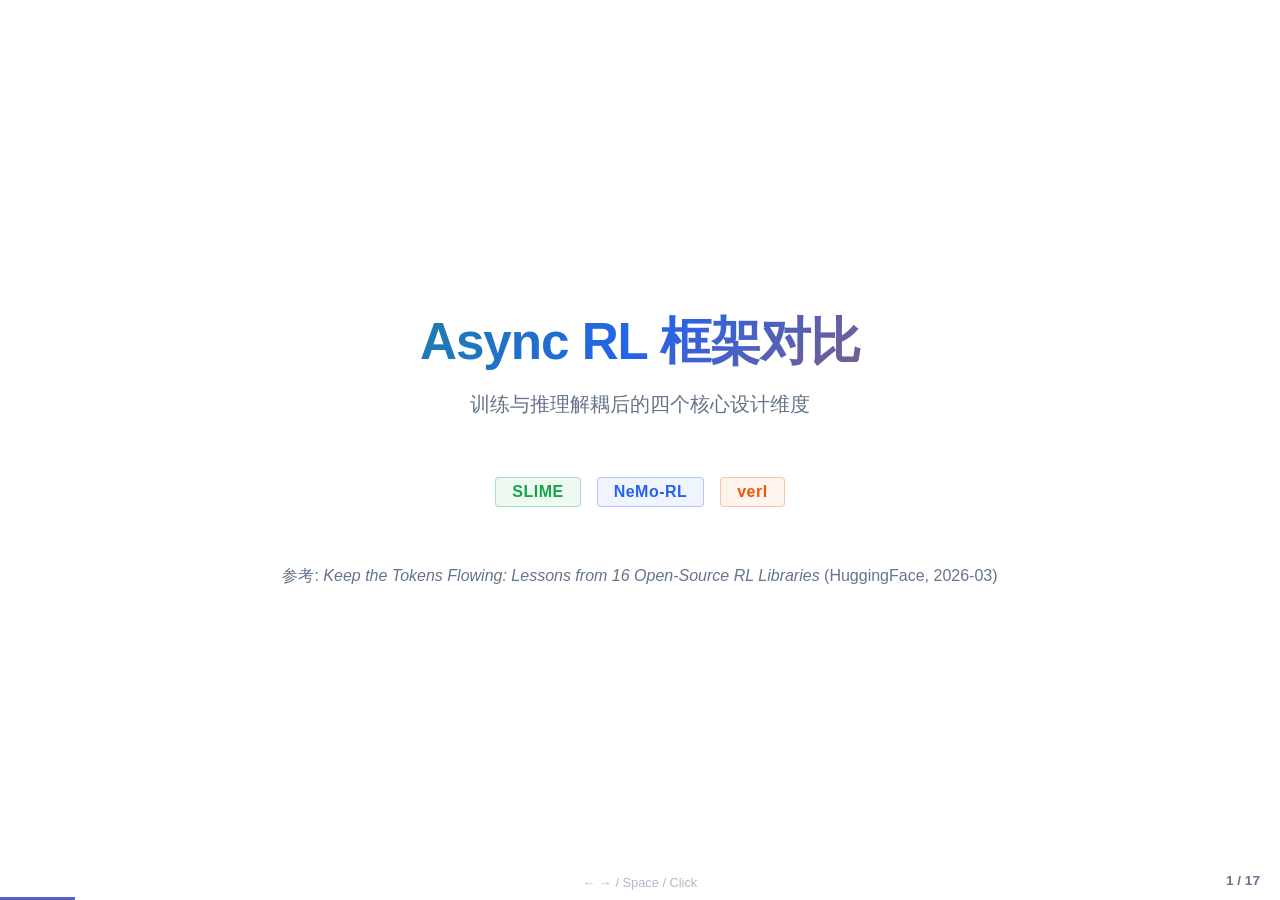
<file: docs/async-rl/async-rl-comparison-slides.html>
<!DOCTYPE html>
<html lang="zh-CN">
<head>
<meta charset="UTF-8">
<meta name="viewport" content="width=device-width, initial-scale=1.0">
<title>Async RL 框架对比：SLIME / NeMo-RL / verl</title>
<style>
  /* ============ Reset & Base ============ */
  *, *::before, *::after { box-sizing: border-box; margin: 0; padding: 0; }

  :root {
    --bg: #eef1f5;
    --bg-slide: #ffffff;
    --bg-card: #f6f8fb;
    --bg-card-hover: #eef1f6;
    --text: #334155;
    --text-bright: #0f172a;
    --text-dim: #64748b;
    --border: #d8dce6;
    --accent: #5b5fc7;

    --slime: #16a34a;
    --slime-bg: rgba(22,163,74,0.07);
    --slime-border: rgba(22,163,74,0.30);

    --nemo: #2563eb;
    --nemo-bg: rgba(37,99,235,0.07);
    --nemo-border: rgba(37,99,235,0.30);

    --verl: #ea580c;
    --verl-bg: rgba(234,88,12,0.07);
    --verl-border: rgba(234,88,12,0.30);

    --red: #dc2626;
    --yellow: #ca8a04;
    --green: #16a34a;
  }

  html { font-size: 16px; }

  body {
    font-family: -apple-system, BlinkMacSystemFont, "Segoe UI", "Noto Sans SC", sans-serif;
    background: var(--bg);
    color: var(--text);
    overflow: hidden;
    height: 100vh;
    width: 100vw;
  }

  /* ============ Slide Container ============ */
  .deck {
    position: relative;
    width: 100vw;
    height: 100vh;
  }

  .slide {
    position: absolute;
    inset: 0;
    display: flex;
    flex-direction: column;
    justify-content: center;
    padding: 3rem 5rem;
    opacity: 0;
    visibility: hidden;
    transition: opacity 0.45s ease, transform 0.45s ease;
    transform: translateX(40px);
    background: var(--bg-slide);
  }

  .slide.active {
    opacity: 1;
    visibility: visible;
    transform: translateX(0);
  }

  /* ============ Typography ============ */
  h1 {
    font-size: 2.8rem;
    font-weight: 700;
    color: var(--text-bright);
    margin-bottom: 0.5rem;
    letter-spacing: -0.02em;
    line-height: 1.2;
  }

  h2 {
    font-size: 1.85rem;
    font-weight: 600;
    color: var(--text-bright);
    margin-bottom: 1.5rem;
    letter-spacing: -0.01em;
  }

  h3 {
    font-size: 1.25rem;
    font-weight: 600;
    color: var(--text-bright);
    margin-bottom: 0.5rem;
  }

  p, li {
    font-size: 1.05rem;
    line-height: 1.65;
    color: var(--text);
  }

  .subtitle {
    font-size: 1.25rem;
    color: var(--text-dim);
    margin-bottom: 2rem;
    font-weight: 400;
  }

  .tag {
    display: inline-block;
    padding: 0.15rem 0.6rem;
    border-radius: 4px;
    font-size: 1.0rem;
    font-weight: 600;
    letter-spacing: 0.03em;
  }

  .tag-slime  { background: var(--slime-bg); color: var(--slime); border: 1px solid var(--slime-border); }
  .tag-nemo   { background: var(--nemo-bg);  color: var(--nemo);  border: 1px solid var(--nemo-border); }
  .tag-verl   { background: var(--verl-bg);  color: var(--verl);  border: 1px solid var(--verl-border); }

  code {
    font-family: "SF Mono", "Fira Code", "JetBrains Mono", monospace;
    background: rgba(0,0,0,0.04);
    padding: 0.1em 0.35em;
    border-radius: 3px;
    font-size: 0.9em;
    color: var(--accent);
  }

  strong { color: var(--text-bright); font-weight: 600; }

  /* ============ Layout Helpers ============ */
  .cols { display: flex; gap: 1.5rem; }
  .cols-2 > * { flex: 1; }
  .cols-3 > * { flex: 1; }

  .card {
    background: var(--bg-card);
    border: 1px solid var(--border);
    border-radius: 10px;
    padding: 1.25rem 1.4rem;
    box-shadow: 0 1px 3px rgba(0,0,0,0.05);
  }

  .card-slime  { border-color: var(--slime-border); }
  .card-nemo   { border-color: var(--nemo-border); }
  .card-verl   { border-color: var(--verl-border); }

  .card h3 { margin-bottom: 0.6rem; }

  ul { list-style: none; padding: 0; }
  ul li { position: relative; padding-left: 1.2em; margin-bottom: 0.35em; }
  ul li::before {
    content: "›";
    position: absolute;
    left: 0;
    color: var(--accent);
    font-weight: 700;
  }

  .card-slime ul li::before { color: var(--slime); }
  .card-nemo  ul li::before { color: var(--nemo); }
  .card-verl  ul li::before { color: var(--verl); }

  /* ============ Table ============ */
  table {
    width: 100%;
    border-collapse: collapse;
    font-size: 1.0rem;
  }

  th, td {
    text-align: left;
    padding: 0.6rem 0.8rem;
    border-bottom: 1px solid var(--border);
  }

  th {
    color: var(--text-dim);
    font-weight: 600;
    font-size: 0.88rem;
    text-transform: uppercase;
    letter-spacing: 0.06em;
  }

  td { color: var(--text); }

  tr:last-child td { border-bottom: none; }

  .table-wrap {
    background: var(--bg-card);
    border: 1px solid var(--border);
    border-radius: 10px;
    overflow: hidden;
    box-shadow: 0 1px 3px rgba(0,0,0,0.05);
  }

  .table-wrap table { margin: 0; }
  .table-wrap th { background: rgba(0,0,0,0.03); }

  .cell-slime { color: var(--slime); }
  .cell-nemo  { color: var(--nemo); }
  .cell-verl  { color: var(--verl); }

  /* ============ Diagram / SVG ============ */
  .diagram {
    display: flex;
    justify-content: center;
    align-items: center;
    margin: 1rem 0;
  }

  .diagram svg { max-width: 100%; height: auto; }

  /* ============ Timeline Bar ============ */
  .timeline-row {
    display: flex;
    align-items: center;
    margin-bottom: 0.5rem;
  }

  .timeline-label {
    width: 90px;
    font-size: 1.0rem;
    font-weight: 600;
    color: var(--text-dim);
    text-align: right;
    padding-right: 12px;
    flex-shrink: 0;
  }

  .timeline-track {
    flex: 1;
    height: 34px;
    position: relative;
    background: rgba(0,0,0,0.02);
    border-radius: 4px;
  }

  .timeline-block {
    position: absolute;
    top: 2px;
    height: 30px;
    border-radius: 4px;
    display: flex;
    align-items: center;
    justify-content: center;
    font-size: 0.82rem;
    font-weight: 600;
    color: #fff;
    overflow: hidden;
    white-space: nowrap;
  }

  .timeline-block.gen  { background: var(--accent); }
  .timeline-block.train { background: var(--yellow); }
  .timeline-block.idle { background: rgba(0,0,0,0.04); color: var(--text-dim); }
  .timeline-block.gen-slime  { background: var(--slime); }
  .timeline-block.gen-nemo   { background: var(--nemo); }
  .timeline-block.gen-verl   { background: var(--verl); }
  .timeline-block.train-slime { background: rgba(74,222,128,0.45); color: var(--text-bright); }
  .timeline-block.abort-slime {
    background: repeating-linear-gradient(
      -45deg, rgba(74,222,128,0.35), rgba(74,222,128,0.35) 3px,
      rgba(74,222,128,0.10) 3px, rgba(74,222,128,0.10) 7px);
    color: var(--slime); font-size: 0.78rem;
  }
  .timeline-block.recycle-slime {
    background: rgba(74,222,128,0.22);
    border: 1.5px dashed var(--slime-border);
    color: var(--slime); font-size: 0.78rem;
  }
  .timeline-block.train-nemo  { background: rgba(96,165,250,0.45); color: var(--text-bright); }
  .timeline-block.train-verl  { background: rgba(251,146,60,0.45); color: var(--text-bright); }
  .timeline-block.buf-nemo  { background: rgba(96,165,250,0.2); border: 1px dashed var(--nemo-border); color: var(--nemo); }
  .timeline-block.queue-verl { background: rgba(251,146,60,0.2); border: 1px dashed var(--verl-border); color: var(--verl); }

  /* Buffer data blocks — solid, no gradients */
  .timeline-block.buf-data {
    font-size: 0.82rem; font-weight: 600;
  }
  .buf-data.slime  { background: rgba(74,222,128,0.22);  border: 1.5px solid var(--slime-border); color: var(--slime); }
  .buf-data.nemo   { background: rgba(96,165,250,0.18);  border: 1.5px solid var(--nemo-border);  color: var(--nemo); }

  /* Buffer sample-level blocks (NeMo-RL disordered pool) */
  .timeline-block.buf-s {
    border-radius: 3px;
    font-size: 0.78rem;
    font-weight: 700;
    background: rgba(96,165,250,0.18);
    border: 1px solid var(--nemo-border);
    color: var(--nemo);
  }
  .buf-s.hl { background: rgba(251,191,36,0.22); border-color: rgba(251,191,36,0.50); color: var(--yellow); }
  .buf-s.verl { background: rgba(251,146,60,0.18); border-color: var(--verl-border); color: var(--verl); }
  .buf-s.verl.hl { background: rgba(251,146,60,0.32); border-color: rgba(251,146,60,0.55); }
  .buf-s.evict { opacity: 0.40; text-decoration: line-through; background: rgba(248,113,113,0.10); border-color: rgba(248,113,113,0.30); color: var(--red); }

  /* Buffer state separator & label */
  .buf-state-label {
    position: absolute;
    top: -13px;
    font-size: 0.72rem;
    font-weight: 600;
    color: var(--text-dim);
    letter-spacing: 0.02em;
    white-space: nowrap;
  }
  .buf-state-sep {
    position: absolute;
    top: 0;
    bottom: 0;
    width: 0;
    border-left: 1.5px dashed var(--border);
  }
  .buf-data.verl   { background: rgba(251,146,60,0.18);  border: 1.5px solid var(--verl-border);  color: var(--verl); }
  .buf-data.hold   { border-width: 2px; }

  /* Sync marker (inline in Train row) */
  .timeline-block.sync-mk {
    background: rgba(251,191,36,0.15);
    border: 1.5px dashed rgba(251,191,36,0.55);
    color: var(--yellow); font-size: 0.78rem; font-weight: 700;
  }

  /* Pause/backpressure marker */
  .timeline-block.pause-mk {
    background: rgba(248,113,113,0.10);
    border: 1.5px dashed rgba(248,113,113,0.40);
    color: var(--red); font-size: 0.78rem; font-weight: 600;
  }

  .timeline-group {
    margin-bottom: 1.8rem;
    padding-bottom: 1.4rem;
    border-bottom: 1px solid var(--border);
  }

  .timeline-group:last-child { border-bottom: none; margin-bottom: 0; padding-bottom: 0; }

  .timeline-group-title {
    font-size: 1.0rem;
    font-weight: 600;
    margin-bottom: 0.6rem;
  }

  /* ============ Flow Diagram ============ */
  .flow {
    display: flex;
    align-items: center;
    gap: 0.4rem;
    flex-wrap: wrap;
    margin: 0.4rem 0;
  }

  .flow-step {
    padding: 0.35rem 0.7rem;
    background: var(--bg-card);
    border: 1px solid var(--border);
    border-radius: 6px;
    font-size: 0.92rem;
    color: var(--text);
    white-space: nowrap;
  }

  .flow-arrow {
    color: var(--text-dim);
    font-size: 1.0rem;
  }

  .flow-step.highlight { border-color: var(--accent); color: var(--accent); }
  .flow-step.hl-slime { border-color: var(--slime); color: var(--slime); }
  .flow-step.hl-nemo  { border-color: var(--nemo);  color: var(--nemo); }
  .flow-step.hl-verl  { border-color: var(--verl);  color: var(--verl); }

  /* ============ Badge ============ */
  .badge {
    display: inline-block;
    padding: 0.15rem 0.5rem;
    border-radius: 999px;
    font-size: 0.82rem;
    font-weight: 700;
    text-transform: uppercase;
    letter-spacing: 0.05em;
  }
  .badge-conservative { background: rgba(74,222,128,0.15); color: var(--green); }
  .badge-moderate     { background: rgba(251,191,36,0.15);  color: var(--yellow); }
  .badge-aggressive   { background: rgba(248,113,113,0.15); color: var(--red); }

  /* ============ Metric ============ */
  .metric {
    text-align: center;
    padding: 0.8rem;
  }

  .metric-value {
    font-size: 2rem;
    font-weight: 700;
    color: var(--text-bright);
    line-height: 1;
    margin-bottom: 0.3rem;
  }

  .metric-label {
    font-size: 0.85rem;
    color: var(--text-dim);
    text-transform: uppercase;
    letter-spacing: 0.05em;
  }

  /* ============ Callout ============ */
  .callout {
    background: rgba(91,95,199,0.07);
    border-left: 3px solid var(--accent);
    padding: 0.8rem 1rem;
    border-radius: 0 6px 6px 0;
    margin: 0.8rem 0;
    font-size: 1.0rem;
  }

  .callout strong { color: var(--accent); }

  .key-point {
    margin-top: 0.9rem;
    padding: 0.8rem 0.95rem;
    border-radius: 8px;
    font-size: 1.0rem;
    line-height: 1.55;
    border: 1px solid var(--border);
    background: rgba(0,0,0,0.03);
    color: var(--text-bright);
  }
  .key-point strong { color: var(--text-bright); }
  .key-point.slime { border-color: var(--slime-border); background: var(--slime-bg); }
  .key-point.nemo  { border-color: var(--nemo-border);  background: var(--nemo-bg); }
  .key-point.verl  { border-color: var(--verl-border);  background: var(--verl-bg); }

  /* ============ Progress Bar ============ */
  .progress {
    position: fixed;
    bottom: 0;
    left: 0;
    height: 3px;
    background: var(--accent);
    transition: width 0.4s ease;
    z-index: 100;
  }

  /* ============ Slide Number ============ */
  .slide-number {
    position: fixed;
    bottom: 12px;
    right: 20px;
    font-size: 0.85rem;
    color: var(--text-dim);
    font-weight: 600;
    z-index: 100;
    font-variant-numeric: tabular-nums;
  }

  /* ============ Nav Hint ============ */
  .nav-hint {
    position: fixed;
    bottom: 10px;
    left: 50%;
    transform: translateX(-50%);
    font-size: 0.8rem;
    color: var(--text-dim);
    opacity: 0.5;
    z-index: 100;
  }

  /* ============ Title Slide Special ============ */
  .slide-title {
    text-align: center;
    justify-content: center;
  }

  .slide-title h1 {
    font-size: 3.2rem;
    margin-bottom: 1rem;
    background: linear-gradient(135deg, var(--slime), var(--nemo), var(--verl));
    -webkit-background-clip: text;
    -webkit-text-fill-color: transparent;
    background-clip: text;
  }

  .slide-title .framework-badges {
    display: flex;
    justify-content: center;
    gap: 1rem;
    margin: 1.5rem 0;
  }

  .slide-title .framework-badges .tag { font-size: 1.0rem; padding: 0.3rem 1rem; }

  .slide-title .meta {
    font-size: 1.0rem;
    color: var(--text-dim);
    margin-top: 2rem;
  }

  /* ============ VS indicator ============ */
  .vs {
    display: flex;
    align-items: center;
    justify-content: center;
    flex-shrink: 0;
    width: 36px;
    height: 36px;
    border-radius: 50%;
    background: var(--bg-card);
    border: 1px solid var(--border);
    font-size: 0.8rem;
    font-weight: 700;
    color: var(--text-dim);
  }

  /* ============ Spectrum bar ============ */
  .spectrum {
    position: relative;
    height: 8px;
    background: linear-gradient(90deg, var(--green), var(--yellow), var(--red));
    border-radius: 4px;
    margin: 0.5rem 0 0.3rem;
  }

  .spectrum-labels {
    display: flex;
    justify-content: space-between;
    font-size: 0.8rem;
    color: var(--text-dim);
  }

  .spectrum-marker {
    position: absolute;
    top: -4px;
    width: 16px;
    height: 16px;
    border-radius: 50%;
    border: 2px solid var(--bg-slide);
    transform: translateX(-50%);
    box-shadow: 0 1px 3px rgba(0,0,0,0.15);
  }

  .spectrum-marker.m-slime { background: var(--slime); }
  .spectrum-marker.m-nemo  { background: var(--nemo); }
  .spectrum-marker.m-verl  { background: var(--verl); }

  /* ============ Decision tree ============ */
  .dtree {
    display: flex;
    flex-direction: column;
    gap: 0.6rem;
    font-size: 0.95rem;
  }

  .dtree-node {
    display: flex;
    align-items: flex-start;
    gap: 0.5rem;
  }

  .dtree-icon {
    flex-shrink: 0;
    width: 22px;
    height: 22px;
    border-radius: 4px;
    display: flex;
    align-items: center;
    justify-content: center;
    font-size: 0.8rem;
    font-weight: 700;
    margin-top: 2px;
  }

  .dtree-icon.q { background: rgba(91,95,199,0.12); color: var(--accent); }
  .dtree-icon.a { background: rgba(74,222,128,0.2);   color: var(--green); }

  /* ============ Responsive ============ */
  @media (max-width: 1024px) {
    .slide { padding: 2rem 2.5rem; }
    h1 { font-size: 2rem; }
    h2 { font-size: 1.4rem; }
    .cols { flex-direction: column; }
  }

  /* ============ Annotation line ============ */
  .anno {
    font-size: 0.92rem;
    color: var(--text-dim);
    margin-top: 0.3rem;
    font-style: italic;
  }

  /* ============ Section Divider ============ */
  .slide-section {
    text-align: center;
    justify-content: center;
  }

  .slide-section h2 {
    font-size: 2.5rem;
    margin-bottom: 0.5rem;
  }

  .section-dim {
    font-size: 1.1rem;
    color: var(--text-dim);
    text-transform: uppercase;
    letter-spacing: 0.1em;
    font-weight: 600;
    margin-bottom: 0.5rem;
  }

  /* ============ Comparison row ============ */
  .cmp-row {
    display: grid;
    grid-template-columns: 100px 1fr 1fr 1fr;
    gap: 0.8rem;
    align-items: start;
    padding: 0.7rem 0;
    border-bottom: 1px solid var(--border);
  }

  .cmp-row:last-child { border-bottom: none; }

  .cmp-label {
    font-size: 0.92rem;
    font-weight: 600;
    color: var(--text-dim);
    padding-top: 0.2rem;
  }

  .cmp-cell {
    font-size: 0.95rem;
    line-height: 1.5;
    padding: 0.4rem 0.6rem;
    border-radius: 6px;
  }

  .cmp-cell-slime { background: var(--slime-bg); }
  .cmp-cell-nemo  { background: var(--nemo-bg); }
  .cmp-cell-verl  { background: var(--verl-bg); }
</style>
</head>
<body>

<div class="deck" id="deck">

<!-- ==================== SLIDE 1: Title ==================== -->
<div class="slide slide-title active" data-slide="0">
  <h1>Async RL 框架对比</h1>
  <p class="subtitle">训练与推理解耦后的四个核心设计维度</p>
  <div class="framework-badges">
    <span class="tag tag-slime">SLIME</span>
    <span class="tag tag-nemo">NeMo-RL</span>
    <span class="tag tag-verl">verl</span>
  </div>
  <p class="meta">
    参考: <em>Keep the Tokens Flowing: Lessons from 16 Open-Source RL Libraries</em> (HuggingFace, 2026-03)
  </p>
</div>

<!-- ==================== SLIDE 2: Why Async ==================== -->
<div class="slide" data-slide="1">
  <h2>为什么要 Async RL？</h2>
  <p class="subtitle">核心矛盾：Long-tail rollout 导致 GPU 空泡，同步屏障放大等待</p>

  <div style="margin-bottom: 1.5rem">
    <h3 style="color:var(--text-dim); margin-bottom:0.8rem">Sync RL — Long-tail 空泡</h3>

    <!-- Sample-level view: show varying rollout lengths -->
    <div style="display:flex; align-items:flex-start; margin-bottom:0.6rem">
      <div class="timeline-label" style="padding-top:2px">Batch 0<br><span style="font-size:0.8rem;font-weight:400">rollout</span></div>
      <div style="flex:1; display:flex; flex-direction:column; gap:3px">
        <div style="display:flex; align-items:center; gap:6px">
          <div style="width:9%; height:14px; background:var(--accent); border-radius:3px; opacity:0.7"></div>
          <span style="font-size:0.8rem; color:var(--text-dim)">s1 ✓</span>
        </div>
        <div style="display:flex; align-items:center; gap:6px">
          <div style="width:7%; height:14px; background:var(--accent); border-radius:3px; opacity:0.7"></div>
          <span style="font-size:0.8rem; color:var(--text-dim)">s2 ✓</span>
        </div>
        <div style="display:flex; align-items:center; gap:6px">
          <div style="width:11%; height:14px; background:var(--accent); border-radius:3px; opacity:0.7"></div>
          <span style="font-size:0.8rem; color:var(--text-dim)">s3 ✓</span>
        </div>
        <div style="display:flex; align-items:center; gap:6px">
          <div style="width:25%; height:14px; background:var(--accent); border-radius:3px"></div>
          <span style="font-size:0.8rem; color:var(--red); font-weight:600">s4 long tail!</span>
        </div>
      </div>
    </div>

    <!-- GPU timeline: split gen into productive + bubble -->
    <div class="timeline-row">
      <div class="timeline-label">GPU</div>
      <div class="timeline-track">
        <!-- Batch 0 gen: productive part + bubble -->
        <div class="timeline-block gen" style="left:0%; width:10%">Gen</div>
        <div class="timeline-block" style="left:10%; width:15%; background:rgba(220,38,38,0.08); border:1.5px dashed var(--red); color:var(--red); font-size:0.82rem">空泡：等 s4</div>
        <!-- Train 0 -->
        <div class="timeline-block train" style="left:27%; width:14%">Train</div>
        <!-- Batch 1 gen: productive + bubble -->
        <div class="timeline-block gen" style="left:43%; width:10%">Gen</div>
        <div class="timeline-block" style="left:53%; width:15%; background:rgba(220,38,38,0.08); border:1.5px dashed var(--red); color:var(--red); font-size:0.82rem">空泡</div>
        <!-- Train 1 -->
        <div class="timeline-block train" style="left:70%; width:14%">Train</div>
        <div class="timeline-block gen" style="left:86%; width:7%">Gen</div>
        <div class="timeline-block" style="left:93%; width:6%; background:rgba(220,38,38,0.08); border:1.5px dashed var(--red); font-size:0.8rem; color:var(--red)">…</div>
      </div>
    </div>
    <p class="anno">Batch 内大部分 sample 早已完成，但同步屏障必须等最慢的 long-tail sample → GPU 空转 <strong style="color:var(--red)">空泡</strong></p>
  </div>

  <div>
    <h3 style="color:var(--text-dim); margin-bottom:0.8rem">Async RL — 物理隔离 + 并行</h3>
    <div class="timeline-row">
      <div class="timeline-label">Gen GPU</div>
      <div class="timeline-track">
        <div class="timeline-block gen" style="left:0%; width:18%">Gen 0</div>
        <div class="timeline-block gen" style="left:19%; width:18%">Gen 1</div>
        <div class="timeline-block gen" style="left:38%; width:18%">Gen 2</div>
        <div class="timeline-block gen" style="left:57%; width:18%">Gen 3</div>
        <div class="timeline-block gen" style="left:76%; width:18%">Gen 4</div>
      </div>
    </div>
    <div class="timeline-row">
      <div class="timeline-label">Train GPU</div>
      <div class="timeline-track">
        <div class="timeline-block idle" style="left:0%; width:19%"></div>
        <div class="timeline-block train" style="left:19%; width:15%">Train 0</div>
        <div class="timeline-block idle" style="left:34%; width:4%"></div>
        <div class="timeline-block train" style="left:38%; width:15%">Train 1</div>
        <div class="timeline-block idle" style="left:53%; width:4%"></div>
        <div class="timeline-block train" style="left:57%; width:15%">Train 2</div>
        <div class="timeline-block idle" style="left:72%; width:4%"></div>
        <div class="timeline-block train" style="left:76%; width:15%">Train 3</div>
      </div>
    </div>
    <p class="anno">生成完成即流式送入训练，无需等 long-tail → <strong style="color:var(--green)">消除空泡</strong>。代价：训练数据可能来自旧权重 → <strong>staleness</strong></p>
  </div>

  <div class="callout" style="margin-top:1.2rem">
    <strong>核心 trade-off</strong>：消除 long-tail 空泡、提高 GPU 利用率 vs. 训练数据与当前策略的偏移（off-policy）。所有 async RL 的设计选择都围绕这个 trade-off 展开。
  </div>
</div>

<!-- ==================== SLIDE 3: 4 Dimensions ==================== -->
<div class="slide" data-slide="2">
  <h2>分析框架：四个核心维度</h2>
  <p class="subtitle">按一个 RL step 的生命周期串起来：生成 → 中断处理 → 训练修正 → 权重回传</p>

  <div class="cols cols-2" style="gap:1.2rem; margin-top:1rem">
    <div class="card" style="border-color: var(--accent);">
      <h3 style="color: var(--accent)">① Rollout Buffer</h3>
      <p>生成数据如何暂存？Buffer 深度如何影响 pipeline 效率？</p>
      <p class="anno" style="margin-top:0.4rem">Double-buffer / Replay Buffer / Bounded Queue</p>
    </div>
    <div class="card" style="border-color: var(--accent);">
      <h3 style="color: var(--accent)">② Partial Rollout</h3>
      <p>生成被打断时怎么办？丢弃、回收、还是接着续？</p>
      <p class="anno" style="margin-top:0.4rem">不支持 / Recycle Buffer / Prefix Continuation</p>
    </div>
    <div class="card" style="border-color: var(--accent);">
      <h3 style="color: var(--accent)">③ Staleness 管理</h3>
      <p>用旧权重生成的数据训练新策略，如何修正 off-policy 偏移？</p>
      <p class="anno" style="margin-top:0.4rem">TIS / OPSM / ICE-POP / Rejection Sampling / MIS</p>
    </div>
    <div class="card" style="border-color: var(--accent);">
      <h3 style="color: var(--accent)">④ 权重同步协议</h3>
      <p>训练完成后如何把新权重推送给推理引擎？中断语义是什么？</p>
      <p class="anno" style="margin-top:0.4rem">Drain / Abort / In-flight 三种策略</p>
    </div>
  </div>

  <div class="callout" style="margin-top:1.2rem">
    三个框架都要求 <strong>disaggregated 部署</strong>（训练和推理在不同 GPU 上），且都基于 <strong>Ray</strong> 编排。推理引擎分别为 SGLang (SLIME)、vLLM V1 (NeMo-RL)、vLLM/SGLang (verl)。
  </div>
</div>

<!-- ==================== SLIDE 4: Framework Positioning ==================== -->
<div class="slide" data-slide="3">
  <h2>三框架定位总览</h2>

  <div class="table-wrap" style="margin-bottom:1.2rem">
    <table>
      <thead>
        <tr>
          <th style="width:130px">维度</th>
          <th><span class="tag tag-slime">SLIME</span></th>
          <th><span class="tag tag-nemo">NeMo-RL</span></th>
          <th><span class="tag tag-verl">verl</span></th>
        </tr>
      </thead>
      <tbody>
        <tr>
          <td><strong>调度模型</strong></td>
          <td>主循环 for-loop<br>手动 ray.get 协调</td>
          <td>主循环 + 后台 Collector<br>ReplayBuffer 解耦</td>
          <td>独立 Rollouter/Trainer<br>MessageQueue 通信</td>
        </tr>
        <tr>
          <td><strong>推理引擎</strong></td>
          <td>SGLang</td>
          <td>vLLM V1 (AsyncLLM)</td>
          <td>vLLM / SGLang</td>
        </tr>
        <tr>
          <td><strong>设计哲学</strong></td>
          <td>简洁 + 实用<br>~40行主循环</td>
          <td>可配置 + 激进<br>In-flight weight update</td>
          <td>完全解耦 + 通用<br>独立 actor 架构</td>
        </tr>
        <tr>
          <td><strong>代码复杂度</strong></td>
          <td><span class="badge badge-conservative">低</span></td>
          <td><span class="badge badge-moderate">中</span></td>
          <td><span class="badge badge-aggressive">高</span></td>
        </tr>
      </tbody>
    </table>
  </div>

  <h3 style="margin-bottom:0.5rem; color:var(--text-dim)">激进程度谱</h3>
  <div style="padding:0 2rem">
    <div class="spectrum">
      <div class="spectrum-marker m-slime" style="left:20%"></div>
      <div class="spectrum-marker m-nemo" style="left:70%"></div>
      <div class="spectrum-marker m-verl" style="left:55%"></div>
    </div>
    <div class="spectrum-labels">
      <span>保守 (on-policy 优先)</span>
      <span>激进 (throughput 优先)</span>
    </div>
    <div style="display:flex; font-size:0.9rem; color:var(--text-dim); margin-top:0.4rem; gap:1rem; justify-content:center">
      <span><span style="color:var(--slime)">●</span> SLIME</span>
      <span><span style="color:var(--nemo)">●</span> NeMo-RL</span>
      <span><span style="color:var(--verl)">●</span> verl</span>
    </div>
  </div>
</div>

<!-- ==================== SLIDE 5: Section - Buffer ==================== -->
<div class="slide slide-section" data-slide="4">
  <div class="section-dim">① Rollout Buffer</div>
  <h2>生成数据如何暂存？</h2>
  <p class="subtitle">RL step 的起点：推理引擎生成 rollout，数据进入 buffer 等待训练消费</p>
</div>

<!-- ==================== SLIDE 6: Buffer Comparison ==================== -->
<div class="slide" data-slide="5">
  <h2>三种 Buffer 策略</h2>

  <div class="cols cols-3" style="margin-top:0.5rem">
    <div class="card card-slime">
      <h3 style="color:var(--slime)">SLIME: Double-Buffer</h3>
      <div class="metric">
        <div class="metric-value">1</div>
        <div class="metric-label">Buffer 深度</div>
      </div>
      <ul>
        <li>主循环亲自调度 rollout</li>
        <li>最多 1 个 batch in-flight</li>
        <li>Gen N+1 与 Train N 并行</li>
        <li>调度逻辑 ~40 行</li>
      </ul>
    </div>
    <div class="card card-nemo">
      <h3 style="color:var(--nemo)">NeMo-RL: Replay Buffer</h3>
      <div class="metric">
        <div class="metric-value">1~N</div>
        <div class="metric-label">Buffer 深度 (可配)</div>
      </div>
      <ul>
        <li>后台 Collector 持续生成</li>
        <li>训练从 Buffer 按需取数据</li>
        <li>Target weight version 匹配</li>
        <li>Stall 语义：不够就等</li>
      </ul>
    </div>
    <div class="card card-verl">
      <h3 style="color:var(--verl)">verl: Bounded Queue</h3>
      <div class="metric">
        <div class="metric-value">N</div>
        <div class="metric-label">Queue 深度 (由 staleness 决定)</div>
      </div>
      <ul>
        <li>独立 Rollouter actor streaming</li>
        <li>逐 sample 粒度推入 queue</li>
        <li>满了丢老数据，不阻塞 producer</li>
        <li>双层 backpressure 控制</li>
      </ul>
    </div>
  </div>

  <div class="callout" style="margin-top:1rem">
    <strong>关键区别</strong>：SLIME 的 buffer 深度固定为 1（最多 1 步 staleness）；NeMo-RL 通过 <code>max_trajectory_age_steps</code> 配置深度；verl 通过 <code>staleness_threshold</code> 间接控制 queue 容量。
  </div>
</div>

<!-- ==================== SLIDE 7: Buffer Timeline ==================== -->
<div class="slide" data-slide="6">
  <h2>调度 × Buffer × 权重同步 —— 全景时间线</h2>
  <p class="subtitle" style="margin-bottom:0.6rem">3 行 × 3 框架：生成 → Buffer（数据流 + 独特约束） → 训练（含 ⚡ 权重同步节点）</p>

  <!-- ===== SLIME ===== -->
  <div class="timeline-group">
    <div class="timeline-group-title"><span class="tag tag-slime">SLIME</span> 主循环调度 · Buffer depth=1 · <code>update_weights_interval=2</code></div>
    <div class="timeline-row">
      <div class="timeline-label">Gen GPU</div>
      <div class="timeline-track">
        <div class="timeline-block gen-slime" style="left:0%; width:16%">Gen 0</div>
        <div class="timeline-block abort-slime" style="left:16%; width:4%">✂ drain</div>
        <div class="timeline-block recycle-slime" style="left:20%; width:3%">♻</div>
        <div class="timeline-block gen-slime" style="left:23%; width:16%">Gen 1</div>
        <div class="timeline-block abort-slime" style="left:39%; width:4%">✂ drain</div>
        <div class="timeline-block recycle-slime" style="left:43%; width:3%">♻</div>
        <div class="timeline-block gen-slime" style="left:46%; width:16%">Gen 2</div>
        <div class="timeline-block abort-slime" style="left:62%; width:4%">✂ drain</div>
        <div class="timeline-block recycle-slime" style="left:76%; width:3%">♻</div>
        <div class="timeline-block gen-slime" style="left:79%; width:16%">Gen 3</div>
        <div class="timeline-block abort-slime" style="left:95%; width:4%">✂</div>
      </div>
    </div>
    <div class="timeline-row">
      <div class="timeline-label">Buffer<br><span style="font-size:0.8rem;color:var(--text-dim)">depth=1</span></div>
      <div class="timeline-track">
        <div class="timeline-block buf-data slime" style="left:16%; width:4%">D0</div>
        <div class="timeline-block buf-data slime" style="left:39%; width:4%">D1</div>
        <div class="timeline-block buf-data slime hold" style="left:62%; width:14%">D2 hold (等 sync)</div>
      </div>
    </div>
    <div class="timeline-row">
      <div class="timeline-label">Train GPU</div>
      <div class="timeline-track">
        <div class="timeline-block train-slime" style="left:20%; width:19%">Train 0</div>
        <div class="timeline-block train-slime" style="left:43%; width:19%">Train 1</div>
        <div class="timeline-block sync-mk" style="left:66%; width:10%">⚡ drain+sync</div>
        <div class="timeline-block train-slime" style="left:79%; width:16%">Train 2</div>
      </div>
    </div>
    <p class="anno">过采样够 batch 后 ✂ abort+drain · D0/D1 立即被下一步 Train 消费（depth=1 几乎不停留） · sync 前必须 drain Gen 2 → D2 被 hold · ♻ partial tokens 回收到下一轮</p>
  </div>

  <!-- ===== NeMo-RL ===== -->
  <div class="timeline-group">
    <div class="timeline-group-title"><span class="tag tag-nemo">NeMo-RL</span> 后台 Collector · Replay Buffer 滑动窗口 · <code>max_trajectory_age_steps=4</code> · 每步 sync</div>
    <div class="timeline-row">
      <div class="timeline-label">Collector</div>
      <div class="timeline-track">
        <div class="timeline-block gen-nemo" style="left:0%; width:3.5%">v0→t1~4</div>
        <div class="timeline-block gen-nemo" style="left:34%; width:3%">v1→t5</div>
        <div class="timeline-block gen-nemo" style="left:53%; width:3%">v2→t6</div>
        <div class="timeline-block gen-nemo" style="left:68%; width:3%">v3→t7</div>
      </div>
    </div>
    <div class="timeline-row">
      <div class="timeline-label">Buffer<br><span style="font-size:0.8rem;color:var(--text-dim)">乱序 pool</span></div>
      <div class="timeline-track">
        <!-- v0 burst: 24 samples 异步乱序到达, 6th "1" at ~22% → Train 1 starts at 24% -->
        <!-- Group 1: 前 9 块, 含全部 6 个 "1", 在 Train 1 开始前到达 -->
        <div class="timeline-block buf-s hl" style="left:4%; width:1.8%">1</div>
        <div class="timeline-block buf-s hl" style="left:6.2%; width:1.8%">1</div>
        <div class="timeline-block buf-s" style="left:8.4%; width:1.8%">4</div>
        <div class="timeline-block buf-s" style="left:10.6%; width:1.8%">2</div>
        <div class="timeline-block buf-s hl" style="left:12.8%; width:1.8%">1</div>
        <div class="timeline-block buf-s hl" style="left:15%; width:1.8%">1</div>
        <div class="timeline-block buf-s" style="left:17.2%; width:1.8%">3</div>
        <div class="timeline-block buf-s hl" style="left:19.4%; width:1.8%">1</div>
        <div class="timeline-block buf-s hl" style="left:21.6%; width:1.8%">1</div>
        <!-- ↑ 6th "1" at 21.6% → Train 1 starts at 24%! 以下 v0 块在 Train 1 期间仍在到达 ↓ -->
        <div class="timeline-block buf-s" style="left:24%; width:1.8%">4</div>
        <div class="timeline-block buf-s" style="left:26.2%; width:1.8%">3</div>
        <div class="timeline-block buf-s" style="left:28.4%; width:1.8%">2</div>
        <div class="timeline-block buf-s" style="left:30.6%; width:1.8%">2</div>
        <div class="timeline-block buf-s" style="left:32.8%; width:1.8%">3</div>
        <div class="timeline-block buf-s" style="left:35%; width:1.8%">4</div>
        <div class="timeline-block buf-s" style="left:37.2%; width:1.8%">2</div>
        <div class="timeline-block buf-s" style="left:39.4%; width:1.8%">2</div>
        <div class="timeline-block buf-s" style="left:41.6%; width:1.8%">2</div>
        <!-- v0 尾部 + v1→t5 早期 sample 混合到达 -->
        <div class="timeline-block buf-s" style="left:44.5%; width:1.8%">5</div>
        <div class="timeline-block buf-s" style="left:46.7%; width:1.8%">4</div>
        <div class="timeline-block buf-s" style="left:48.9%; width:1.8%">3</div>
        <div class="timeline-block buf-s" style="left:51.1%; width:1.8%">3</div>
        <div class="timeline-block buf-s" style="left:53.3%; width:1.8%">5</div>
        <div class="timeline-block buf-s" style="left:55.5%; width:1.8%">3</div>
        <!-- v1→t5 supplement -->
        <div class="timeline-block buf-s" style="left:58%; width:1.8%">5</div>
        <div class="timeline-block buf-s" style="left:60.2%; width:1.8%">5</div>
        <div class="timeline-block buf-s" style="left:62.4%; width:1.8%">4</div>
        <div class="timeline-block buf-s" style="left:64.6%; width:1.8%">6</div>
        <div class="timeline-block buf-s" style="left:66.8%; width:1.8%">5</div>
        <div class="timeline-block buf-s" style="left:69%; width:1.8%">6</div>
        <!-- v2→t6 / v3→t7 supplement -->
        <div class="timeline-block buf-s" style="left:72%; width:1.8%">7</div>
        <div class="timeline-block buf-s" style="left:74.2%; width:1.8%">7</div>
        <div class="timeline-block buf-s" style="left:76.4%; width:1.8%">4</div>
        <div class="timeline-block buf-s" style="left:78.6%; width:1.8%">6</div>
        <div class="timeline-block buf-s" style="left:80.8%; width:1.8%">6</div>
        <div class="timeline-block buf-s" style="left:83%; width:1.8%">6</div>
      </div>
    </div>
    <div class="timeline-row">
      <div class="timeline-label">Train GPU</div>
      <div class="timeline-track">
        <!-- Train 1 starts at 24% right after 6th "1" (21.6%), v0 tail still arriving -->
        <div class="timeline-block train-nemo" style="left:24%; width:8%">Train 1 ← t=1</div>
        <div class="timeline-block sync-mk" style="left:32%; width:2%">⚡</div>
        <div class="timeline-block train-nemo" style="left:43%; width:8%">Train 2 ← t=2</div>
        <div class="timeline-block sync-mk" style="left:51%; width:2%">⚡</div>
        <div class="timeline-block train-nemo" style="left:58%; width:8%">Train 3 ← t=3</div>
        <div class="timeline-block sync-mk" style="left:66%; width:2%">⚡</div>
      </div>
    </div>
    <p class="anno">v0 dispatch 后 24 个 sample 异步乱序到达 · 6th 高亮"1"凑够 → Train 1 立即开始（此时 t=2,3,4 仍在陆续入 pool）· 每步 sync 后补 1 batch 新 target</p>
  </div>

  <!-- ===== verl ===== -->
  <div class="timeline-group" style="border-bottom:none; padding-bottom:0">
    <div class="timeline-group-title"><span class="tag tag-verl">verl</span> 独立 Rollouter/Trainer actor · Bounded Queue (maxlen=16) · <code>required_samples=4</code> · <code>staleness_threshold=1</code> · <code>trigger_parameter_sync_step=2</code></div>
    <div class="timeline-row">
      <div class="timeline-label">Rollouter<br><span style="font-size:0.8rem;color:var(--text-dim)">task start</span></div>
      <div class="timeline-track">
        <div class="timeline-block gen-verl" style="left:0%; width:1.8%; font-size:0.8rem">1</div>
        <div class="timeline-block gen-verl" style="left:2.2%; width:1.8%; font-size:0.8rem">2</div>
        <div class="timeline-block gen-verl" style="left:4.4%; width:1.8%; font-size:0.8rem">3</div>
        <div class="timeline-block gen-verl" style="left:6.6%; width:1.8%; font-size:0.8rem">4</div>
        <div class="timeline-block gen-verl" style="left:8.8%; width:1.8%; font-size:0.8rem">5</div>
        <div class="timeline-block gen-verl" style="left:11%; width:1.8%; font-size:0.8rem">6</div>
        <div class="timeline-block gen-verl" style="left:13.2%; width:1.8%; font-size:0.8rem">7</div>
        <div class="timeline-block gen-verl" style="left:15.4%; width:1.8%; font-size:0.8rem">8</div>
        <div class="timeline-block gen-verl" style="left:17.6%; width:1.8%; font-size:0.8rem">9</div>
        <div class="timeline-block gen-verl" style="left:19.8%; width:1.8%; font-size:0.8rem">10</div>
        <div class="timeline-block gen-verl" style="left:22%; width:1.8%; font-size:0.8rem">11</div>
        <div class="timeline-block gen-verl" style="left:24.2%; width:1.8%; font-size:0.8rem">12</div>
        <div class="timeline-block gen-verl" style="left:26.4%; width:1.8%; font-size:0.8rem">13</div>
        <div class="timeline-block gen-verl" style="left:28.6%; width:1.8%; font-size:0.8rem">14</div>
        <div class="timeline-block gen-verl" style="left:30.8%; width:1.8%; font-size:0.8rem">15</div>
        <div class="timeline-block gen-verl" style="left:33%; width:1.8%; font-size:0.8rem">16</div>
        <!-- gap: staleness backpressure → abort + sync -->
        <div class="timeline-block gen-verl" style="left:62%; width:1.8%; font-size:0.8rem">17</div>
        <div class="timeline-block gen-verl" style="left:64.2%; width:1.8%; font-size:0.8rem">18</div>
        <div class="timeline-block gen-verl" style="left:66.4%; width:1.8%; font-size:0.8rem">19</div>
        <div class="timeline-block gen-verl" style="left:68.6%; width:1.8%; font-size:0.8rem">20</div>
      </div>
    </div>
    <div class="timeline-row">
      <div class="timeline-label">Queue<br><span style="font-size:0.8rem;color:var(--text-dim)">完成入队 · maxlen=16</span></div>
      <div class="timeline-track">
        <!-- Phase 1: 凑够 required_samples=4，立即启动 Train 0 -->
        <div class="timeline-block buf-s verl hl" style="left:4%; width:1.8%">1</div>
        <div class="timeline-block buf-s verl hl" style="left:6.2%; width:1.8%">2</div>
        <div class="timeline-block buf-s verl hl" style="left:8.4%; width:1.8%">3</div>
        <div class="timeline-block buf-s verl hl" style="left:10.6%; width:1.8%">4</div>
        <!-- Phase 2: Train 0 期间继续完成入队，形成下一批 -->
        <div class="timeline-block buf-s verl hl" style="left:15%; width:1.8%">5</div>
        <div class="timeline-block buf-s verl hl" style="left:17.2%; width:1.8%">6</div>
        <div class="timeline-block buf-s verl hl" style="left:19.4%; width:1.8%">7</div>
        <div class="timeline-block buf-s verl hl" style="left:21.6%; width:1.8%">8</div>
        <!-- Phase 3: Train 1 期间继续堆积；这个示例先撞 staleness 上限，不展示 FIFO 淘汰 -->
        <div class="timeline-block buf-s verl hl" style="left:28%; width:1.8%">9</div>
        <div class="timeline-block buf-s verl hl" style="left:30.2%; width:1.8%">10</div>
        <div class="timeline-block buf-s verl hl" style="left:32.4%; width:1.8%">11</div>
        <div class="timeline-block buf-s verl hl" style="left:34.6%; width:1.8%">12</div>
        <div class="timeline-block buf-s verl" style="left:36.8%; width:1.8%">13</div>
        <div class="timeline-block buf-s verl" style="left:39%; width:1.8%">14</div>
        <div class="timeline-block buf-s verl" style="left:41.2%; width:1.8%">15</div>
        <div class="timeline-block buf-s verl" style="left:43.4%; width:1.8%">16</div>
        <!-- Phase 4: sync 后恢复；旧 queue 残留保留，再补新 sample -->
        <div class="timeline-block buf-s verl" style="left:66%; width:1.8%">17</div>
        <div class="timeline-block buf-s verl" style="left:68.2%; width:1.8%">18</div>
        <div class="timeline-block buf-s verl" style="left:70.4%; width:1.8%">19</div>
        <div class="timeline-block buf-s verl" style="left:72.6%; width:1.8%">20</div>
      </div>
    </div>
    <div class="timeline-row">
      <div class="timeline-label">Trainer</div>
      <div class="timeline-track">
        <div class="timeline-block train-verl" style="left:12%; width:13%">Train 0</div>
        <div class="timeline-block train-verl" style="left:26%; width:18%">Train 1</div>
        <div class="timeline-block sync-mk" style="left:46%; width:16%">⚡ abort+sync</div>
        <div class="timeline-block train-verl" style="left:62%; width:13%">Train 2</div>
      </div>
    </div>
    <p class="anno">上行 = rollout task 发起时刻；下行 = sample 完成后真正进入 queue 的时刻，所以 queue 会整体滞后于 Rollouter · 这个例子取 <code>required_samples=4</code>，因此第一个训练步先消费 1-4，再启动 Train 0 · 我把 Train 时间块拉长，用来展示 “训练时 rollout 继续完成入队” 的真实重叠 · 这里先触发的是 <strong>staleness cap</strong>（而不是 queue 物理满），所以这版不再画 FIFO 淘汰 · <strong>sync 不清空 queue</strong>，因此 Train 2 会先消费 sync 前残留的 9-12，再由 Rollouter 继续补 17-20</p>
  </div>
</div>

<!-- ==================== SLIDE 8: Section - Partial Rollout ==================== -->
<div class="slide slide-section" data-slide="7">
  <div class="section-dim">② Partial Rollout</div>
  <h2>生成被打断怎么办？</h2>
  <p class="subtitle">Rollout 进行中遇到权重同步或过采样完成 → 还在飞的请求何去何从？</p>
</div>

<!-- ==================== SLIDE 9: Partial Rollout ==================== -->
<div class="slide" data-slide="8">
  <h2>Partial Rollout：三种策略</h2>

  <div class="cols cols-3" style="margin-top:0.5rem">
    <div class="card card-nemo">
      <h3 style="color:var(--nemo)">NeMo-RL: 不支持</h3>
      <ul style="margin-top:0.6rem">
        <li>所有 sample 必须完整运行</li>
        <li>没有 abort / recycle 机制</li>
        <li>In-flight 模式不中止正在生成的请求</li>
      </ul>
    </div>

    <div class="card card-slime">
      <h3 style="color:var(--slime)">SLIME: Abort + Recycle</h3>
      <ul style="margin-top:0.6rem">
        <li>凑够train batch就 abort 剩余请求</li>
        <li>被 aborted 请求的已生成 token 放入回收 buffer</li>
        <li>下次优先从 buffer 取 partial sample</li>
        <li>旧 token 的 <code>loss_mask=0</code></li>
      </ul>
      <div class="callout" style="margin-top:0.8rem; font-size:0.95rem">
        <strong>优势</strong>：不浪费已完成的工作 + 可利用 prefix cache
      </div>
    </div>

    <div class="card card-verl">
      <h3 style="color:var(--verl)">verl: Abort + Prefix Continue</h3>
      <ul style="margin-top:0.6rem">
        <li>Hard abort engines后，每个被 abort 的 request 循环重试</li>
        <li>输入prompt += 已生成 tokens，继续生成</li>
        <li>对上层调用者完全透明，感知不到被 abort 过</li>
      </ul>
      <div class="callout" style="margin-top:0.8rem; font-size:0.95rem">
        <strong>代价</strong>：KV cache 被清空，无法利用 prefix cache
      </div>
    </div>
  </div>

  <div style="margin-top:1.2rem;">
    <h3 style="color:var(--text-dim); margin-bottom:0.5rem;">时序对比：生成被打断时</h3>
    <div class="cols cols-3">
      <div style="font-size:0.95rem; line-height:1.6;">
        <strong style="color:var(--nemo)">NeMo-RL</strong><br>
        <code style="font-size:0.9rem">t1 t2 t3 ... tN</code> → 完整完成<br>
        推入 buffer，不中断
      </div>
      <div style="font-size:0.95rem; line-height:1.6;">
        <strong style="color:var(--slime)">SLIME</strong><br>
        <code style="font-size:0.9rem">t1 t2 t3</code> → abort → 回收 buffer<br>
        下次取出：<code style="font-size:0.9rem"><s>t1 t2 t3</s> t4 t5 ... tN</code><br>
        mask: <code style="font-size:0.9rem">[0,0,0,1,1,...,1]</code>
      </div>
      <div style="font-size:0.95rem; line-height:1.6;">
        <strong style="color:var(--verl)">verl</strong><br>
        <code style="font-size:0.9rem">t1 t2 t3</code> → abort → 权重更新<br>
        重提交：<code style="font-size:0.9rem">prompt+[t1,t2,t3]</code> → <code style="font-size:0.9rem">t4 ... tN</code><br>
        记录跨版本信息(目前只用于统计)global_steps: <code style="font-size:0.9rem">[V1, V2]</code>
      </div>
    </div>
  </div>
</div>

<!-- ==================== SLIDE 10: Section - Staleness ==================== -->
<div class="slide slide-section" data-slide="9">
  <div class="section-dim">③ Staleness 管理</div>
  <h2>Staleness 管理分两层</h2>
  <p class="subtitle">第一层先看哪些样本会进入训练；第二层再看这些样本进入 trainer 之后，loss 怎么修</p>

  <div class="flow" style="margin-top:1.2rem; justify-content:center">
    <div class="flow-step">Rollout 数据到达 Buffer / Queue</div>
    <span class="flow-arrow">→</span>
    <div class="flow-step highlight">Step 1: 样本 filtering / selection</div>
    <span class="flow-arrow">→</span>
    <div class="flow-step highlight">Step 2: Loss correction</div>
    <span class="flow-arrow">→</span>
    <div class="flow-step">最终参与反传</div>
  </div>
</div>

<!-- ==================== SLIDE 11: Staleness Strategies ==================== -->
<div class="slide" data-slide="10">
  <h2>第一层：哪些样本进入训练？</h2>
  <p class="subtitle">先看上游 filtering / selection。不同框架首先分歧在这里，而不是 TIS / OPSM / ICE-POP 本身。</p>

  <div class="cols cols-3" style="gap:1rem">
    <div class="card card-slime">
      <h3 style="color:var(--slime)">SLIME</h3>
      <div class="flow">
        <div class="flow-step">Double-buffer</div>
        <span class="flow-arrow">→</span>
        <div class="flow-step hl-slime">depth=1</div>
        <span class="flow-arrow">→</span>
        <div class="flow-step">batch 进 trainer</div>
      </div>
      <div class="key-point slime">
        <strong>默认主路径不是先筛样本。</strong><br>
        关键是用 <code>depth=1</code> 把 lag 压到最多 1 个 rollout step，再把整批数据送进 trainer。
      </div>
    </div>

    <div class="card card-nemo">
      <h3 style="color:var(--nemo)">NeMo-RL</h3>
      <div class="flow">
        <div class="flow-step hl-nemo">target match</div>
        <span class="flow-arrow">+</span>
        <div class="flow-step hl-nemo">age window</div>
        <span class="flow-arrow">→</span>
        <div class="flow-step">不足就 stall</div>
      </div>
      <div class="key-point nemo">
        <strong>默认主路径先筛样本。</strong><br>
        只有 <code>target version</code> 匹配且年龄没超窗的 trajectory 才能进入当前训练步；不够就等。
      </div>
    </div>

    <div class="card card-verl">
      <h3 style="color:var(--verl)">verl</h3>
      <div class="flow">
        <div class="flow-step">FIFO queue</div>
        <span class="flow-arrow">+</span>
        <div class="flow-step hl-verl">staleness threshold</div>
        <span class="flow-arrow">→</span>
        <div class="flow-step">trainer 取样</div>
      </div>
      <div class="key-point verl">
        <strong>默认主路径先做深度约束。</strong><br>
        <code>staleness threshold</code> 用来限制 rollouter 还能继续积压多少 stale samples；trainer 再按 queue 顺序取样。
      </div>
    </div>
  </div>

  <div class="callout" style="margin-top:1rem">
    <strong>这一步的核心差异</strong>：SLIME 先把 lag 压小，NeMo-RL 先按版本筛样本，verl 先从系统深度上限制 stale backlog。
  </div>
</div>

<!-- ==================== SLIDE 12: Staleness Details ==================== -->
<div class="slide" data-slide="11">
  <h2>第二层：样本进来后，loss 怎么修？</h2>
  <p class="subtitle">这时才比较 TIS / OPSM / mask-IS / seq-mask-TIS。它们解决的是“样本已经进 trainer 之后”的 off-policy 偏移。</p>

  <div class="cols cols-2" style="gap:1.5rem; margin-top:0.5rem">
    <div>
      <h3>Token-level 修正</h3>
      <div class="table-wrap" style="margin-top:0.5rem">
        <table>
          <thead><tr><th>策略</th><th>公式</th><th>框架</th></tr></thead>
          <tbody>
            <tr>
              <td><strong>TIS</strong></td>
              <td>clamp(π<sub>θ</sub>/π<sub>old</sub>, max=T)</td>
              <td>
                <span class="tag tag-slime" style="font-size:0.82rem">SLIME</span>
                <span class="tag tag-nemo" style="font-size:0.82rem">NeMo-RL</span>
                <span class="tag tag-verl" style="font-size:0.82rem">verl</span>
              </td>
            </tr>
            <tr>
              <td><strong>Mask-IS / Rejection</strong></td>
              <td>ratio 超限 → 置零或 mask</td>
              <td>
                <span class="tag tag-nemo" style="font-size:0.82rem">NeMo-RL</span>
                <span class="tag tag-verl" style="font-size:0.82rem">verl</span>
              </td>
            </tr>
          </tbody>
        </table>
      </div>

      <h3 style="margin-top:1.2rem">Sequence-level 修正</h3>
      <div class="table-wrap" style="margin-top:0.5rem">
        <table>
          <thead><tr><th>策略</th><th>Seq metric</th><th>触发条件</th><th>框架</th></tr></thead>
          <tbody>
            <tr>
              <td><strong>OPSM</strong></td>
              <td><code>seq_kl = mean(log π_old - log π_cur)</code></td>
              <td><code>adv &lt; 0</code> 且 <code>seq_kl &gt; δ</code> → mask</td>
              <td><span class="tag tag-slime" style="font-size:0.82rem">SLIME</span></td>
            </tr>
            <tr>
              <td><strong>seq-mask-TIS</strong></td>
              <td><code>geo-mean IS = exp(mean(log π_old - log π_rollout))</code></td>
              <td><code>geo-mean IS</code> 不在 <code>[min,max]</code> → mask</td>
              <td><span class="tag tag-nemo" style="font-size:0.82rem">NeMo-RL</span></td>
            </tr>
            <tr>
              <td><strong>Rejection</strong></td>
              <td><code>seq_sum/mean/max</code> of <code>k1/k2/k3(log-ratio)</code></td>
              <td>sequence divergence statistic 超阈值 → mask</td>
              <td><span class="tag tag-verl" style="font-size:0.82rem">verl</span></td>
            </tr>
          </tbody>
        </table>
      </div>

      <div class="callout" style="margin-top:0.8rem">
        <strong>三者的关联</strong>：它们都从 token-level 的 <code>log-prob difference / log-ratio</code> 出发，先聚合成一个 sequence scalar 再决定是否 mask。<br>
        SLIME 保留在 log-space；NeMo-RL 对同类量再取 <code>exp</code>，变成几何均值 IS ratio；verl 则把 <code>log-ratio</code> 变成 <code>k1/k2/k3</code> 这类 divergence statistic 再做 rejection。
      </div>
    </div>

    <div>
      <h3>执行流程对比</h3>
      <div class="card card-slime" style="margin-bottom:0.6rem">
        <h3 style="color:var(--slime); font-size:1.05rem">SLIME: 两层串行修正</h3>
        <div class="flow">
          <div class="flow-step">PPO loss</div>
          <span class="flow-arrow">→</span>
          <div class="flow-step hl-slime">OPSM mask</div>
          <span class="flow-arrow">→</span>
          <div class="flow-step hl-slime">TIS 加权</div>
          <span class="flow-arrow">→</span>
          <div class="flow-step">最终 loss</div>
        </div>
        <p class="anno">先序列级过滤，再 token 级加权。两者解耦可独立开关</p>
      </div>

      <div class="card card-nemo" style="margin-bottom:0.6rem">
        <h3 style="color:var(--nemo); font-size:1.05rem">NeMo-RL: 三选一 IS 修正</h3>
        <div class="flow">
          <div class="flow-step">logprob error mask (可选)</div>
          <span class="flow-arrow">→</span>
          <div class="flow-step">PPO loss</div>
          <span class="flow-arrow">→</span>
          <div class="flow-step hl-nemo">TIS / Mask-IS / seq-mask-TIS</div>
        </div>
        <p class="anno">`truncated_importance_sampling_type` 只会走一个分支：TIS、ICE-POP 式 mask-IS、或 seq-mask-TIS；另有可选 logprob error masking</p>
      </div>

      <div class="card card-verl">
        <h3 style="color:var(--verl); font-size:1.05rem">verl: TIS + Rejection + MIS</h3>
        <div class="flow">
          <div class="flow-step">PPO loss</div>
          <span class="flow-arrow">→</span>
          <div class="flow-step hl-verl">TIS 加权</div>
          <span class="flow-arrow">→</span>
          <div class="flow-step hl-verl">Rejection mask</div>
        </div>
        <p class="anno">rollout correction = IS weights + rejection sampling；还支持 MIS 多版本权重切换</p>
      </div>
    </div>
  </div>
</div>

<!-- ==================== SLIDE 13: Section - Weight Sync ==================== -->
<div class="slide slide-section" data-slide="12">
  <div class="section-dim">④ 权重同步协议</div>
  <h2>新权重如何推送回推理引擎？</h2>
  <p class="subtitle">训练完成 → 新权重需要同步到推理 GPU → 这是一个 RL step 的最后一环</p>
</div>

<!-- ==================== SLIDE 14: Weight Sync Flow ==================== -->
<div class="slide" data-slide="13">
  <h2>权重同步：三种中断策略</h2>

  <div class="cols cols-3" style="margin-top:0.5rem;">

    <div class="card card-slime">
      <h3 style="color:var(--slime)">SLIME: Drain → Sync</h3>
      <div class="flow" style="flex-direction:column; align-items:stretch;">
        <div class="flow-step">① 外层调度先 drain in-flight rollout</div>
        <div class="flow-step hl-slime">② pause_generation</div>
        <div class="flow-step hl-slime">③ flush KV cache</div>
        <div class="flow-step">④ TP all-gather</div>
        <div class="flow-step">⑤ Megatron → HF 转换</div>
        <div class="flow-step hl-slime">⑥ Bucketed NCCL broadcast</div>
        <div class="flow-step hl-slime">⑦ continue_generation</div>
      </div>
      <p class="anno" style="margin-top:0.5rem">需要 HF 格式转换 + 锁协调</p>
    </div>

    <div class="card card-nemo">
      <h3 style="color:var(--nemo)">NeMo-RL: Pause → Sync</h3>
      <div class="flow" style="flex-direction:column; align-items:stretch;">
        <div class="flow-step hl-nemo">① 暂停新生成</div>
        <div class="flow-step">② (Blocking) 等 pending 完成<br>&nbsp;&nbsp;&nbsp;(In-flight) 跳过等待</div>
        <div class="flow-step hl-nemo">③ NCCL collective broadcast<br>&nbsp;&nbsp;&nbsp;via vLLM collective_rpc</div>
        <div class="flow-step hl-nemo">④ (可选) invalidate KV cache</div>
        <div class="flow-step hl-nemo">⑤ version++ + resume generation</div>
      </div>
      <p class="anno" style="margin-top:0.5rem">无需格式转换，vLLM 直接接收</p>
    </div>

    <div class="card card-verl">
      <h3 style="color:var(--verl)">verl: Abort → Sync</h3>
      <div class="flow" style="flex-direction:column; align-items:stretch;">
        <div class="flow-step hl-verl">① Hard abort 所有请求</div>
        <div class="flow-step hl-verl">② Sleep replicas (释放 KV)</div>
        <div class="flow-step">③ 建立 NCCL 通信组</div>
        <div class="flow-step hl-verl">④ Bucketed NCCL broadcast</div>
        <div class="flow-step">⑤ 销毁通信组</div>
        <div class="flow-step hl-verl">⑥ Wake replicas (恢复引擎 / 重新占用 KV 显存)</div>
        <div class="flow-step hl-verl">⑦ Resume generation</div>
      </div>
      <p class="anno" style="margin-top:0.5rem">显存借用：sleep 腾 KV 空间放 buffer</p>
    </div>
  </div>
</div>

<!-- ==================== SLIDE 15: Weight Sync Details ==================== -->
<div class="slide" data-slide="14">
  <h2>权重同步：关键设计差异</h2>

  <div class="table-wrap" style="margin-bottom:1.2rem">
    <table>
      <thead>
        <tr>
          <th style="width:150px">方面</th>
          <th><span class="tag tag-slime">SLIME</span></th>
          <th><span class="tag tag-nemo">NeMo-RL</span></th>
          <th><span class="tag tag-verl">verl</span></th>
        </tr>
      </thead>
      <tbody>
        <tr>
          <td><strong>中断语义</strong></td>
          <td>Drain (等自然完成)</td>
          <td>Pause (可选 drain/skip)</td>
          <td>Hard abort (立即终止)</td>
        </tr>
        <tr>
          <td><strong>In-flight 更新</strong></td>
          <td style="color:var(--red)">不支持</td>
          <td style="color:var(--green)">支持 ✓</td>
          <td style="color:var(--red)">不支持</td>
        </tr>
        <tr>
          <td><strong>传输方式</strong></td>
          <td>Bucketed NCCL + Lock</td>
          <td>vLLM collective_rpc</td>
          <td>Bucketed NCCL / CUDA IPC</td>
        </tr>
        <tr>
          <td><strong>KV cache</strong></td>
          <td>Flush before sync</td>
          <td>可选 invalidate (AREAL) 或保留 (Magistral)</td>
          <td>Sleep 释放 → Wake 恢复</td>
        </tr>
        <tr>
          <td><strong>触发频率</strong></td>
          <td><code>update_weights_interval</code></td>
          <td>每个训练步</td>
          <td><code>trigger_parameter_sync_step</code></td>
        </tr>
        <tr>
          <td><strong>MoE Expert</strong></td>
          <td>额外 EP gather + broadcast</td>
          <td>无特殊处理</td>
          <td>无特殊处理</td>
        </tr>
      </tbody>
    </table>
  </div>

  <div class="callout">
    <strong>NeMo-RL 的 In-flight Weight Update</strong> 是独有的激进特性：权重同步时不等待正在进行的生成完成，允许部分 token 用旧权重、部分用新权重生成。这依赖 vLLM V1 的 <code>collective_rpc</code> 能力。可选配合 KV cache invalidation 来缓解不一致。
  </div>
</div>

<!-- ==================== SLIDE 16: Summary Table ==================== -->
<div class="slide" data-slide="15">
  <h2>总结对比</h2>

  <div class="table-wrap">
    <table style="font-size:0.95rem">
      <thead>
        <tr>
          <th style="width:135px">维度</th>
          <th style="color:var(--slime)">SLIME</th>
          <th style="color:var(--nemo)">NeMo-RL</th>
          <th style="color:var(--verl)">verl</th>
        </tr>
      </thead>
      <tbody>
        <tr>
          <td><strong>① Buffer</strong></td>
          <td>Double-buffer (深度=1)</td>
          <td>Replay Buffer (深度可配 1~N)</td>
          <td>Bounded Queue (staleness 驱动)</td>
        </tr>
        <tr>
          <td><strong>② Partial Rollout</strong></td>
          <td>Abort + recycle buffer<br>+ off-policy token mask</td>
          <td style="color:var(--text-dim)">不支持</td>
          <td>Abort + prefix continuation<br>+ global_steps 追踪</td>
        </tr>
        <tr>
          <td><strong>③ Staleness 修正</strong></td>
          <td>TIS + OPSM</td>
          <td>TIS / ICE-POP / seq-mask-TIS<br>+ logprob error masking</td>
          <td>TIS + Rejection Sampling<br>+ MIS (多版本)</td>
        </tr>
        <tr>
          <td><strong>④ 权重同步</strong></td>
          <td>Drain → pause → flush →<br>bucketed NCCL broadcast</td>
          <td>Pause → NCCL collective<br>via vLLM collective_rpc</td>
          <td>Hard abort → sleep →<br>bucketed NCCL / CUDA IPC</td>
        </tr>
        <tr>
          <td><strong>In-flight 更新</strong></td>
          <td style="color:var(--red)">✗</td>
          <td style="color:var(--green)">✓ (独有)</td>
          <td style="color:var(--red)">✗</td>
        </tr>
        <tr>
          <td><strong>调度模型</strong></td>
          <td>主循环 for-loop 手动调度</td>
          <td>主循环 + 后台 Collector<br>Replay Buffer 解耦</td>
          <td>独立 Rollouter / Trainer actor<br>MessageQueue 通信</td>
        </tr>
        <tr>
          <td><strong>推理引擎</strong></td>
          <td>SGLang</td>
          <td>vLLM V1 (AsyncLLM)</td>
          <td>vLLM / SGLang</td>
        </tr>
      </tbody>
    </table>
  </div>
</div>

<!-- ==================== SLIDE 17: Takeaways ==================== -->
<div class="slide" data-slide="16">
  <h2>Key Takeaways</h2>

  <div style="max-width:800px">
    <div class="card" style="margin-bottom:1rem; border-color: var(--accent);">
      <h3>1. 三种设计哲学，一个核心 trade-off</h3>
      <p>SLIME 选择<strong>简洁</strong>（double-buffer + 40行主循环）；NeMo-RL 选择<strong>激进</strong>（in-flight weight update + 深 replay buffer）；verl 选择<strong>通用</strong>（完全解耦的独立 actor 架构）。但本质上都在平衡 <strong>GPU 利用率 vs. off-policy 偏移</strong>。</p>
    </div>

    <div class="card" style="margin-bottom:1rem; border-color: var(--accent);">
      <h3>2. Buffer 深度是关键 knob</h3>
      <p>SLIME 固定为 1 步（最安全）；NeMo-RL 和 verl 允许多步（更高 throughput）。NeMo-RL 的官方配置已有 <code>max_trajectory_age_steps=8</code> 的实例，配合 MoE 24 节点场景。<strong>Buffer 越深，版本 filtering / staleness handling 就越关键，而不只是 loss 层 correction。</strong></p>
    </div>

    <div class="card" style="margin-bottom:1rem; border-color: var(--accent);">
      <h3>3. Staleness 修正没有银弹</h3>
      <p>三框架都用了 IS correction，但真正的差异在于 <strong>loss 前是否还有 filtering / selection</strong>：SLIME 默认主路径以 <code>depth=1</code> 约束 lag，再做 TIS/OPSM；NeMo-RL 用 <code>target-match + age-window</code> 决定哪些样本能进当前步，再做 IS；verl 则把 queue threshold、rejection 和 MIS 组合得更系统。<strong>哪种更好取决于 staleness 程度和系统复杂度预算。</strong></p>
    </div>

    <div class="card" style="border-color: var(--accent);">
      <h3>4. 权重同步是最大的工程瓶颈</h3>
      <p>三框架在权重同步上的差异最大：SLIME 需要格式转换 + 锁协调；NeMo-RL 利用 vLLM 的 collective_rpc 最简洁；verl 的 sleep/wake 显存借用最灵活。中断策略（drain/pause/abort）直接决定 partial rollout 的处理方式。</p>
    </div>
  </div>
</div>

</div><!-- /deck -->

<!-- ============ Progress & Nav ============ -->
<div class="progress" id="progress"></div>
<div class="slide-number" id="slideNumber"></div>
<div class="nav-hint">← →  /  Space  /  Click</div>

<script>
(function() {
  const slides = document.querySelectorAll('.slide');
  const total = slides.length;
  let current = 0;

  function goTo(n) {
    if (n < 0 || n >= total) return;
    slides[current].classList.remove('active');
    current = n;
    slides[current].classList.add('active');
    updateUI();
  }

  function next() { goTo(current + 1); }
  function prev() { goTo(current - 1); }

  function updateUI() {
    document.getElementById('progress').style.width =
      ((current + 1) / total * 100) + '%';
    document.getElementById('slideNumber').textContent =
      (current + 1) + ' / ' + total;
  }

  // Keyboard
  document.addEventListener('keydown', function(e) {
    if (e.key === 'ArrowRight' || e.key === ' ' || e.key === 'ArrowDown' || e.key === 'PageDown') {
      e.preventDefault(); next();
    }
    if (e.key === 'ArrowLeft' || e.key === 'ArrowUp' || e.key === 'PageUp') {
      e.preventDefault(); prev();
    }
    if (e.key === 'Home') { e.preventDefault(); goTo(0); }
    if (e.key === 'End')  { e.preventDefault(); goTo(total - 1); }
  });

  // Click left/right halves
  document.addEventListener('click', function(e) {
    if (e.target.closest('a, button, input, select')) return;
    if (e.clientX > window.innerWidth / 2) next(); else prev();
  });

  // Touch swipe
  let touchStartX = 0;
  document.addEventListener('touchstart', function(e) { touchStartX = e.touches[0].clientX; });
  document.addEventListener('touchend', function(e) {
    const dx = e.changedTouches[0].clientX - touchStartX;
    if (Math.abs(dx) > 50) { dx < 0 ? next() : prev(); }
  });

  // Hash navigation
  function readHash() {
    const m = location.hash.match(/^#(\d+)$/);
    if (m) goTo(parseInt(m[1]) - 1);
  }
  window.addEventListener('hashchange', readHash);
  readHash();

  updateUI();
})();
</script>
</body>
</html>
</file>
<file: docs/Qwen3.8-flash-next/presentation/deck.css>
:root {
  --bg: #07121e;
  --bg-2: #0b1a29;
  --surface: #102337;
  --surface-2: #142b42;
  --ink: #edf5f7;
  --muted: #9fb3c1;
  --line: #294257;
  --orange: #f2aa67;
  --blue: #83b7e8;
  --green: #a9d5ad;
  --purple: #c8a9e6;
  --red: #eb8e91;
  --yellow: #e8cf77;
  --slide-w: 1280px;
  --slide-h: 720px;
  font-family: Inter, ui-sans-serif, -apple-system, BlinkMacSystemFont, "Segoe UI", "PingFang SC", "Microsoft YaHei", sans-serif;
}

* { box-sizing: border-box; }

html,
body {
  margin: 0;
  width: 100%;
  height: 100%;
  overflow: hidden;
  background: #030a11;
  color: var(--ink);
}

body {
  display: grid;
  place-items: center;
}

button { font: inherit; }

#viewport {
  width: var(--slide-w);
  height: var(--slide-h);
  position: relative;
  transform-origin: center center;
  box-shadow: 0 30px 90px rgba(0, 0, 0, 0.5);
}

.slide {
  position: absolute;
  inset: 0;
  width: var(--slide-w);
  height: var(--slide-h);
  padding: 36px 54px 30px;
  overflow: hidden;
  opacity: 0;
  pointer-events: none;
  transform: translateX(24px);
  transition: opacity 180ms ease, transform 180ms ease;
  background:
    radial-gradient(circle at 12% -6%, rgba(83, 154, 205, 0.14), transparent 31%),
    linear-gradient(145deg, var(--bg), var(--bg-2));
}

.slide.active {
  opacity: 1;
  pointer-events: auto;
  transform: translateX(0);
}

.slide::after {
  content: "";
  position: absolute;
  right: -180px;
  bottom: -240px;
  width: 520px;
  height: 520px;
  border: 1px solid rgba(131, 183, 232, 0.08);
  border-radius: 50%;
}

.kicker {
  color: var(--blue);
  font-size: 15px;
  line-height: 1;
  font-weight: 760;
  letter-spacing: 0.14em;
  text-transform: uppercase;
  margin-bottom: 10px;
}

h1,
h2,
h3,
p { margin: 0; }

h1 {
  font-size: 58px;
  line-height: 1.08;
  letter-spacing: -0.035em;
  max-width: 900px;
}

h2 {
  font-size: 38px;
  line-height: 1.14;
  letter-spacing: -0.025em;
  white-space: nowrap;
}

.subhead {
  margin-top: 16px;
  color: var(--muted);
  font-size: 23px;
  line-height: 1.45;
}

.slide-header {
  height: 78px;
  display: flex;
  align-items: flex-start;
  justify-content: space-between;
  position: relative;
  z-index: 2;
}

.chapter-no {
  font-size: 15px;
  font-weight: 720;
  color: var(--muted);
  letter-spacing: 0.1em;
  padding-top: 7px;
}

.two-col {
  position: relative;
  z-index: 2;
  display: grid;
  grid-template-columns: minmax(0, 1.48fr) minmax(0, 1fr);
  gap: 34px;
  height: 556px;
  align-items: stretch;
}

.visual {
  position: relative;
  border: 1px solid var(--line);
  border-radius: 22px;
  overflow: hidden;
  background: rgba(15, 33, 51, 0.76);
}

.visual.light {
  background: #fff;
  border-color: rgba(255, 255, 255, 0.16);
}

.visual img {
  display: block;
  width: 100%;
  height: 100%;
  object-fit: contain;
}

.visual-pad { padding: 20px; }

.detail {
  padding: 16px 0 8px 6px;
  display: flex;
  flex-direction: column;
  justify-content: center;
}

.detail-lead {
  font-size: 25px;
  line-height: 1.35;
  font-weight: 690;
  margin-bottom: 22px;
  max-width: 430px;
}

.bullets {
  display: grid;
  gap: 15px;
}

.bullet {
  display: grid;
  grid-template-columns: 22px 1fr;
  gap: 11px;
  color: #d7e4e9;
  font-size: 19px;
  line-height: 1.34;
}

.bullet::before {
  content: "";
  width: 9px;
  height: 9px;
  border-radius: 50%;
  background: var(--accent, var(--blue));
  margin-top: 8px;
  box-shadow: 0 0 0 5px color-mix(in srgb, var(--accent, var(--blue)) 18%, transparent);
}

.bullet strong { color: #fff; }

.metric-row {
  display: grid;
  grid-template-columns: repeat(4, 1fr);
  gap: 14px;
  margin-top: 24px;
}

.metric {
  border-top: 2px solid var(--accent, var(--blue));
  padding-top: 13px;
}

.metric .value {
  font-size: 34px;
  font-weight: 780;
  line-height: 1;
}

.metric .label {
  color: var(--muted);
  font-size: 14px;
  line-height: 1.3;
  margin-top: 8px;
}

.source {
  position: absolute;
  left: 54px;
  right: 54px;
  bottom: 15px;
  z-index: 3;
  color: #708696;
  font-size: 12px;
  line-height: 1;
  letter-spacing: 0.01em;
}

.page-no {
  position: absolute;
  right: 54px;
  bottom: 13px;
  z-index: 4;
  color: #718797;
  font-size: 13px;
}

.source { padding-right: 60px; }

.title-slide {
  display: grid;
  align-content: center;
  padding-left: 92px;
}

.title-slide .accent-rule {
  width: 128px;
  height: 7px;
  border-radius: 7px;
  background: linear-gradient(90deg, var(--orange), var(--blue), var(--purple));
  margin-bottom: 32px;
}

.title-slide .topics {
  display: flex;
  gap: 13px;
  margin-top: 34px;
  color: var(--muted);
  font-size: 18px;
}

.title-slide .topics span::after {
  content: "·";
  margin-left: 13px;
  color: #536c7d;
}

.title-slide .topics span:last-child::after { content: ""; margin: 0; }

.title-art {
  position: absolute;
  right: 54px;
  top: 62px;
  width: 390px;
  height: 590px;
  opacity: 0.22;
}

.overview-map {
  height: 100%;
  padding: 34px 38px;
  display: grid;
  grid-template-rows: 70px repeat(4, 1fr);
  gap: 13px;
}

.overview-map .base {
  display: flex;
  align-items: center;
  justify-content: space-between;
  border-bottom: 1px solid var(--line);
  color: var(--muted);
  font-size: 16px;
}

.overview-map .base strong { color: #fff; font-size: 24px; }

.change-row {
  display: grid;
  grid-template-columns: 132px 26px 1fr;
  align-items: center;
  gap: 10px;
}

.change-row .old {
  color: #78909f;
  font-size: 17px;
}

.change-row .arrow { color: var(--accent); font-size: 24px; }

.change-row .new {
  font-size: 22px;
  font-weight: 720;
  color: #fff;
}

.change-row .new small {
  display: block;
  color: var(--muted);
  font-size: 14px;
  font-weight: 450;
  margin-top: 5px;
}

.formula {
  margin-top: 20px;
  border-left: 3px solid var(--accent, var(--blue));
  padding: 13px 16px;
  color: #eaf3f5;
  background: rgba(255, 255, 255, 0.035);
  font-size: 17px;
  line-height: 1.45;
}

.math-inline {
  display: inline-block;
  color: #f2f7f8;
  white-space: nowrap;
  vertical-align: -0.08em;
}

.formula .katex-display {
  margin: 0;
  text-align: left;
}

.formula .katex-display > .katex { text-align: left; }

.gdn-slide .detail-lead { margin-bottom: 14px; }
.gdn-slide .bullets { gap: 10px; }
.gdn-slide .formula {
  margin-top: 12px;
  padding: 10px 14px;
  font-size: 15px;
}

.summary-formula {
  font-size: 15px;
  padding-block: 9px;
}

.svg-math {
  width: 100%;
  height: 100%;
  display: flex;
  align-items: center;
  justify-content: center;
  color: #edf5f7;
  font-size: 15px;
  line-height: 1;
  white-space: nowrap;
}

.svg-math.small { font-size: 12px; }
.svg-math.medium { font-size: 14px; }
.svg-math.left { justify-content: flex-start; }
.svg-math.orange { color: var(--orange); }
.svg-math.green { color: var(--green); }
.svg-math.blue { color: var(--blue); }
.svg-math.purple { color: var(--purple); }

.chipline {
  display: flex;
  flex-wrap: wrap;
  gap: 9px;
  margin-top: 18px;
}

.chipline span {
  border: 1px solid var(--line);
  border-radius: 999px;
  padding: 7px 11px;
  color: #cbd9df;
  background: rgba(255, 255, 255, 0.035);
  font-size: 14px;
}

.stage-flow {
  width: 100%;
  height: 100%;
  padding: 28px;
  display: grid;
  grid-template-rows: 1fr 60px 1fr;
  gap: 14px;
}

.stage {
  border: 1px solid var(--line);
  border-radius: 18px;
  padding: 22px 26px;
  background: rgba(255,255,255,.025);
  display: grid;
  grid-template-columns: 120px 1fr;
  gap: 18px;
  align-items: center;
}

.stage .stage-no {
  font-size: 27px;
  font-weight: 780;
  color: var(--accent);
}

.stage .stage-body {
  font-size: 19px;
  line-height: 1.35;
}

.stage .stage-body strong { display: block; font-size: 22px; margin-bottom: 8px; }

.stage-arrow {
  display: grid;
  place-items: center;
  color: var(--muted);
  font-size: 17px;
}

.memory-stack {
  padding: 42px 38px;
  height: 100%;
  display: grid;
  grid-template-rows: repeat(4, 1fr);
  gap: 17px;
}

.memory-layer {
  display: grid;
  grid-template-columns: 150px 1fr 100px;
  gap: 18px;
  align-items: center;
  border-left: 5px solid var(--accent);
  padding: 14px 18px;
  background: rgba(255,255,255,.035);
}

.memory-layer strong { font-size: 23px; }
.memory-layer p { color: var(--muted); font-size: 17px; line-height: 1.3; }
.memory-layer em { color: var(--accent); font-style: normal; text-align: right; font-size: 15px; }

svg.diagram {
  width: 100%;
  height: 100%;
  display: block;
}

svg.diagram text {
  font-family: Inter, ui-sans-serif, -apple-system, BlinkMacSystemFont, "Segoe UI", "PingFang SC", "Microsoft YaHei", sans-serif;
}

.nav {
  position: fixed;
  z-index: 20;
  right: 18px;
  bottom: 18px;
  display: flex;
  gap: 8px;
  opacity: 0.2;
  transition: opacity 150ms ease;
}

.nav:hover { opacity: 1; }

.nav button {
  width: 42px;
  height: 36px;
  border: 1px solid #395268;
  border-radius: 10px;
  background: #102337;
  color: #dce8ed;
  cursor: pointer;
}

.nav button:hover { background: #19334b; }

.progress {
  position: fixed;
  left: 0;
  bottom: 0;
  height: 3px;
  background: linear-gradient(90deg, var(--orange), var(--blue));
  z-index: 30;
  transition: width 180ms ease;
}

@media print {
  html, body { overflow: visible; background: #fff; }
  body { display: block; }
  #viewport { transform: none !important; box-shadow: none; }
  .slide { position: relative; opacity: 1; pointer-events: auto; transform: none; page-break-after: always; }
  .nav, .progress { display: none; }
}
</file>
